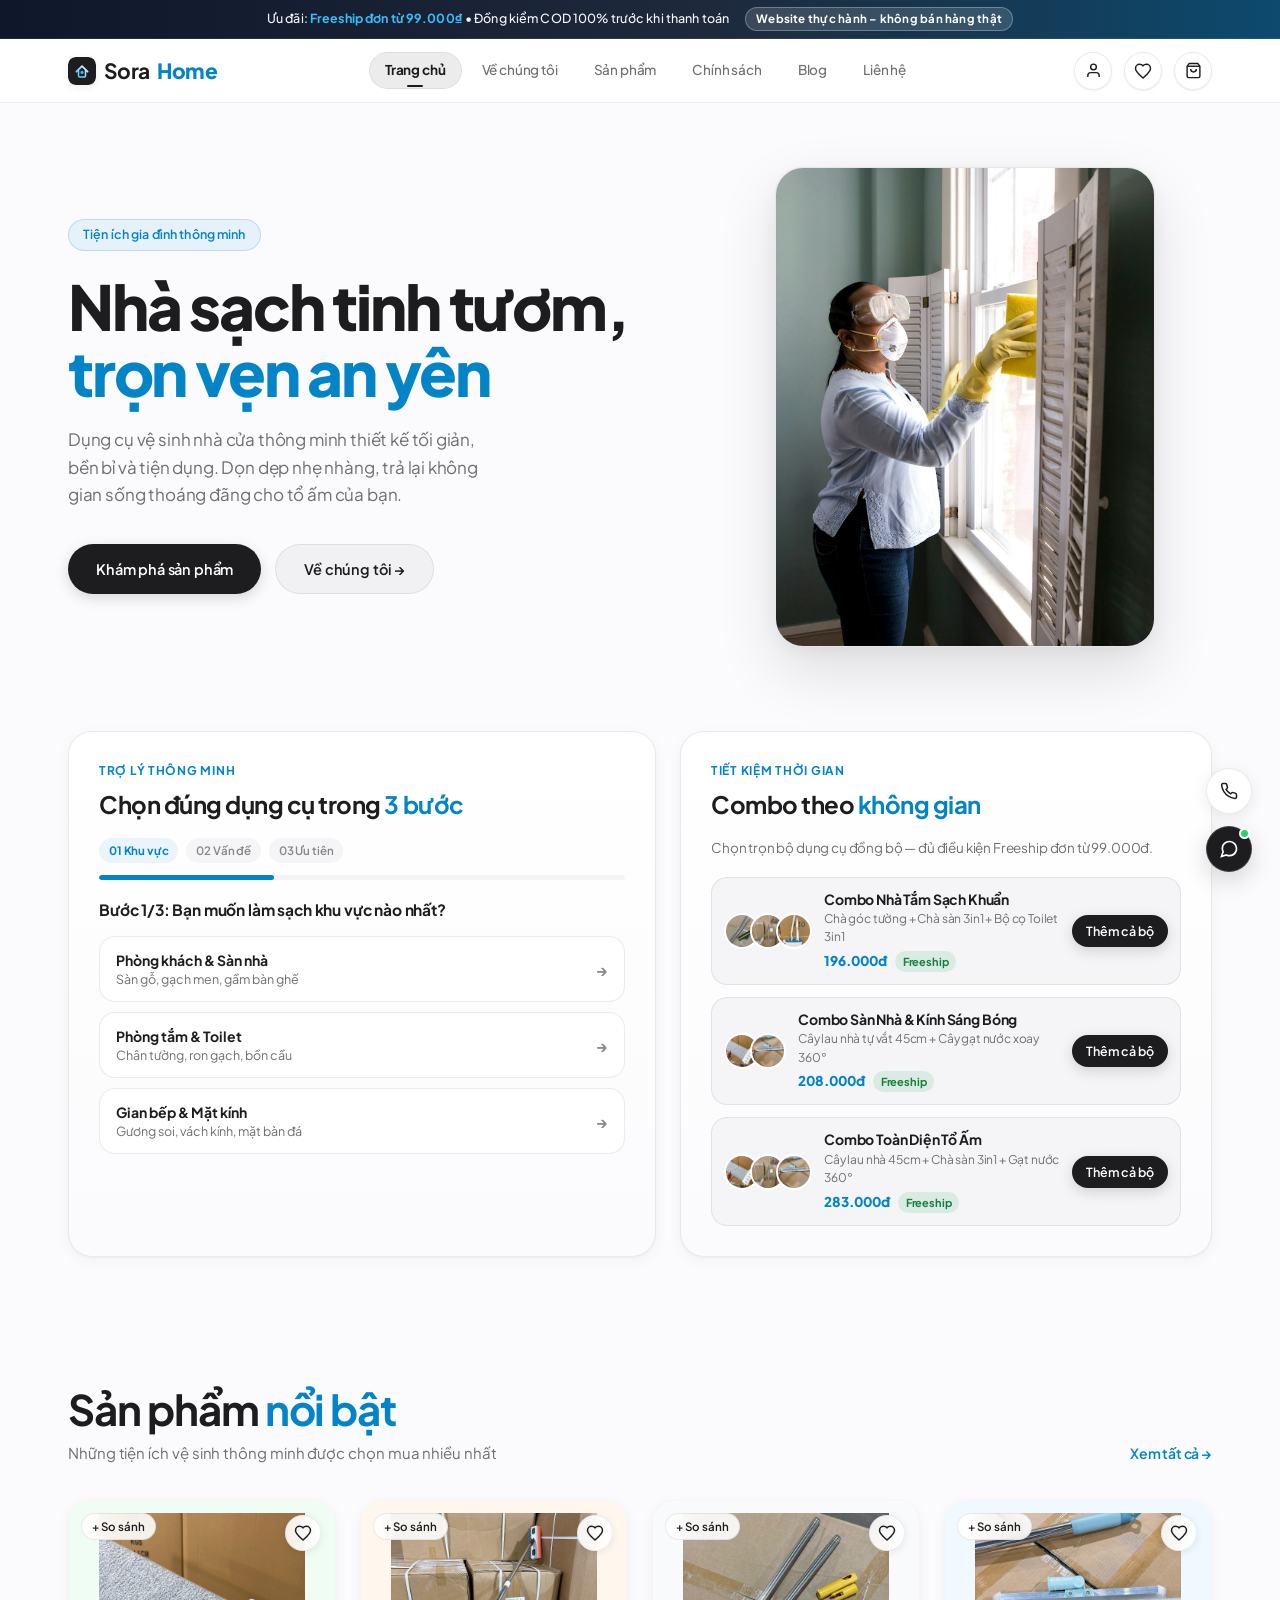
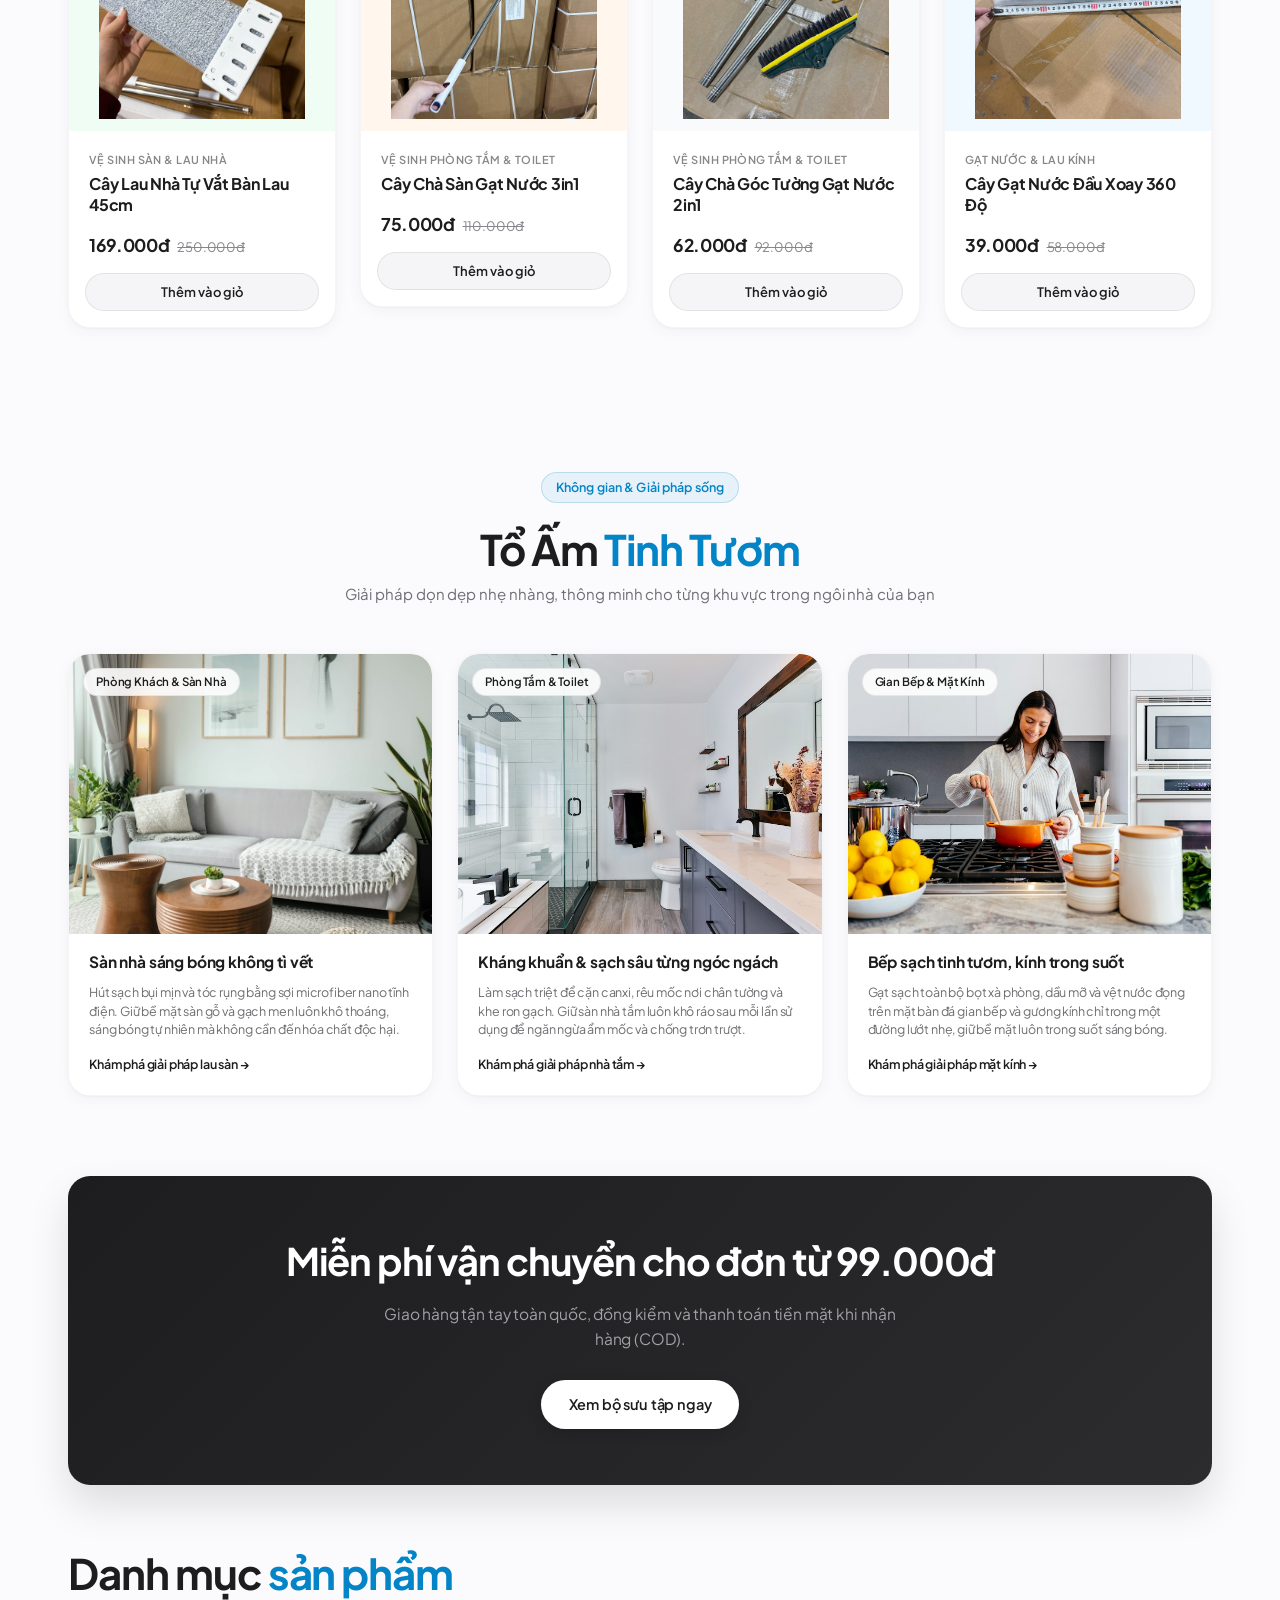
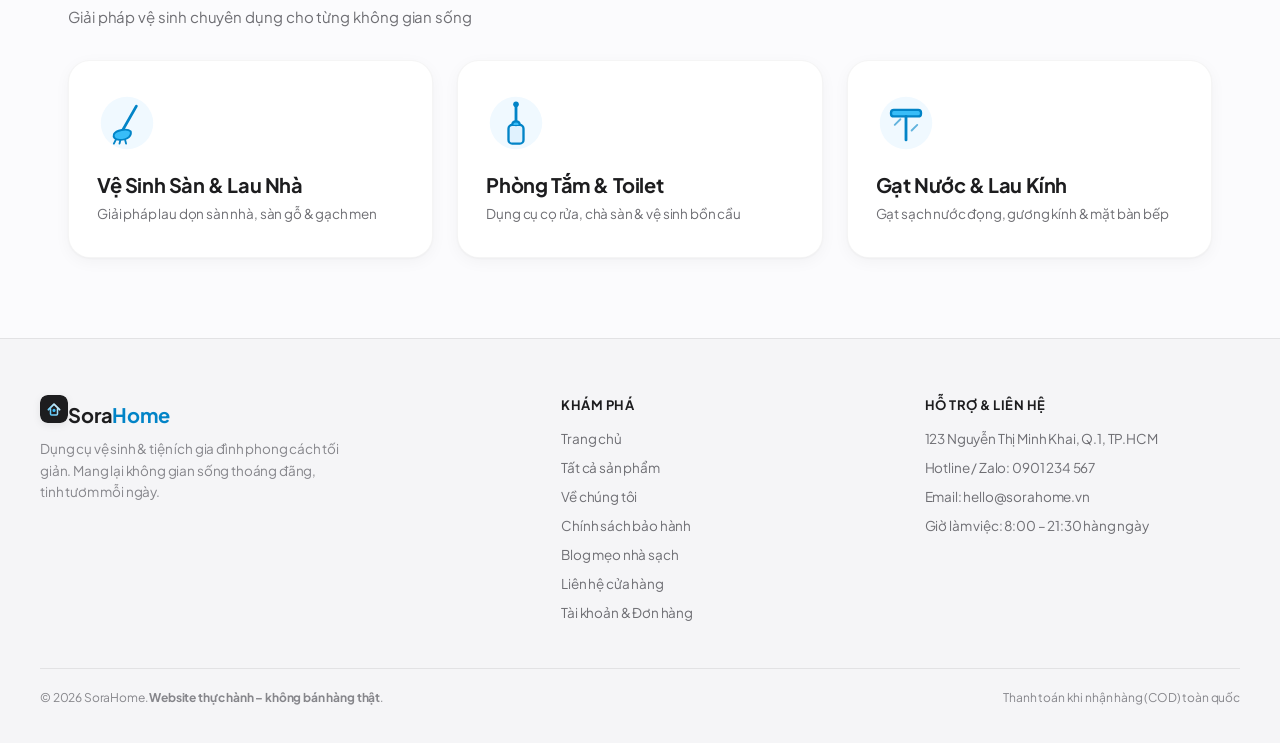
<file: index.html>
﻿<!DOCTYPE html>
<html lang="vi">
<head>
  <!-- Google tag (gtag.js) -->
  <script async src="https://www.googletagmanager.com/gtag/js?id=G-W4507BGZ5G"></script>
  <script>
    window.dataLayer = window.dataLayer || [];
    function gtag(){dataLayer.push(arguments);}
    gtag('js', new Date());

    gtag('config', 'G-W4507BGZ5G');
  </script>
  <meta charset="UTF-8"/>
  <meta name="viewport" content="width=device-width, initial-scale=1.0"/>
  <title>SoraHome — Dụng cụ vệ sinh & Giải pháp nhà sạch tối giản</title>
  <meta name="description" content="SoraHome — Dụng cụ vệ sinh nhà cửa, cây lau nhà thông minh, cọ toilet và tiện ích gia đình tối giản. Giao hàng toàn quốc."/>
  <link rel="icon" type="image/svg+xml" href="favicon.svg?v=26"/>
  <link rel="alternate icon" type="image/x-icon" href="favicon.ico?v=26"/>
  <link rel="apple-touch-icon" href="favicon.png?v=26"/>
  <meta name="theme-color" content="#38BDF8"/>
  <meta property="og:type" content="website"/>
  <meta property="og:title" content="SoraHome — Dụng cụ vệ sinh & Giải pháp nhà sạch tối giản"/>
  <meta property="og:description" content="Nhà sạch tinh tươm, sống trọn an yên. Dụng cụ vệ sinh nhà cửa thông minh thiết kế tối giản, vật liệu bền bỉ."/>
  <meta property="og:image" content="favicon.png?v=26"/>
  <link rel="stylesheet" href="style.css?v=30"/>
</head>
<body>

<div id="site-header"></div>

<!-- Hero Showcase -->
<section class="hero scroll-reveal">
  <div class="hero-text scroll-reveal-left">
    <div class="hero-eyebrow">Tiện ích gia đình thông minh</div>
    <h1 class="hero-title">Nhà sạch tinh tươm, <em>trọn vẹn an yên</em></h1>
    <p class="hero-desc">Dụng cụ vệ sinh nhà cửa thông minh thiết kế tối giản, bền bỉ và tiện dụng. Dọn dẹp nhẹ nhàng, trả lại không gian sống thoáng đãng cho tổ ấm của bạn.</p>
    <div class="hero-cta">
      <a href="products.html" class="btn-primary">Khám phá sản phẩm</a>
      <a href="about.html" class="btn-outline">Về chúng tôi →</a>
    </div>
  </div>
  <div class="hero-visual scroll-reveal-right">
    <div class="hero-campaign-card">
      <img src="images/lifestyle/hero-cleaning-action.jpg" alt="Dọn dẹp và làm sạch sàn nhà tinh tươm cùng SoraHome" class="hero-campaign-img" loading="eager"/>
    </div>
  </div>
</section>

<!-- Smart Assistant Quiz (3 Steps) & Space Combos -->
<section class="smart-section scroll-reveal" id="smart-tools">
  <div class="smart-grid">
    <!-- Left: 3-Step Tool Finder Quiz -->
    <div class="smart-card quiz-card">
      <div class="smart-eyebrow">Trợ lý thông minh</div>
      <h2 class="smart-title">Chọn đúng dụng cụ trong <em>3 bước</em></h2>
      <div class="quiz-steps-pills" id="quiz-steps-pills"></div>
      <div class="quiz-progress">
        <div class="quiz-progress-bar" id="quiz-progress-bar" style="width:33.33%"></div>
      </div>
      <div id="quiz-body"></div>
    </div>

    <!-- Right: Space Combos (1-Click Add) -->
    <div class="smart-card combo-card">
      <div class="smart-eyebrow">Tiết kiệm thời gian</div>
      <h2 class="smart-title">Combo theo <em>không gian</em></h2>
      <p style="font-size:13.5px; color:var(--apple-secondary); margin-bottom:18px;">Chọn trọn bộ dụng cụ đồng bộ — đủ điều kiện Freeship đơn từ 99.000đ.</p>
      <div id="combo-list" class="combo-list"></div>
    </div>
  </div>
</section>

<!-- Featured products -->
<section class="featured scroll-reveal">
  <div class="featured-header">
    <div>
      <h2 class="section-title">Sản phẩm <em>nổi bật</em></h2>
      <p class="section-sub">Những tiện ích vệ sinh thông minh được chọn mua nhiều nhất</p>
    </div>
    <a href="products.html" class="see-all-link">Xem tất cả →</a>
  </div>
  <div class="product-grid" id="featured-grid"></div>
</section>

<!-- Solutions: Giải pháp không gian sống (Editorial Living Spaces) -->
<section class="lookbook-section scroll-reveal" id="lookbook">
  <div class="lookbook-header">
    <div class="hero-eyebrow">Không gian & Giải pháp sống</div>
    <h2 class="section-title">Tổ Ấm <em>Tinh Tươm</em></h2>
    <p class="section-sub">Giải pháp dọn dẹp nhẹ nhàng, thông minh cho từng khu vực trong ngôi nhà của bạn</p>
  </div>

  <div class="lookbook-grid">
    <!-- Space 1: Living Room -->
    <a href="products.html?cat=floor" class="lookbook-card scroll-reveal delay-1" style="text-decoration:none; color:inherit; display:block;">
      <div class="lookbook-img-box">
        <span class="lookbook-overlay-tag">Phòng Khách & Sàn Nhà</span>
        <img src="images/lifestyle/living-space-livingroom.jpg" alt="Sàn nhà sáng bóng không tì vết" class="lookbook-real-img" loading="lazy"/>
      </div>
      <div class="lookbook-meta">
        <div class="lookbook-style-title">Sàn nhà sáng bóng không tì vết</div>
        <p class="lookbook-tip">Hút sạch bụi mịn và tóc rụng bằng sợi microfiber nano tĩnh điện. Giữ bề mặt sàn gỗ và gạch men luôn khô thoáng, sáng bóng tự nhiên mà không cần đến hóa chất độc hại.</p>
        <span class="btn-shop-look">Khám phá giải pháp lau sàn →</span>
      </div>
    </a>

    <!-- Space 2: Bathroom -->
    <a href="products.html?cat=bathroom" class="lookbook-card scroll-reveal delay-2" style="text-decoration:none; color:inherit; display:block;">
      <div class="lookbook-img-box">
        <span class="lookbook-overlay-tag">Phòng Tắm & Toilet</span>
        <img src="images/lifestyle/living-space-bathroom.jpg" alt="Kháng khuẩn & sạch sâu từng ngóc ngách" class="lookbook-real-img" loading="lazy"/>
      </div>
      <div class="lookbook-meta">
        <div class="lookbook-style-title">Kháng khuẩn & sạch sâu từng ngóc ngách</div>
        <p class="lookbook-tip">Làm sạch triệt để cặn canxi, rêu mốc nơi chân tường và khe ron gạch. Giữ sàn nhà tắm luôn khô ráo sau mỗi lần sử dụng để ngăn ngừa ẩm mốc và chống trơn trượt.</p>
        <span class="btn-shop-look">Khám phá giải pháp nhà tắm →</span>
      </div>
    </a>

    <!-- Space 3: Kitchen -->
    <a href="products.html?cat=glass" class="lookbook-card scroll-reveal delay-3" style="text-decoration:none; color:inherit; display:block;">
      <div class="lookbook-img-box">
        <span class="lookbook-overlay-tag">Gian Bếp & Mặt Kính</span>
        <img src="images/lifestyle/living-space-kitchen.jpg" alt="Bếp sạch tinh tươm, kính trong suốt" class="lookbook-real-img" loading="lazy"/>
      </div>
      <div class="lookbook-meta">
        <div class="lookbook-style-title">Bếp sạch tinh tươm, kính trong suốt</div>
        <p class="lookbook-tip">Gạt sạch toàn bộ bọt xà phòng, dầu mỡ và vệt nước đọng trên mặt bàn đá gian bếp và gương kính chỉ trong một đường lướt nhẹ, giữ bề mặt luôn trong suốt sáng bóng.</p>
        <span class="btn-shop-look">Khám phá giải pháp mặt kính →</span>
      </div>
    </a>
  </div>
</section>

<!-- Minimalist Banner CTA -->
<section class="scroll-reveal" style="max-width:1200px; margin:0 auto; padding:0 28px 64px;">
  <div style="background:linear-gradient(135deg, #1d1d1f 0%, #2c2c2e 100%); border-radius:var(--radius-lg); padding:56px 40px; text-align:center; color:#fff; box-shadow:0 20px 40px rgba(0,0,0,0.12);">
    <h2 style="font-size:clamp(26px,4vw,38px); font-weight:700; letter-spacing:-0.03em; margin-bottom:12px;">Miễn phí vận chuyển cho đơn từ 99.000đ</h2>
    <p style="color:#a1a1a6; font-size:15.5px; max-width:540px; margin:0 auto 28px; line-height:1.6;">Giao hàng tận tay toàn quốc, đồng kiểm và thanh toán tiền mặt khi nhận hàng (COD).</p>
    <a href="products.html" class="btn-primary" style="background:#ffffff; color:#1d1d1f;">Xem bộ sưu tập ngay</a>
  </div>
</section>

<!-- Categories (Apple Squircle Surface Cards) -->
<section class="scroll-reveal" style="max-width:1200px; margin:0 auto; padding:0 28px 80px;">
  <h2 class="section-title" style="margin-bottom:8px;">Danh mục <em>sản phẩm</em></h2>
  <p class="section-sub" style="margin-bottom:32px;">Giải pháp vệ sinh chuyên dụng cho từng không gian sống</p>
  <div style="display:grid; grid-template-columns:repeat(auto-fit, minmax(260px, 1fr)); gap:24px;">
    <a href="products.html?cat=floor" class="scroll-reveal-left delay-1" style="display:block; background:#ffffff; border:1px solid var(--apple-border-light); border-radius:var(--radius-lg); padding:32px 28px; box-shadow:var(--shadow-card); transition:transform 0.3s var(--spring-snappy), box-shadow 0.3s ease;" onmouseover="this.style.transform='translateY(-4px)';this.style.boxShadow='var(--shadow-hover)'" onmouseout="this.style.transform='';this.style.boxShadow='var(--shadow-card)'">
      <div style="margin-bottom:16px;">
        <svg width="60" height="60" viewBox="0 0 64 64" fill="none">
          <circle cx="32" cy="32" r="28" fill="#F0F9FF"/>
          <!-- Modern Mop Icon -->
          <line x1="42" y1="14" x2="26" y2="42" stroke="#0284C7" stroke-width="3" stroke-linecap="round"/>
          <path d="M18 44 C20 40, 32 37, 36 41 C37 45, 34 50, 24 50 C19 50, 17 47, 18 44 Z" fill="#38BDF8" stroke="#0284C7" stroke-width="2"/>
          <path d="M20 50 L18 54 M25 50 L24 54 M30 50 L31 54" stroke="#0284C7" stroke-width="2" stroke-linecap="round"/>
        </svg>
      </div>
      <div style="font-size:20px; font-weight:700; color:var(--apple-black); letter-spacing:-0.02em; margin-bottom:4px;">Vệ Sinh Sàn & Lau Nhà</div>
      <div style="font-size:13.5px; color:var(--apple-secondary);">Giải pháp lau dọn sàn nhà, sàn gỗ & gạch men</div>
    </a>

    <a href="products.html?cat=bathroom" class="scroll-reveal delay-2" style="display:block; background:#ffffff; border:1px solid var(--apple-border-light); border-radius:var(--radius-lg); padding:32px 28px; box-shadow:var(--shadow-card); transition:transform 0.3s var(--spring-snappy), box-shadow 0.3s ease;" onmouseover="this.style.transform='translateY(-4px)';this.style.boxShadow='var(--shadow-hover)'" onmouseout="this.style.transform='';this.style.boxShadow='var(--shadow-card)'">
      <div style="margin-bottom:16px;">
        <svg width="60" height="60" viewBox="0 0 64 64" fill="none">
          <circle cx="32" cy="32" r="28" fill="#F0F9FF"/>
          <!-- Modern Toilet Brush & Base Icon -->
          <rect x="24" y="34" width="16" height="20" rx="4" fill="#E0F2FE" stroke="#0284C7" stroke-width="2.5"/>
          <line x1="32" y1="12" x2="32" y2="34" stroke="#0284C7" stroke-width="3" stroke-linecap="round"/>
          <circle cx="32" cy="12" r="3" fill="#0284C7"/>
          <path d="M28 34 C28 29, 36 29, 36 34" stroke="#0284C7" stroke-width="2.5" fill="#38BDF8"/>
        </svg>
      </div>
      <div style="font-size:20px; font-weight:700; color:var(--apple-black); letter-spacing:-0.02em; margin-bottom:4px;">Phòng Tắm & Toilet</div>
      <div style="font-size:13.5px; color:var(--apple-secondary);">Dụng cụ cọ rửa, chà sàn & vệ sinh bồn cầu</div>
    </a>

    <a href="products.html?cat=glass" class="scroll-reveal-right delay-3" style="display:block; background:#ffffff; border:1px solid var(--apple-border-light); border-radius:var(--radius-lg); padding:32px 28px; box-shadow:var(--shadow-card); transition:transform 0.3s var(--spring-snappy), box-shadow 0.3s ease;" onmouseover="this.style.transform='translateY(-4px)';this.style.boxShadow='var(--shadow-hover)'" onmouseout="this.style.transform='';this.style.boxShadow='var(--shadow-card)'">
      <div style="margin-bottom:16px;">
        <svg width="60" height="60" viewBox="0 0 64 64" fill="none">
          <circle cx="32" cy="32" r="28" fill="#F0F9FF"/>
          <!-- Modern Squeegee / Glass Wiper Icon -->
          <rect x="16" y="18" width="32" height="7" rx="3" fill="#38BDF8" stroke="#0284C7" stroke-width="2.5"/>
          <line x1="32" y1="25" x2="32" y2="50" stroke="#0284C7" stroke-width="3" stroke-linecap="round"/>
          <path d="M20 34 L26 28 M38 40 L44 34" stroke="#0284C7" stroke-width="2" stroke-linecap="round" opacity="0.6"/>
        </svg>
      </div>
      <div style="font-size:20px; font-weight:700; color:var(--apple-black); letter-spacing:-0.02em; margin-bottom:4px;">Gạt Nước & Lau Kính</div>
      <div style="font-size:13.5px; color:var(--apple-secondary);">Gạt sạch nước đọng, gương kính & mặt bàn bếp</div>
    </a>
  </div>
</section>

<div id="site-footer"></div>
<div class="toast-container"></div>

<script src="products.js?v=30"></script>
<script src="cart.js?v=30"></script>
<script src="main.js?v=30"></script>
<script>
  renderHeader();
  renderFooter();

  // Hiển thị 4 sản phẩm bán chạy nhất kèm hiệu ứng cuộn mượt
  const featured = [...PRODUCTS].sort((a,b) => b.reviewsCount - a.reviewsCount).slice(0, 4);
  const featuredGrid = document.getElementById('featured-grid');
  featuredGrid.innerHTML = featured.map((p, idx) => {
    return `<div class="scroll-reveal delay-${idx + 1}">${productCardHTML(p)}</div>`;
  }).join('');
  setTimeout(initScrollReveal, 50);
</script>
</body>
</html>
</file>
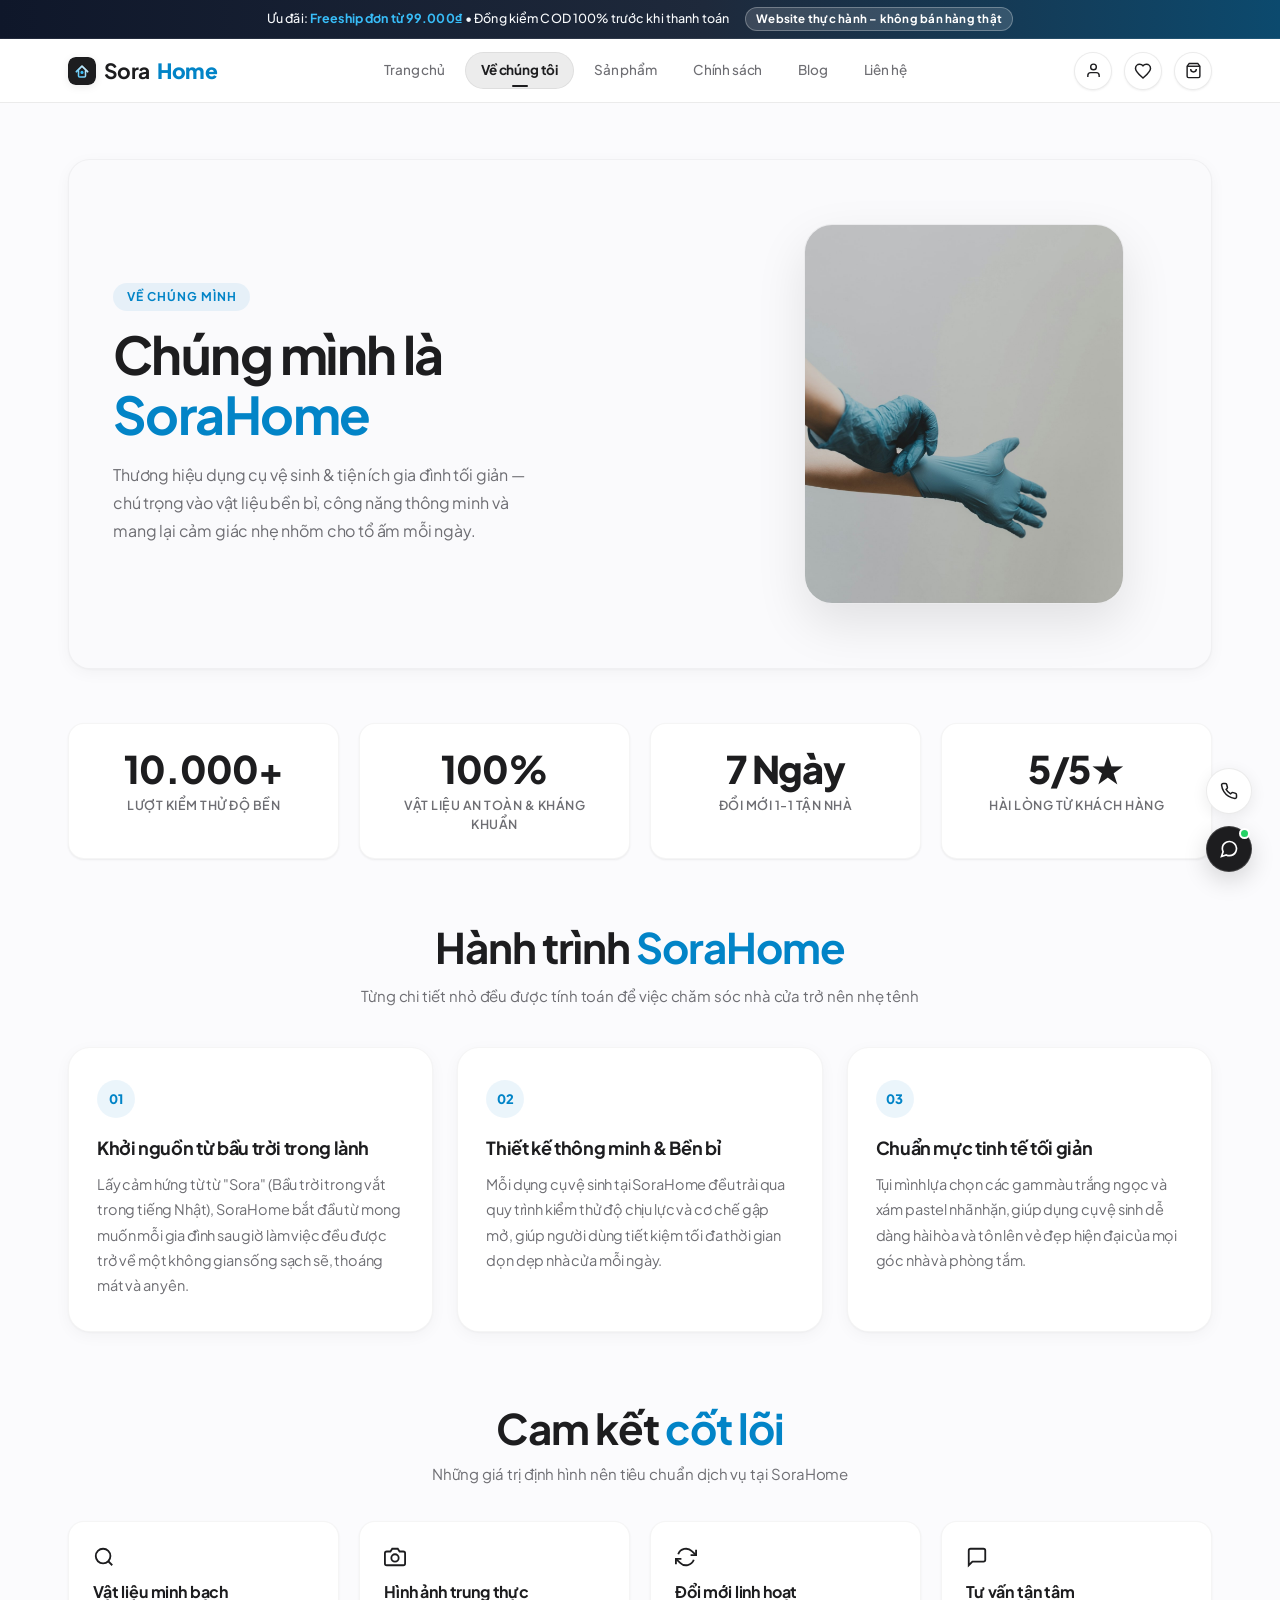
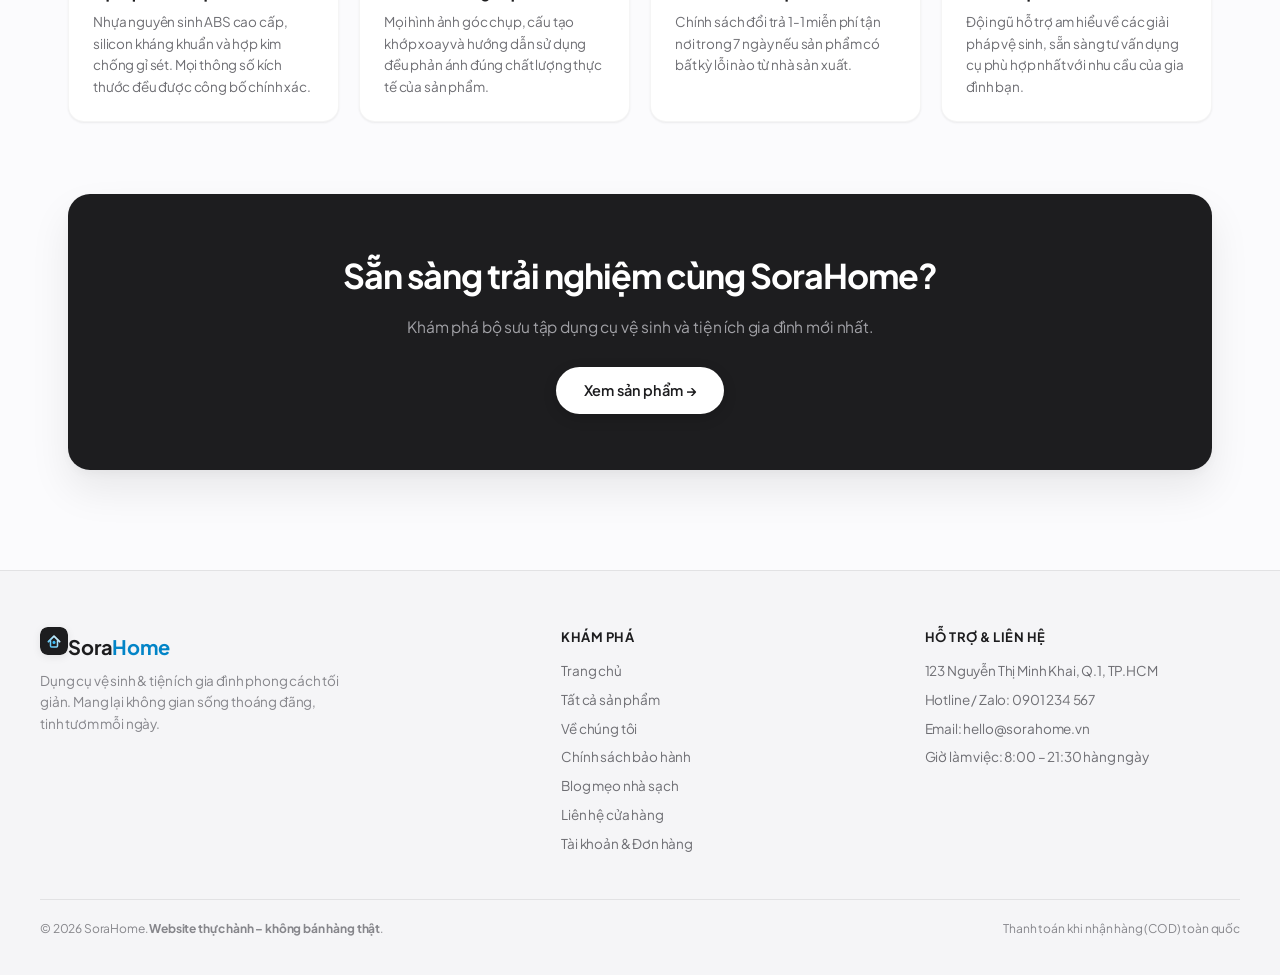
<file: about.html>
﻿<!DOCTYPE html>
<html lang="vi">
<head>
  <!-- Google tag (gtag.js) -->
  <script async src="https://www.googletagmanager.com/gtag/js?id=G-W4507BGZ5G"></script>
  <script>
    window.dataLayer = window.dataLayer || [];
    function gtag(){dataLayer.push(arguments);}
    gtag('js', new Date());

    gtag('config', 'G-W4507BGZ5G');
  </script>
  <meta charset="UTF-8"/>
  <meta name="viewport" content="width=device-width, initial-scale=1.0"/>
  <title>Về chúng tôi — SoraHome</title>
  <meta name="description" content="Câu chuyện và triết lý thiết kế của SoraHome — Dụng cụ vệ sinh & Tiện ích nhà cửa tối giản."/>
  <link rel="icon" type="image/svg+xml" href="favicon.svg?v=26"/>
  <link rel="alternate icon" type="image/x-icon" href="favicon.ico?v=26"/>
  <link rel="apple-touch-icon" href="favicon.png?v=26"/>
  <meta name="theme-color" content="#38BDF8"/>
  <meta property="og:title" content="Câu chuyện SoraHome — Không gian trong lành, tinh tươm từng góc nhỏ"/>
  <meta property="og:description" content="Khám phá triết lý thiết kế dụng cụ vệ sinh nhà cửa tối giản chuẩn phong cách Nhật Bản của SoraHome."/>
  <meta property="og:image" content="favicon.png?v=26"/>
  <link rel="stylesheet" href="style.css?v=30"/>
</head>
<body>

<div id="site-header"></div>

<div class="page">
  <!-- Hero about with Apple Reveal -->
  <div class="about-hero scroll-reveal">
    <div class="scroll-reveal-left delay-1">
      <div style="display:inline-block; font-size:12px; font-weight:700; text-transform:uppercase; letter-spacing:0.08em; color:var(--accent-rose); background:var(--accent-rose-soft); padding:5px 14px; border-radius:999px; margin-bottom:14px;">
        Về chúng mình
      </div>
      <div style="font-size:clamp(32px,5vw,52px); font-weight:700; line-height:1.15; letter-spacing:-0.03em; margin-bottom:16px; color:var(--apple-black);">
        Chúng mình là<br/><span style="color:var(--accent-rose);">SoraHome</span>
      </div>
      <p style="font-size:16px; line-height:1.75; color:var(--apple-secondary); max-width:440px;">
        Thương hiệu dụng cụ vệ sinh & tiện ích gia đình tối giản — chú trọng vào vật liệu bền bỉ, công năng thông minh và mang lại cảm giác nhẹ nhõm cho tổ ấm mỗi ngày.
      </p>
    </div>
    <div class="about-visual scroll-reveal-right delay-2" style="text-align:center;">
      <div style="width: 320px; max-width: 100%; height: 380px; margin: 0 auto; border-radius: 28px; overflow: hidden; box-shadow: 0 20px 50px rgba(0,0,0,0.1); border: 1px solid rgba(0,0,0,0.06);">
        <img src="images/lifestyle/about-cleaning-lifestyle.jpg" alt="Không gian dụng cụ vệ sinh gọn gàng, tinh tươm cùng SoraHome" style="width:100%; height:100%; object-fit:cover; display:block;"/>
      </div>
    </div>
  </div>

  <!-- Interactive Apple Stats Strip -->
  <div class="stats-strip">
    <div class="stat-item-box scroll-reveal delay-1">
      <div class="stat-item-number" data-counter="10000" data-suffix="+">0</div>
      <div class="stat-item-label">Lượt kiểm thử độ bền</div>
    </div>
    <div class="stat-item-box scroll-reveal delay-2">
      <div class="stat-item-number" data-counter="100" data-suffix="%">0</div>
      <div class="stat-item-label">Vật liệu an toàn & kháng khuẩn</div>
    </div>
    <div class="stat-item-box scroll-reveal delay-3">
      <div class="stat-item-number" data-counter="7" data-suffix=" Ngày">0</div>
      <div class="stat-item-label">Đổi mới 1-1 tận nhà</div>
    </div>
    <div class="stat-item-box scroll-reveal delay-4">
      <div class="stat-item-number" data-counter="5" data-suffix="/5★">0</div>
      <div class="stat-item-label">Hài lòng từ khách hàng</div>
    </div>
  </div>

  <!-- Story Chapters -->
  <div style="margin-bottom:72px;">
    <div class="scroll-reveal" style="text-align:center; max-width:600px; margin:0 auto 40px;">
      <h2 class="section-title" style="margin-bottom:12px;">Hành trình <em>SoraHome</em></h2>
      <p class="section-sub">Từng chi tiết nhỏ đều được tính toán để việc chăm sóc nhà cửa trở nên nhẹ tênh</p>
    </div>

    <div style="display:grid; grid-template-columns:repeat(auto-fit, minmax(290px, 1fr)); gap:24px;">
      <!-- Chapter 01 -->
      <div class="story-chapter-card scroll-reveal delay-1">
        <div class="story-chapter-num">01</div>
        <h3 style="font-size:18px; font-weight:700; color:var(--apple-black); margin-bottom:10px; letter-spacing:-0.02em;">Khởi nguồn từ bầu trời trong lành</h3>
        <p style="font-size:14.5px; line-height:1.75; color:var(--apple-secondary); margin:0;">
          Lấy cảm hứng từ từ "Sora" (Bầu trời trong vắt trong tiếng Nhật), SoraHome bắt đầu từ mong muốn mỗi gia đình sau giờ làm việc đều được trở về một không gian sống sạch sẽ, thoáng mát và an yên.
        </p>
      </div>

      <!-- Chapter 02 -->
      <div class="story-chapter-card scroll-reveal delay-2">
        <div class="story-chapter-num">02</div>
        <h3 style="font-size:18px; font-weight:700; color:var(--apple-black); margin-bottom:10px; letter-spacing:-0.02em;">Thiết kế thông minh & Bền bỉ</h3>
        <p style="font-size:14.5px; line-height:1.75; color:var(--apple-secondary); margin:0;">
          Mỗi dụng cụ vệ sinh tại SoraHome đều trải qua quy trình kiểm thử độ chịu lực và cơ chế gập mở, giúp người dùng tiết kiệm tối đa thời gian dọn dẹp nhà cửa mỗi ngày.
        </p>
      </div>

      <!-- Chapter 03 -->
      <div class="story-chapter-card scroll-reveal delay-3">
        <div class="story-chapter-num">03</div>
        <h3 style="font-size:18px; font-weight:700; color:var(--apple-black); margin-bottom:10px; letter-spacing:-0.02em;">Chuẩn mực tinh tế tối giản</h3>
        <p style="font-size:14.5px; line-height:1.75; color:var(--apple-secondary); margin:0;">
          Tụi mình lựa chọn các gam màu trắng ngọc và xám pastel nhã nhặn, giúp dụng cụ vệ sinh dễ dàng hài hòa và tôn lên vẻ đẹp hiện đại của mọi góc nhà và phòng tắm.
        </p>
      </div>
    </div>
  </div>

  <!-- Values (Clean Minimalist Icons with Apple Reveal) -->
  <div style="margin-bottom:72px;">
    <div class="scroll-reveal" style="text-align:center; max-width:600px; margin:0 auto 36px;">
      <h2 class="section-title" style="margin-bottom:10px;">Cam kết <em>cốt lõi</em></h2>
      <p class="section-sub">Những giá trị định hình nên tiêu chuẩn dịch vụ tại SoraHome</p>
    </div>

    <div class="value-cards">
      <div class="value-card scroll-reveal delay-1">
        <div class="value-icon">
          <svg viewBox="0 0 24 24" width="22" height="22" fill="none" stroke="currentColor" stroke-width="2"><circle cx="11" cy="11" r="8"/><line x1="21" y1="21" x2="16.65" y2="16.65"/></svg>
        </div>
        <div class="value-title">Vật liệu minh bạch</div>
        <div class="value-desc">Nhựa nguyên sinh ABS cao cấp, silicon kháng khuẩn và hợp kim chống gỉ sét. Mọi thông số kích thước đều được công bố chính xác.</div>
      </div>
      <div class="value-card scroll-reveal delay-2">
        <div class="value-icon">
          <svg viewBox="0 0 24 24" width="22" height="22" fill="none" stroke="currentColor" stroke-width="2"><path d="M23 19a2 2 0 0 1-2 2H3a2 2 0 0 1-2-2V8a2 2 0 0 1 2-2h4l2-3h6l2 3h4a2 2 0 0 1 2 2z"/><circle cx="12" cy="13" r="4"/></svg>
        </div>
        <div class="value-title">Hình ảnh trung thực</div>
        <div class="value-desc">Mọi hình ảnh góc chụp, cấu tạo khớp xoay và hướng dẫn sử dụng đều phản ánh đúng chất lượng thực tế của sản phẩm.</div>
      </div>
      <div class="value-card scroll-reveal delay-3">
        <div class="value-icon">
          <svg viewBox="0 0 24 24" width="22" height="22" fill="none" stroke="currentColor" stroke-width="2"><polyline points="23 4 23 10 17 10"/><polyline points="1 20 1 14 7 14"/><path d="M3.51 9a9 9 0 0 1 14.85-3.36L23 10M1 14l4.64 4.36A9 9 0 0 0 20.49 15"/></svg>
        </div>
        <div class="value-title">Đổi mới linh hoạt</div>
        <div class="value-desc">Chính sách đổi trả 1-1 miễn phí tận nơi trong 7 ngày nếu sản phẩm có bất kỳ lỗi nào từ nhà sản xuất.</div>
      </div>
      <div class="value-card scroll-reveal delay-4">
        <div class="value-icon">
          <svg viewBox="0 0 24 24" width="22" height="22" fill="none" stroke="currentColor" stroke-width="2"><path d="M21 15a2 2 0 0 1-2 2H7l-4 4V5a2 2 0 0 1 2-2h14a2 2 0 0 1 2 2z"/></svg>
        </div>
        <div class="value-title">Tư vấn tận tâm</div>
        <div class="value-desc">Đội ngũ hỗ trợ am hiểu về các giải pháp vệ sinh, sẵn sàng tư vấn dụng cụ phù hợp nhất với nhu cầu của gia đình bạn.</div>
      </div>
    </div>
  </div>

  <!-- CTA with Scroll Reveal -->
  <div class="scroll-reveal" style="background:var(--apple-black); border-radius:var(--radius-lg); padding:56px 40px; text-align:center; box-shadow:var(--shadow-hover);">
    <h2 style="font-size:clamp(22px,3.5vw,34px); font-weight:700; color:#fff; letter-spacing:-0.03em; margin-bottom:12px;">Sẵn sàng trải nghiệm cùng SoraHome?</h2>
    <p style="color:#a1a1a6; font-size:15.5px; margin-bottom:28px;">Khám phá bộ sưu tập dụng cụ vệ sinh và tiện ích gia đình mới nhất.</p>
    <a href="products.html" class="btn-primary" style="background:#ffffff; color:#1d1d1f; display:inline-block; font-weight:600; padding:12px 28px;">Xem sản phẩm →</a>
  </div>
</div>

<div id="site-footer"></div>
<div class="toast-container"></div>

<script src="products.js?v=30"></script>
<script src="cart.js?v=30"></script>
<script src="main.js?v=30"></script>
<script>
  renderHeader();
  renderFooter();
</script>
</body>
</html>
</file>
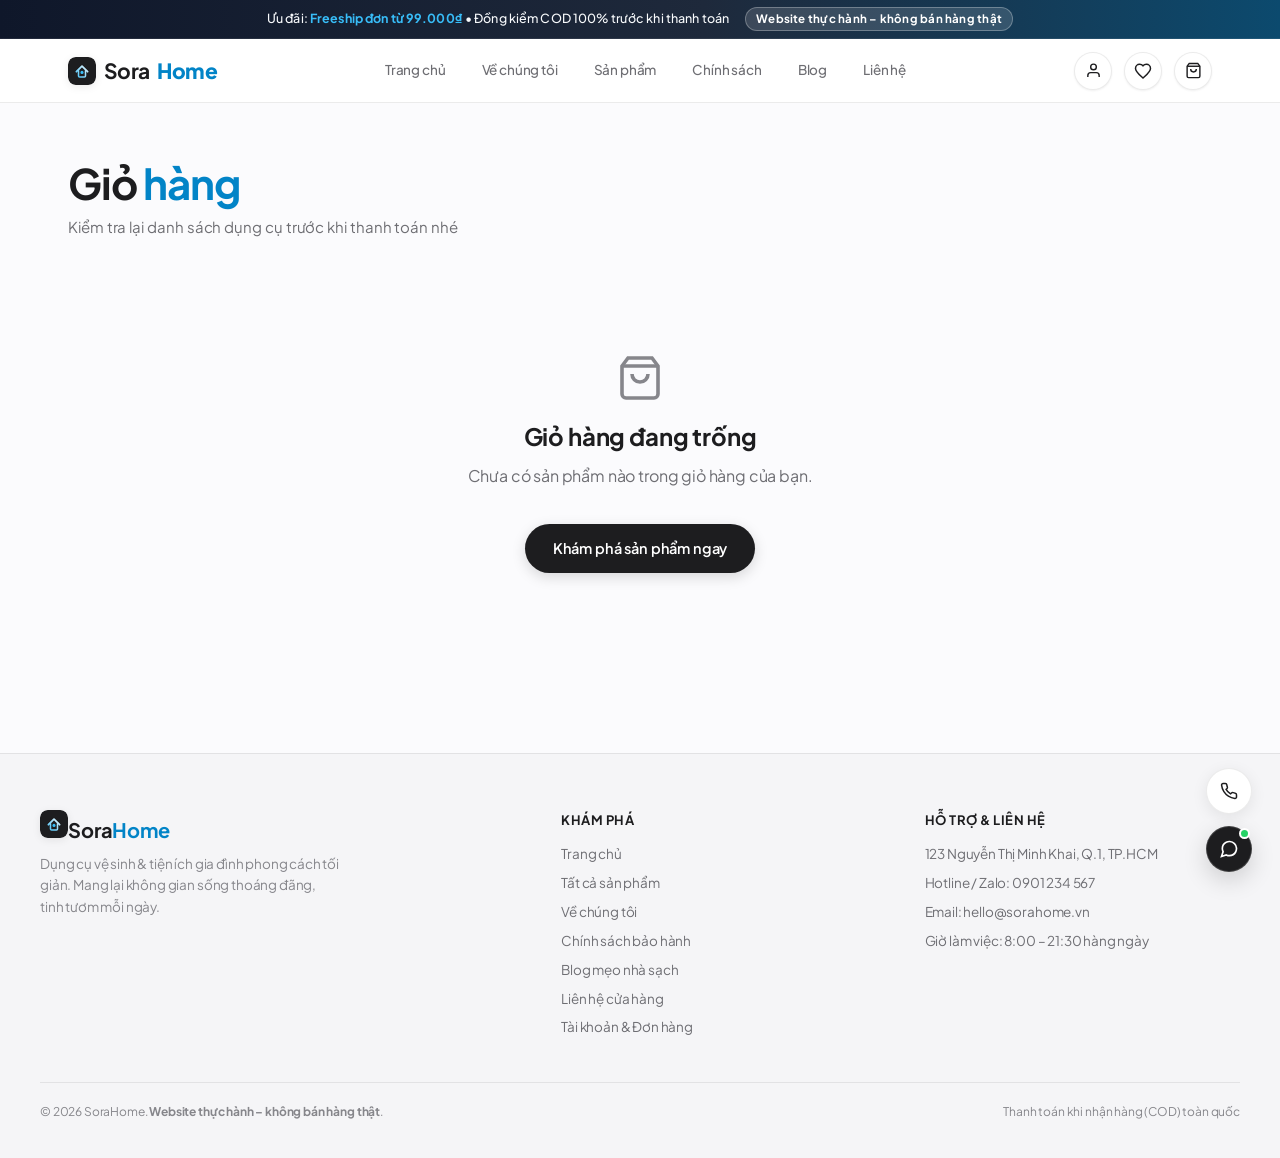
<file: cart.html>
﻿<!DOCTYPE html>
<html lang="vi">
<head>
  <!-- Google tag (gtag.js) -->
  <script async src="https://www.googletagmanager.com/gtag/js?id=G-W4507BGZ5G"></script>
  <script>
    window.dataLayer = window.dataLayer || [];
    function gtag(){dataLayer.push(arguments);}
    gtag('js', new Date());

    gtag('config', 'G-W4507BGZ5G');
  </script>
  <meta charset="UTF-8"/>
  <meta name="viewport" content="width=device-width, initial-scale=1.0"/>
  <title>Giỏ hàng — SoraHome</title>
  <link rel="icon" type="image/svg+xml" href="favicon.svg?v=26"/>
  <link rel="alternate icon" type="image/x-icon" href="favicon.ico?v=26"/>
  <link rel="apple-touch-icon" href="favicon.png?v=26"/>
  <meta name="theme-color" content="#38BDF8"/>
  <meta property="og:title" content="Giỏ hàng của bạn — SoraHome"/>
  <meta property="og:description" content="Kiểm tra lại danh sách dụng cụ vệ sinh nhà cửa và ưu đãi miễn phí giao hàng trước khi đặt hàng."/>
  <meta property="og:image" content="favicon.png?v=26"/>
  <link rel="stylesheet" href="style.css?v=30"/>
</head>
<body>

<div id="site-header"></div>

<div class="page">
  <h1 class="section-title" style="margin-bottom:8px;">Giỏ <em>hàng</em></h1>
  <p class="section-sub" style="margin-bottom:36px;">Kiểm tra lại danh sách dụng cụ trước khi thanh toán nhé</p>

  <!-- Empty state -->
  <div class="empty-cart" id="empty-cart" style="display:none;">
    <div class="big-icon">
      <svg viewBox="0 0 24 24" width="48" height="48" fill="none" stroke="currentColor" stroke-width="1.8" style="margin:0 auto 16px; color:var(--apple-tertiary);"><path d="M6 2L3 6v14a2 2 0 002 2h14a2 2 0 002-2V6l-3-4z"/><line x1="3" y1="6" x2="21" y2="6"/><path d="M16 10a4 4 0 01-8 0"/></svg>
    </div>
    <h2>Giỏ hàng đang trống</h2>
    <p>Chưa có sản phẩm nào trong giỏ hàng của bạn.</p>
    <a href="products.html" class="btn-primary" style="display:inline-block; margin-top:12px;">Khám phá sản phẩm ngay</a>
  </div>

  <div class="cart-layout" id="cart-layout">
    <!-- Items -->
    <div>
      <div id="cart-items-list"></div>

      <div style="margin-top:20px; display:flex; gap:12px; align-items:center; flex-wrap:wrap;">
        <a href="products.html" style="font-size:13.5px; font-weight:600; color:var(--accent-rose); text-decoration:none;">← Tiếp tục mua sắm</a>
        <button id="clear-cart-btn" style="font-size:13px; font-weight:500; color:var(--apple-tertiary); margin-left:auto; background:none; border:none; cursor:pointer;" onclick="confirmClear()">Xóa toàn bộ</button>
      </div>
    </div>

    <!-- Summary -->
    <div class="cart-summary-box">
      <div class="summary-title">Tóm tắt đơn hàng</div>
      <div class="summary-row"><span>Tạm tính</span><span id="sum-subtotal">—</span></div>
      <div class="summary-row" id="sum-ship-row"><span>Phí giao hàng</span><span id="sum-ship">—</span></div>
      <div id="free-ship-banner" class="free-ship-notice" style="display:none;">Bạn được miễn phí giao hàng</div>
      <div id="near-free-ship" class="free-ship-notice" style="display:none; background:#555;"></div>
      <div class="summary-total">
        <span class="summary-total-label">Tổng cộng</span>
        <span class="summary-total-price" id="sum-total">—</span>
      </div>
      <a href="checkout.html" class="btn-checkout" id="checkout-btn">Tiến hành đặt hàng COD →</a>
      <p style="font-size:12px; color:#aaa; text-align:center; margin-top:12px;">Thanh toán khi nhận hàng (COD) · Giao nhanh toàn quốc</p>
    </div>
  </div>
</div>

<div id="site-footer"></div>
<div class="toast-container"></div>

<script src="products.js?v=30"></script>
<script src="cart.js?v=30"></script>
<script src="main.js?v=30"></script>
<script>
  renderHeader();
  renderFooter();

  function getItemVisual(item) {
    const p = PRODUCTS.find(x => x.id === item.id);
    if (!p) return '';
    if (item.image || p.image) {
      return `<img src="${item.image || p.image}" alt="${p.name}" style="width:100%; height:100%; object-fit:cover; border-radius:inherit; display:block;" />`;
    }
    return `<svg width="36" height="36" viewBox="0 0 80 80" fill="none"><ellipse cx="40" cy="30" rx="30" ry="20" fill="${p.cardBg}" stroke="${p.cardAccent}" stroke-width="3"/><rect x="34" y="48" width="12" height="22" rx="6" fill="${p.cardAccent}"/></svg>`;
  }

  function renderCart() {
    const cart = getCart();
    const empty = cart.length === 0;

    document.getElementById('empty-cart').style.display = empty ? 'block' : 'none';
    document.getElementById('cart-layout').style.display = empty ? 'none' : 'grid';

    if (empty) return;

    // Items
    document.getElementById('cart-items-list').innerHTML = cart.map(item => {
      const p = PRODUCTS.find(x => x.id === item.id);
      return `
        <div class="cart-item">
          <div class="cart-item-thumb" style="background:${p && p.cardBg ? p.cardBg : '#f5f5f5'}">
            ${getItemVisual(item)}
          </div>
          <div>
            <div class="cart-item-name">${item.name}</div>
            ${item.swatch ? `<div class="cart-item-swatch">Màu: ${item.swatch}</div>` : ''}
            ${item.customEngraving && item.customEngraving.text ? `
              <div class="cart-item-engraving" style="margin-top:4px; font-size:12px; color:var(--apple-secondary); background:var(--apple-surface-secondary); border:1px solid var(--apple-border); padding:2px 8px; border-radius:6px; display:inline-block;">
                Khắc tên: <strong>${item.customEngraving.text}</strong> <span style="font-size:11px; color:var(--apple-tertiary);">(${item.customEngraving.finish || 'Tiêu chuẩn'})</span>
              </div>
            ` : ''}
            <div class="cart-item-price" style="margin-top:4px;">${fmt(item.price * item.qty)}</div>
          </div>
          <div class="cart-item-right">
            <button class="btn-remove" onclick="doRemove(${item.id},'${item.swatch || ''}','${(item.customEngraving && item.customEngraving.text) ? item.customEngraving.text.replace(/'/g, "\\'") : ''}')" aria-label="Xóa">×</button>
            <div class="cart-qty-ctrl">
              <button onclick="doQty(${item.id},'${item.swatch || ''}',${item.qty - 1},'${(item.customEngraving && item.customEngraving.text) ? item.customEngraving.text.replace(/'/g, "\\'") : ''}')">−</button>
              <span>${item.qty}</span>
              <button onclick="doQty(${item.id},'${item.swatch || ''}',${item.qty + 1},'${(item.customEngraving && item.customEngraving.text) ? item.customEngraving.text.replace(/'/g, "\\'") : ''}')">+</button>
            </div>
            <div style="font-size:12.5px; color:var(--apple-tertiary);">${fmt(item.price)} × ${item.qty}</div>
          </div>
        </div>
      `;
    }).join('');

    // Summary
    const sub = getSubtotal();
    const ship = getShipFee();
    const total = getTotal();

    document.getElementById('sum-subtotal').textContent = fmt(sub);
    document.getElementById('sum-ship').textContent = ship === 0 ? 'Miễn phí' : fmt(ship);
    document.getElementById('sum-total').textContent = fmt(total);

    if (ship === 0 && sub > 0) {
      document.getElementById('free-ship-banner').style.display = 'block';
      document.getElementById('near-free-ship').style.display = 'none';
    } else {
      document.getElementById('free-ship-banner').style.display = 'none';
      const remaining = FREE_SHIP_THRESHOLD - sub;
      if (remaining > 0 && remaining < FREE_SHIP_THRESHOLD) {
        document.getElementById('near-free-ship').style.display = 'block';
        document.getElementById('near-free-ship').textContent = `Mua thêm ${fmt(remaining)} để được miễn phí giao hàng!`;
      } else {
        document.getElementById('near-free-ship').style.display = 'none';
      }
    }
  }

  function doRemove(id, swatch, engText) {
    const cleanSwatch = (!swatch || swatch === 'null' || swatch === 'undefined') ? null : swatch;
    const cleanEng = (!engText || engText === 'null' || engText === 'undefined') ? null : engText;
    removeFromCart(id, cleanSwatch, cleanEng);
    showToast('Đã xóa khỏi giỏ hàng');
    renderCart();
  }

  function doQty(id, swatch, newQty, engText) {
    const cleanSwatch = (!swatch || swatch === 'null' || swatch === 'undefined') ? null : swatch;
    const cleanEng = (!engText || engText === 'null' || engText === 'undefined') ? null : engText;
    updateQty(id, cleanSwatch, newQty, cleanEng);
    renderCart();
  }

  function confirmClear() {
    if (confirm('Xóa toàn bộ giỏ hàng?')) {
      clearCart();
      renderCart();
      showToast('Đã xóa giỏ hàng');
    }
  }

  renderCart();
</script>
</body>
</html>
</file>
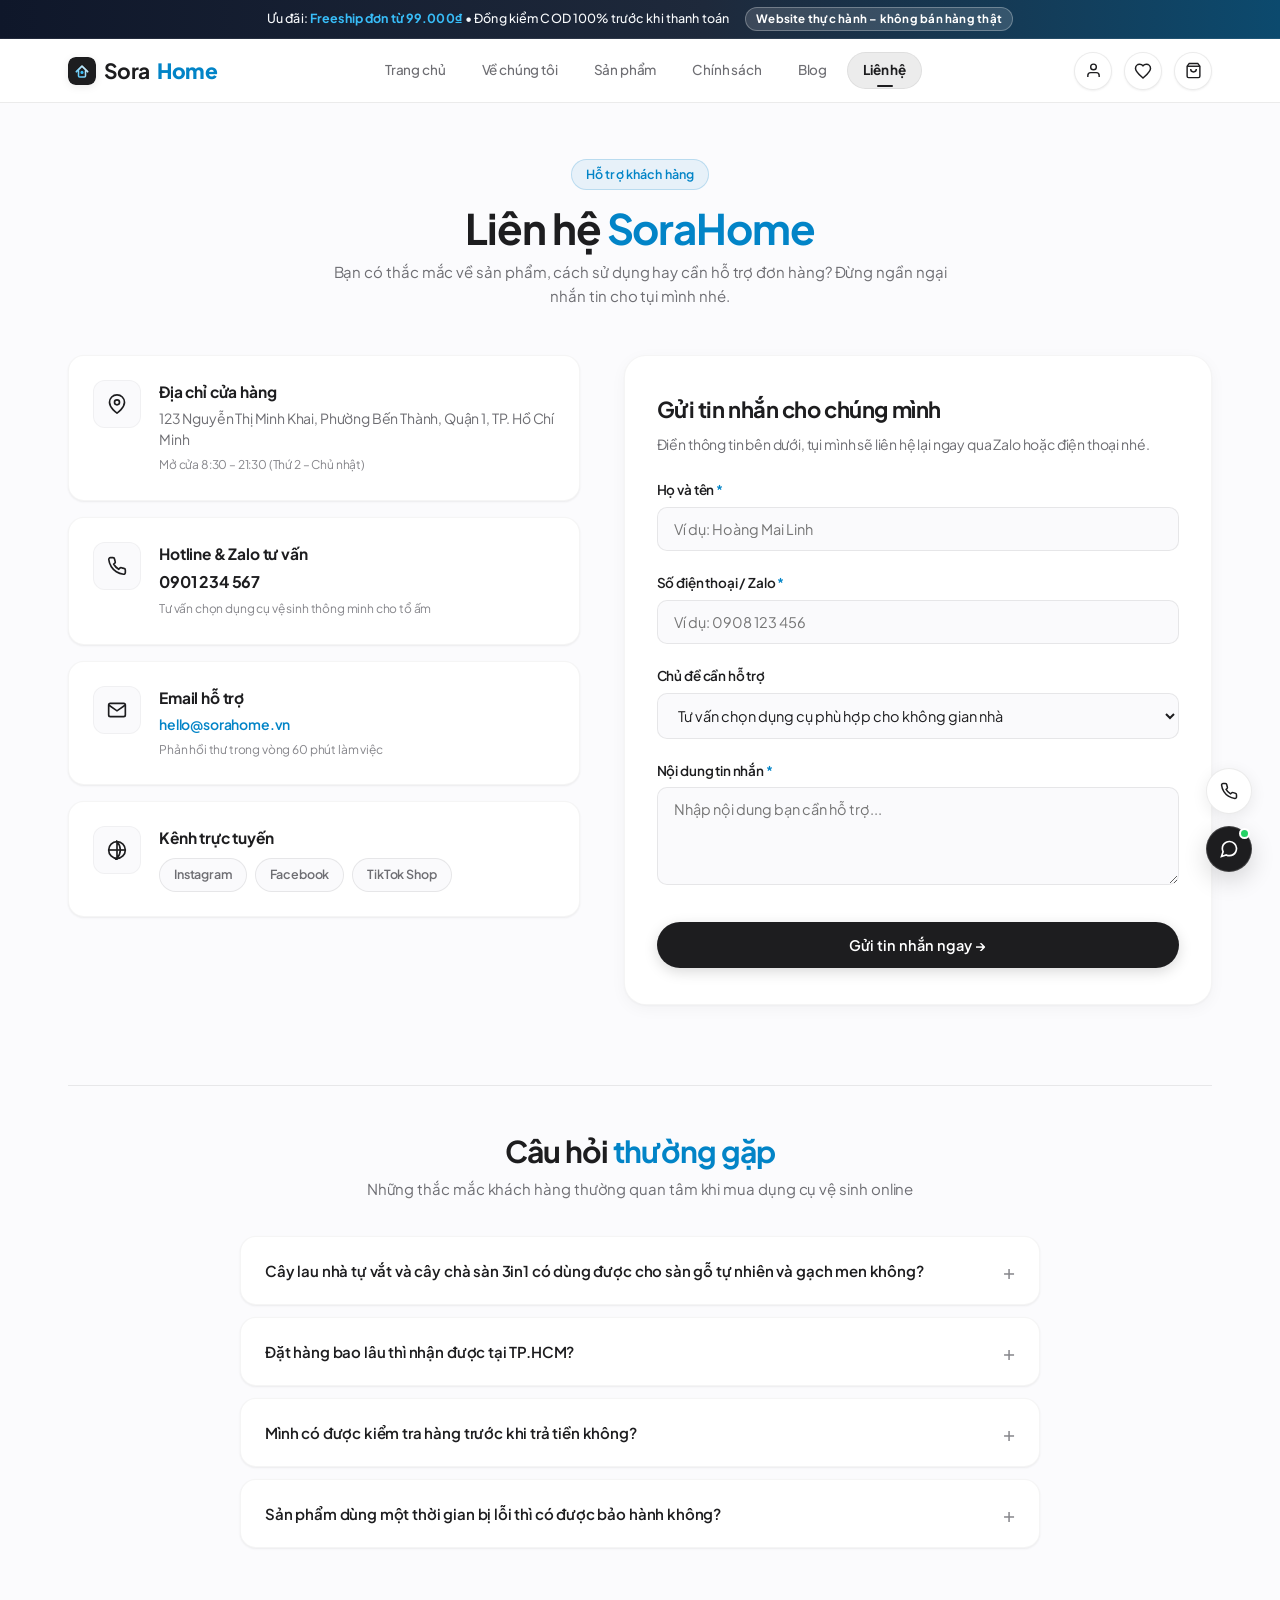
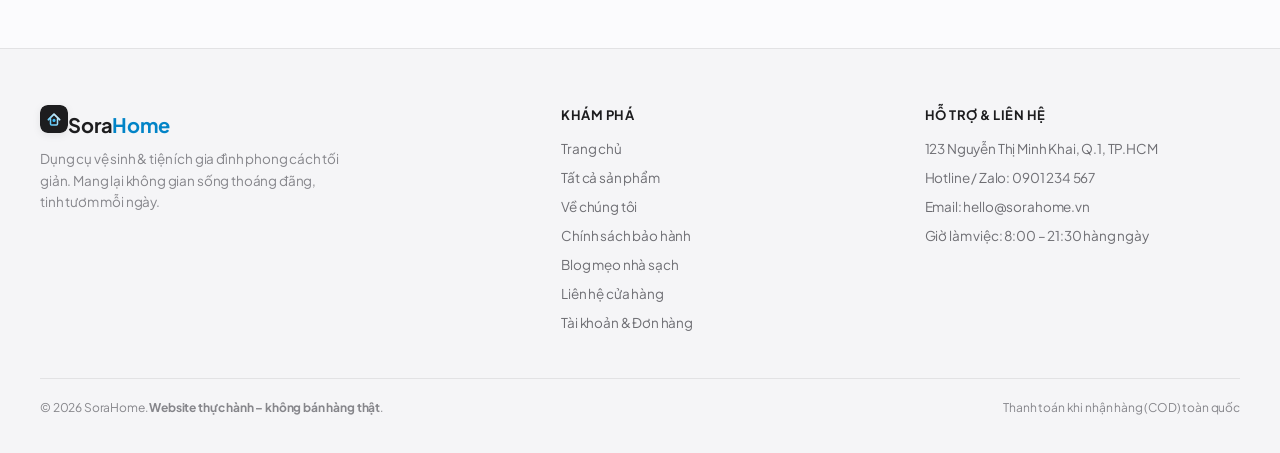
<file: contact.html>
﻿<!DOCTYPE html>
<html lang="vi">
<head>
  <!-- Google tag (gtag.js) -->
  <script async src="https://www.googletagmanager.com/gtag/js?id=G-W4507BGZ5G"></script>
  <script>
    window.dataLayer = window.dataLayer || [];
    function gtag(){dataLayer.push(arguments);}
    gtag('js', new Date());

    gtag('config', 'G-W4507BGZ5G');
  </script>
  <meta charset="UTF-8"/>
  <meta name="viewport" content="width=device-width, initial-scale=1.0"/>
  <title>Liên hệ — SoraHome</title>
  <meta name="description" content="Liên hệ SoraHome — Hỗ trợ đặt hàng, tư vấn chọn dụng cụ vệ sinh nhà cửa và chính sách bảo hành."/>
  <link rel="icon" type="image/svg+xml" href="favicon.svg?v=26"/>
  <link rel="alternate icon" type="image/x-icon" href="favicon.ico?v=26"/>
  <link rel="apple-touch-icon" href="favicon.png?v=26"/>
  <meta name="theme-color" content="#38BDF8"/>
  <meta property="og:title" content="Liên hệ & Hỗ trợ — SoraHome"/>
  <meta property="og:description" content="Hotline: 0901 234 567 • Tư vấn trực tiếp chọn dụng cụ vệ sinh nhà cửa thông minh."/>
  <meta property="og:image" content="favicon.png?v=26"/>
  <link rel="stylesheet" href="style.css?v=30"/>
</head>
<body>

<div id="site-header"></div>

<div class="page">
  <div class="scroll-reveal" style="text-align:center; max-width:640px; margin:0 auto 48px;">
    <div class="hero-eyebrow" style="margin-bottom:14px;">Hỗ trợ khách hàng</div>
    <h1 class="section-title">Liên hệ <em>SoraHome</em></h1>
    <p class="section-sub">Bạn có thắc mắc về sản phẩm, cách sử dụng hay cần hỗ trợ đơn hàng? Đừng ngần ngại nhắn tin cho tụi mình nhé.</p>
  </div>

  <div class="contact-grid">
    <!-- Contact Info Cards (Clean Minimalist Line Icons) -->
    <div class="contact-info-wrap scroll-reveal-left">
      <div class="contact-card scroll-reveal delay-1">
        <div class="contact-icon">
          <svg viewBox="0 0 24 24" width="20" height="20" fill="none" stroke="currentColor" stroke-width="2"><path d="M21 10c0 7-9 13-9 13s-9-6-9-13a9 9 0 0 1 18 0z"/><circle cx="12" cy="10" r="3"/></svg>
        </div>
        <div>
          <div class="contact-card-title">Địa chỉ cửa hàng</div>
          <p class="contact-card-desc">123 Nguyễn Thị Minh Khai, Phường Bến Thành, Quận 1, TP. Hồ Chí Minh</p>
          <span class="contact-card-note">Mở cửa 8:30 – 21:30 (Thứ 2 – Chủ nhật)</span>
        </div>
      </div>

      <div class="contact-card scroll-reveal delay-2">
        <div class="contact-icon">
          <svg viewBox="0 0 24 24" width="20" height="20" fill="none" stroke="currentColor" stroke-width="2"><path d="M22 16.92v3a2 2 0 0 1-2.18 2 19.79 19.79 0 0 1-8.63-3.07 19.5 19.5 0 0 1-6-6 19.79 19.79 0 0 1-3.07-8.67A2 2 0 0 1 4.11 2h3a2 2 0 0 1 2 1.72 12.84 12.84 0 0 0 .7 2.81 2 2 0 0 1-.45 2.11L8.09 9.91a16 16 0 0 0 6 6l1.27-1.27a2 2 0 0 1 2.11-.45 12.84 12.84 0 0 0 2.81.7A2 2 0 0 1 22 16.92z"/></svg>
        </div>
        <div>
          <div class="contact-card-title">Hotline & Zalo tư vấn</div>
          <p class="contact-card-desc">
            <a href="tel:0901234567" style="color:var(--apple-black); font-weight:700; font-size:16px;">0901 234 567</a>
          </p>
          <span class="contact-card-note">Tư vấn chọn dụng cụ vệ sinh thông minh cho tổ ấm</span>
        </div>
      </div>

      <div class="contact-card scroll-reveal delay-3">
        <div class="contact-icon">
          <svg viewBox="0 0 24 24" width="20" height="20" fill="none" stroke="currentColor" stroke-width="2"><path d="M4 4h16c1.1 0 2 .9 2 2v12c0 1.1-.9 2-2 2H4c-1.1 0-2-.9-2-2V6c0-1.1.9-2 2-2z"/><polyline points="22,6 12,13 2,6"/></svg>
        </div>
        <div>
          <div class="contact-card-title">Email hỗ trợ</div>
          <p class="contact-card-desc">
            <a href="mailto:hello@sorahome.vn" style="color:var(--accent-rose); font-weight:600;">hello@sorahome.vn</a>
          </p>
          <span class="contact-card-note">Phản hồi thư trong vòng 60 phút làm việc</span>
        </div>
      </div>

      <div class="contact-card scroll-reveal delay-4">
        <div class="contact-icon">
          <svg viewBox="0 0 24 24" width="20" height="20" fill="none" stroke="currentColor" stroke-width="2"><circle cx="12" cy="12" r="10"/><line x1="2" y1="12" x2="22" y2="12"/><path d="M12 2a15.3 15.3 0 0 1 4 10 15.3 15.3 0 0 1-4 10 15.3 15.3 0 0 1-4 10 15.3 15.3 0 0 1 4-10z"/></svg>
        </div>
        <div>
          <div class="contact-card-title">Kênh trực tuyến</div>
          <div class="social-links-row">
            <a href="https://instagram.com" target="_blank" class="social-pill">Instagram</a>
            <a href="https://facebook.com" target="_blank" class="social-pill">Facebook</a>
            <a href="https://tiktok.com" target="_blank" class="social-pill">TikTok Shop</a>
          </div>
        </div>
      </div>
    </div>

    <!-- Contact Form (Apple Glass Surface) -->
    <div class="contact-form-box scroll-reveal-right">
      <h2 style="font-size:22px; font-weight:700; letter-spacing:-0.02em; margin-bottom:8px;">Gửi tin nhắn cho chúng mình</h2>
      <p style="font-size:14px; color:var(--apple-secondary); margin-bottom:24px;">Điền thông tin bên dưới, tụi mình sẽ liên hệ lại ngay qua Zalo hoặc điện thoại nhé.</p>

      <form id="contact-form" novalidate>
        <div class="form-group">
          <label for="contact-name">Họ và tên <span>*</span></label>
          <input type="text" id="contact-name" class="form-control" placeholder="Ví dụ: Hoàng Mai Linh" required/>
          <div class="error-msg" id="err-cname">Vui lòng nhập họ và tên của bạn</div>
        </div>

        <div class="form-group">
          <label for="contact-phone">Số điện thoại / Zalo <span>*</span></label>
          <input type="tel" id="contact-phone" class="form-control" placeholder="Ví dụ: 0908 123 456" required/>
          <div class="error-msg" id="err-cphone">Vui lòng nhập số điện thoại hợp lệ</div>
        </div>

        <div class="form-group">
          <label for="contact-topic">Chủ đề cần hỗ trợ</label>
          <select id="contact-topic" class="form-control">
            <option value="tuvan">Tư vấn chọn dụng cụ phù hợp cho không gian nhà</option>
            <option value="donhang">Kiểm tra tình trạng đơn hàng</option>
            <option value="doitra">Yêu cầu đổi hàng / Bảo hành lỗi</option>
            <option value="khac">Ý kiến đóng góp khác</option>
          </select>
        </div>

        <div class="form-group">
          <label for="contact-message">Nội dung tin nhắn <span>*</span></label>
          <textarea id="contact-message" class="form-control" rows="4" placeholder="Nhập nội dung bạn cần hỗ trợ..." required></textarea>
          <div class="error-msg" id="err-cmessage">Vui lòng nhập nội dung tin nhắn</div>
        </div>

        <button type="submit" class="btn-primary" style="width:100%; padding:14px; margin-top:8px;">Gửi tin nhắn ngay →</button>
      </form>
    </div>
  </div>

  <!-- FAQ Section (Giải tỏa vướng bận trong lòng khách) -->
  <div style="margin-top:80px; padding-top:48px; border-top:0.5px solid var(--apple-border);">
    <div class="scroll-reveal" style="text-align:center; max-width:600px; margin:0 auto 36px;">
      <h2 class="section-title" style="font-size:30px;">Câu hỏi <em>thường gặp</em></h2>
      <p class="section-sub">Những thắc mắc khách hàng thường quan tâm khi mua dụng cụ vệ sinh online</p>
    </div>

    <div class="faq-list">
      <div class="faq-item scroll-reveal delay-1">
        <div class="faq-question">Cây lau nhà tự vắt và cây chà sàn 3in1 có dùng được cho sàn gỗ tự nhiên và gạch men không?</div>
        <div class="faq-answer">Hoàn toàn dùng rất tốt! Tấm lau sợi microfiber nano tĩnh điện của <strong>Cây lau nhà tự vắt 45cm</strong> hút sạch bụi mịn và kiệt nước đến 95%, không để lại vũng nước gây ẩm mốc hay phồng rộp sàn gỗ. Còn <strong>Cây chà sàn 3in1</strong> với hàng lông cọ PP đàn hồi và thanh gạt silicon dẻo giúp cọ sạch rêu mốc trên sàn gạch nhám mà không làm trầy men sứ.</div>
      </div>

      <div class="faq-item scroll-reveal delay-2">
        <div class="faq-question">Đặt hàng bao lâu thì nhận được tại TP.HCM?</div>
        <div class="faq-answer">Đơn nội thành TP.HCM thường được giao trong <strong>24 giờ</strong> (tối đa 48 giờ đối với khu vực ngoại thành). Shipper sẽ gọi điện trước khi giao để bạn chủ động nhận hàng.</div>
      </div>

      <div class="faq-item scroll-reveal delay-3">
        <div class="faq-question">Mình có được kiểm tra hàng trước khi trả tiền không?</div>
        <div class="faq-answer"><strong>Được 100%!</strong> Bạn được mở kiện hàng kiểm tra đúng mẫu mã, kiểm tra các khớp nối, lưỡi gạt silicon và lắp thử cán chổi ưng ý mới thanh toán tiền mặt cho shipper (COD).</div>
      </div>

      <div class="faq-item scroll-reveal delay-4">
        <div class="faq-question">Sản phẩm dùng một thời gian bị lỗi thì có được bảo hành không?</div>
        <div class="faq-answer">SoraHome cam kết chất lượng chuẩn: bảo hành phụ kiện & khớp nối <strong>30 ngày</strong>, nếu bị lỏng hoặc nứt gãy trong quá trình sử dụng thường ngày, tụi mình đổi mới 1-1 miễn phí tận nhà.</div>
      </div>
    </div>
  </div>
</div>

<div id="site-footer"></div>
<div class="toast-container"></div>

<script src="products.js?v=30"></script>
<script src="cart.js?v=30"></script>
<script src="main.js?v=30"></script>
<script>
  renderHeader();
  renderFooter();

  // Contact form submission
  document.getElementById('contact-form').addEventListener('submit', (e) => {
    e.preventDefault();
    const name = document.getElementById('contact-name').value.trim();
    const phone = document.getElementById('contact-phone').value.trim();
    const msg = document.getElementById('contact-message').value.trim();

    let valid = true;

    if (name.length < 2) {
      document.getElementById('err-cname').classList.add('show');
      valid = false;
    } else {
      document.getElementById('err-cname').classList.remove('show');
    }

    if (!/^0[35789]\d{8}$/.test(phone.replace(/\s/g,''))) {
      document.getElementById('err-cphone').classList.add('show');
      valid = false;
    } else {
      document.getElementById('err-cphone').classList.remove('show');
    }

    if (msg.length < 5) {
      document.getElementById('err-cmessage').classList.add('show');
      valid = false;
    } else {
      document.getElementById('err-cmessage').classList.remove('show');
    }

    if (valid) {
      showToast('Đã gửi tin nhắn! SoraHome sẽ liên hệ lại trong ít phút', 'success');
      document.getElementById('contact-form').reset();
    }
  });

  // Accordion FAQ interaction
  document.querySelectorAll('.faq-item').forEach(item => {
    item.querySelector('.faq-question').addEventListener('click', () => {
      const isOpen = item.classList.contains('active');
      document.querySelectorAll('.faq-item').forEach(i => i.classList.remove('active'));
      if (!isOpen) item.classList.add('active');
    });
  });
</script>
</body>
</html>
</file>
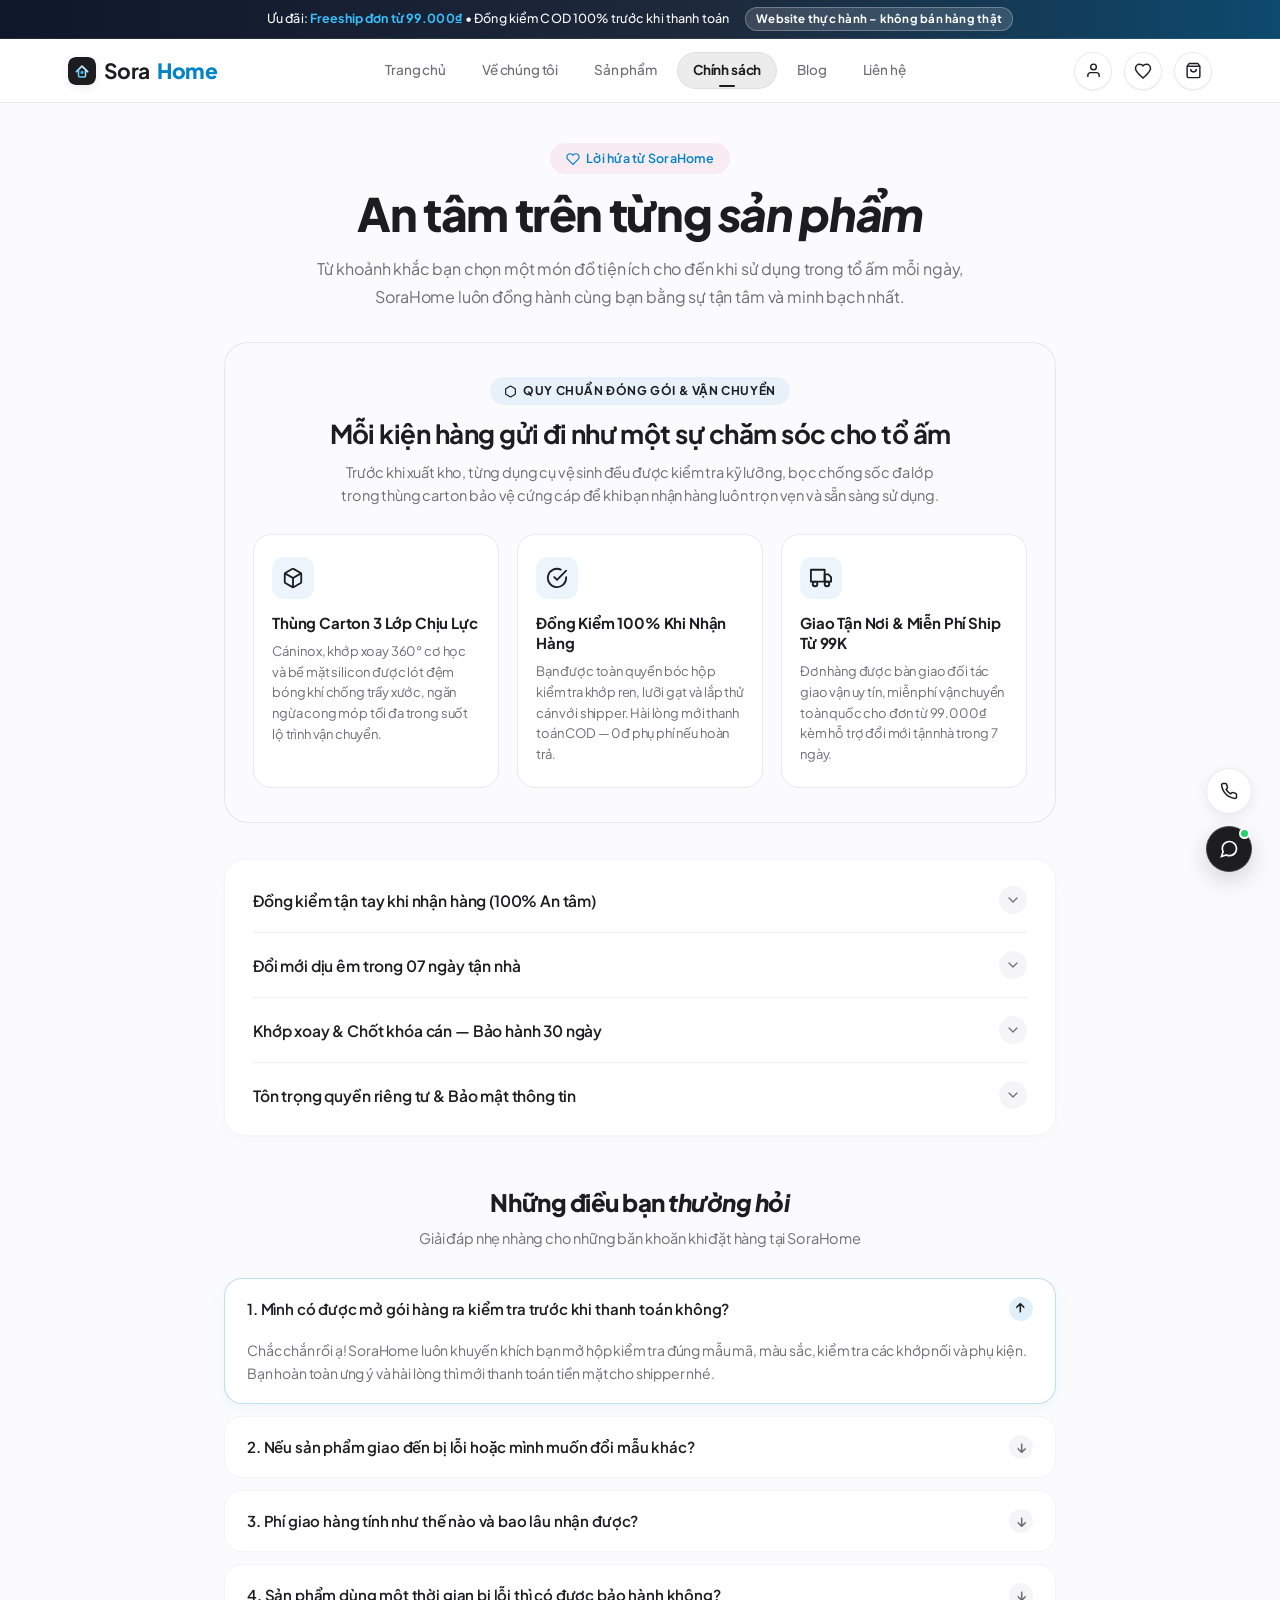
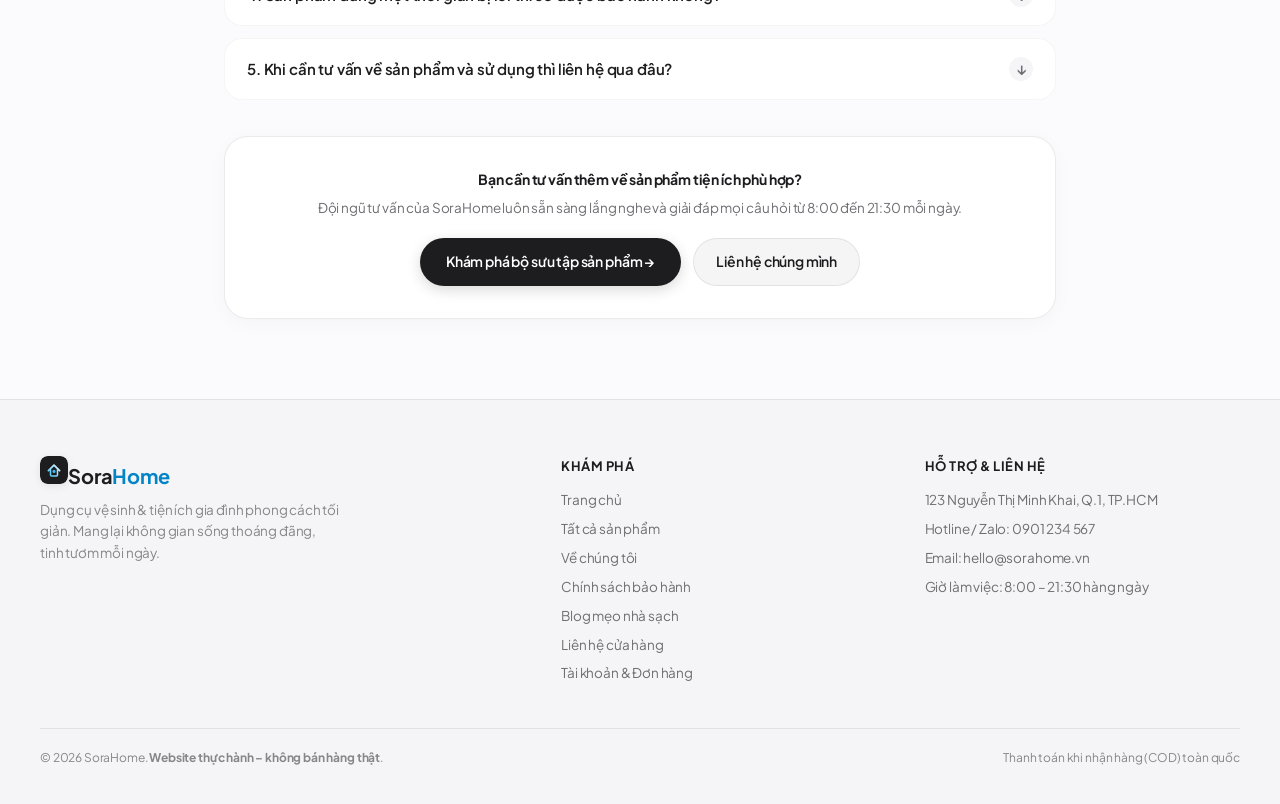
<file: policy.html>
﻿<!DOCTYPE html>
<html lang="vi">
<head>
  <!-- Google tag (gtag.js) -->
  <script async src="https://www.googletagmanager.com/gtag/js?id=G-W4507BGZ5G"></script>
  <script>
    window.dataLayer = window.dataLayer || [];
    function gtag(){dataLayer.push(arguments);}
    gtag('js', new Date());

    gtag('config', 'G-W4507BGZ5G');
  </script>
  <meta charset="UTF-8"/>
  <meta name="viewport" content="width=device-width, initial-scale=1.0"/>
  <title>Chính sách & Cam kết — SoraHome</title>
  <meta name="description" content="Trải nghiệm mua sắm an tâm tuyệt đối tại SoraHome: Đồng kiểm tận tay khi nhận, đổi mới dịu êm trong 7 ngày và bảo hành phụ kiện 30 ngày."/>
  <link rel="icon" type="image/svg+xml" href="favicon.svg?v=26"/>
  <link rel="alternate icon" type="image/x-icon" href="favicon.ico?v=26"/>
  <link rel="apple-touch-icon" href="favicon.png?v=26"/>
  <meta name="theme-color" content="#38BDF8"/>
  <meta property="og:title" content="Chính sách & Cam kết — SoraHome"/>
  <meta property="og:description" content="Mọi trải nghiệm tại SoraHome đều được xây dựng bằng sự chân thành, minh bạch và an tâm tuyệt đối."/>
  <meta property="og:image" content="favicon.png?v=26"/>
  <link rel="stylesheet" href="style.css?v=30"/>
</head>
<body>

<div id="site-header"></div>

<main class="soft-policy-wrap">
  <!-- Soft Hero Header -->
  <div class="scroll-reveal" style="text-align:center; max-width:680px; margin:0 auto 32px;">
    <div class="soft-policy-badge">
      <svg width="14" height="14" viewBox="0 0 24 24" fill="none" stroke="currentColor" stroke-width="2"><path d="M20.84 4.61a5.5 5.5 0 0 0-7.78 0L12 5.67l-1.06-1.06a5.5 5.5 0 0 0-7.78 7.78l1.06 1.06L12 21.23l7.78-7.78 1.06-1.06a5.5 5.5 0 0 0 0-7.78z"/></svg>
      Lời hứa từ SoraHome
    </div>
    <h1 style="font-size:clamp(30px, 4.5vw, 46px); font-weight:800; letter-spacing:-0.03em; color:var(--apple-black); line-height:1.2; margin-bottom:14px;">
      An tâm trên từng <em>sản phẩm</em>
    </h1>
    <p style="font-size:16px; color:var(--apple-secondary); line-height:1.7; margin:0;">
      Từ khoảnh khắc bạn chọn một món đồ tiện ích cho đến khi sử dụng trong tổ ấm mỗi ngày, SoraHome luôn đồng hành cùng bạn bằng sự tận tâm và minh bạch nhất.
    </p>
  </div>

  <!-- Packaging Assurance Showcase (Apple-style 3-Column Clean Assurance) -->
  <div class="packaging-assurance-box scroll-reveal">
    <div class="packaging-assurance-badge">
      <svg width="13" height="13" viewBox="0 0 24 24" fill="none" stroke="currentColor" stroke-width="2.2"><path d="M21 16V8a2 2 0 0 0-1-1.73l-7-4a2 2 0 0 0-2 0l-7 4A2 2 0 0 0 3 8v8a2 2 0 0 0 1 1.73l7 4a2 2 0 0 0 2 0l7-4A2 2 0 0 0 21 16z"/></svg>
      Quy chuẩn đóng gói & vận chuyển
    </div>
    <h2 class="packaging-assurance-heading">
      Mỗi kiện hàng gửi đi như một sự chăm sóc cho tổ ấm
    </h2>
    <p class="packaging-assurance-sub">
      Trước khi xuất kho, từng dụng cụ vệ sinh đều được kiểm tra kỹ lưỡng, bọc chống sốc đa lớp trong thùng carton bảo vệ cứng cáp để khi bạn nhận hàng luôn trọn vẹn và sẵn sàng sử dụng.
    </p>

    <div class="packaging-assurance-grid">
      <div class="packaging-assurance-item">
        <div class="packaging-assurance-icon">
          <svg width="22" height="22" viewBox="0 0 24 24" fill="none" stroke="currentColor" stroke-width="2" stroke-linecap="round" stroke-linejoin="round"><path d="M21 16V8a2 2 0 0 0-1-1.73l-7-4a2 2 0 0 0-2 0l-7 4A2 2 0 0 0 3 8v8a2 2 0 0 0 1 1.73l7 4a2 2 0 0 0 2 0l7-4A2 2 0 0 0 21 16z"/><polyline points="3.27 6.96 12 12.01 20.73 6.96"/><line x1="12" y1="22.08" x2="12" y2="12"/></svg>
        </div>
        <div class="packaging-assurance-title">Thùng Carton 3 Lớp Chịu Lực</div>
        <p class="packaging-assurance-desc">Cán inox, khớp xoay 360° cơ học và bề mặt silicon được lót đệm bóng khí chống trầy xước, ngăn ngừa cong móp tối đa trong suốt lộ trình vận chuyển.</p>
      </div>

      <div class="packaging-assurance-item">
        <div class="packaging-assurance-icon">
          <svg width="22" height="22" viewBox="0 0 24 24" fill="none" stroke="currentColor" stroke-width="2" stroke-linecap="round" stroke-linejoin="round"><path d="M22 11.08V12a10 10 0 1 1-5.93-9.14"/><polyline points="22 4 12 14.01 9 11.01"/></svg>
        </div>
        <div class="packaging-assurance-title">Đồng Kiểm 100% Khi Nhận Hàng</div>
        <p class="packaging-assurance-desc">Bạn được toàn quyền bóc hộp kiểm tra khớp ren, lưỡi gạt và lắp thử cán với shipper. Hài lòng mới thanh toán COD — 0đ phụ phí nếu hoàn trả.</p>
      </div>

      <div class="packaging-assurance-item">
        <div class="packaging-assurance-icon">
          <svg width="22" height="22" viewBox="0 0 24 24" fill="none" stroke="currentColor" stroke-width="2" stroke-linecap="round" stroke-linejoin="round"><rect x="1" y="3" width="15" height="13"/><polygon points="16 8 20 8 23 11 23 16 16 16 16 8"/><circle cx="5.5" cy="18.5" r="2.5"/><circle cx="18.5" cy="18.5" r="2.5"/></svg>
        </div>
        <div class="packaging-assurance-title">Giao Tận Nơi & Miễn Phí Ship Từ 99K</div>
        <p class="packaging-assurance-desc">Đơn hàng được bàn giao đối tác giao vận uy tín, miễn phí vận chuyển toàn quốc cho đơn từ 99.000₫ kèm hỗ trợ đổi mới tận nhà trong 7 ngày.</p>
      </div>
    </div>
  </div>

  <!-- 4 Minimalist Disclosure Rows (Apple-style Harmonized) -->
  <div class="policy-disclosures-box scroll-reveal">
    <div class="policy-disclosure-item">
      <button class="policy-disclosure-header" onclick="togglePolicyDisclosure(this)" aria-expanded="false">
        <span class="policy-disclosure-title">Đồng kiểm tận tay khi nhận hàng (100% An tâm)</span>
        <span class="policy-disclosure-chevron">
          <svg viewBox="0 0 24 24" width="16" height="16" fill="none" stroke="currentColor" stroke-width="1.8" stroke-linecap="round" stroke-linejoin="round"><polyline points="6 9 12 15 18 9"/></svg>
        </span>
      </button>
      <div class="policy-disclosure-body">
        <div class="policy-disclosure-inner">
          <div class="policy-disclosure-content">
            Khi shipper giao đến, bạn luôn được mở kiện hàng kiểm tra mẫu mã, độ hoàn thiện, kiểm tra các khớp nối, lưỡi gạt silicon và lắp thử cán ưng ý mới thanh toán tiền mặt (COD). Nếu sản phẩm chưa đúng như bạn kỳ vọng, bạn chỉ cần gửi lại shipper mà không mất bất kỳ khoản phí nào (0đ phụ phí).
          </div>
        </div>
      </div>
    </div>

    <div class="policy-disclosure-item">
      <button class="policy-disclosure-header" onclick="togglePolicyDisclosure(this)" aria-expanded="false">
        <span class="policy-disclosure-title">Đổi mới dịu êm trong 07 ngày tận nhà</span>
        <span class="policy-disclosure-chevron">
          <svg viewBox="0 0 24 24" width="16" height="16" fill="none" stroke="currentColor" stroke-width="1.8" stroke-linecap="round" stroke-linejoin="round"><polyline points="6 9 12 15 18 9"/></svg>
        </span>
      </button>
      <div class="policy-disclosure-body">
        <div class="policy-disclosure-inner">
          <div class="policy-disclosure-content">
            Nếu sản phẩm có lỗi cong vênh, rách lưỡi silicon hoặc bạn muốn đổi sang kích thước khác, SoraHome sẵn sàng đổi mới cho bạn trong 7 ngày. Shipper sẽ giao sản phẩm mới tận nhà và nhận lại sản phẩm cũ, bạn không cần phải ra bưu cục gửi hàng.
          </div>
        </div>
      </div>
    </div>

    <div class="policy-disclosure-item">
      <button class="policy-disclosure-header" onclick="togglePolicyDisclosure(this)" aria-expanded="false">
        <span class="policy-disclosure-title">Khớp xoay & Chốt khóa cán — Bảo hành 30 ngày</span>
        <span class="policy-disclosure-chevron">
          <svg viewBox="0 0 24 24" width="16" height="16" fill="none" stroke="currentColor" stroke-width="1.8" stroke-linecap="round" stroke-linejoin="round"><polyline points="6 9 12 15 18 9"/></svg>
        </span>
      </button>
      <div class="policy-disclosure-body">
        <div class="policy-disclosure-inner">
          <div class="policy-disclosure-content">
            Thân cán inox, khớp xoay 360° cơ học và các chốt khóa ren của SoraHome được kiểm thử độ bền uốn gập cao. Trong vòng 30 ngày sử dụng, nếu sản phẩm gặp bất kỳ lỗi kỹ thuật nào từ nhà sản xuất (như trờn ren khóa, kẹt khớp xoay hay nứt gãy), SoraHome đổi ngay sản phẩm mới 100% hoàn toàn miễn phí.
          </div>
        </div>
      </div>
    </div>

    <div class="policy-disclosure-item">
      <button class="policy-disclosure-header" onclick="togglePolicyDisclosure(this)" aria-expanded="false">
        <span class="policy-disclosure-title">Tôn trọng quyền riêng tư & Bảo mật thông tin</span>
        <span class="policy-disclosure-chevron">
          <svg viewBox="0 0 24 24" width="16" height="16" fill="none" stroke="currentColor" stroke-width="1.8" stroke-linecap="round" stroke-linejoin="round"><polyline points="6 9 12 15 18 9"/></svg>
        </span>
      </button>
      <div class="policy-disclosure-body">
        <div class="policy-disclosure-inner">
          <div class="policy-disclosure-content">
            Website sử dụng phương thức thanh toán tiền mặt khi nhận hàng (COD), tuyệt đối không lưu trữ hay yêu cầu thông tin thẻ ngân hàng. Số điện thoại và địa chỉ nhận hàng của bạn chỉ được dùng duy nhất để giao hàng. SoraHome cam kết không bao giờ làm phiền bạn bằng tin nhắn rác hay chia sẻ dữ liệu với bên thứ ba.
          </div>
        </div>
      </div>
    </div>
  </div>

  <!-- Soft Interactive Accordion FAQ -->
  <div class="scroll-reveal" style="margin:48px 0 20px;">
    <div style="text-align:center; margin-bottom:28px;">
      <h2 style="font-size:24px; font-weight:800; letter-spacing:-0.02em; color:var(--apple-black); margin-bottom:6px;">
        Những điều bạn <em>thường hỏi</em>
      </h2>
      <p style="font-size:14.5px; color:var(--apple-secondary); margin:0;">
        Giải đáp nhẹ nhàng cho những băn khoăn khi đặt hàng tại SoraHome
      </p>
    </div>

    <div class="soft-faq-wrap">
      <!-- FAQ 1 -->
      <div class="soft-faq-item open">
        <div class="soft-faq-question" onclick="toggleFaq(this)">
          <span>1. Mình có được mở gói hàng ra kiểm tra trước khi thanh toán không?</span>
          <div class="soft-faq-arrow">↓</div>
        </div>
        <div class="soft-faq-answer">
          Chắc chắn rồi ạ! SoraHome luôn khuyến khích bạn mở hộp kiểm tra đúng mẫu mã, màu sắc, kiểm tra các khớp nối và phụ kiện. Bạn hoàn toàn ưng ý và hài lòng thì mới thanh toán tiền mặt cho shipper nhé.
        </div>
      </div>

      <!-- FAQ 2 -->
      <div class="soft-faq-item">
        <div class="soft-faq-question" onclick="toggleFaq(this)">
          <span>2. Nếu sản phẩm giao đến bị lỗi hoặc mình muốn đổi mẫu khác?</span>
          <div class="soft-faq-arrow">↓</div>
        </div>
        <div class="soft-faq-answer">
          Bạn chỉ cần nhắn tin cho SoraHome qua Zalo hoặc Hotline 0901 234 567 trong vòng 7 ngày. Cửa hàng sẽ chuẩn bị sản phẩm mới giao đến tận nhà cho bạn và shipper sẽ thu lại sản phẩm cũ, bạn không cần phải tốn công ra bưu cục gửi lại hàng ạ.
        </div>
      </div>

      <!-- FAQ 3 -->
      <div class="soft-faq-item">
        <div class="soft-faq-question" onclick="toggleFaq(this)">
          <span>3. Phí giao hàng tính như thế nào và bao lâu nhận được?</span>
          <div class="soft-faq-arrow">↓</div>
        </div>
        <div class="soft-faq-answer">
          SoraHome áp dụng phí giao đồng giá chỉ 20.000₫ cho mọi quận huyện và miễn phí hoàn toàn cho đơn hàng từ 99.000₫ trở lên. Đơn đặt trước 16:00 sẽ được giao nhanh trong 24 giờ nội thành và tối đa 48 giờ đối với ngoại thành. Shipper luôn gọi điện hẹn trước khi đến giao hàng.
        </div>
      </div>

      <!-- FAQ 4 -->
      <div class="soft-faq-item">
        <div class="soft-faq-question" onclick="toggleFaq(this)">
          <span>4. Sản phẩm dùng một thời gian bị lỗi thì có được bảo hành không?</span>
          <div class="soft-faq-arrow">↓</div>
        </div>
        <div class="soft-faq-answer">
          Trong vòng 30 ngày sử dụng, nếu sản phẩm bị lỗi linh kiện, khớp nối yếu hoặc nứt gãy trong quá trình sử dụng thường ngày, SoraHome đổi mới 1-1 cho bạn hoàn toàn miễn phí. SoraHome chịu 100% phí giao nhận đổi mới tận nơi.
        </div>
      </div>

      <!-- FAQ 5 -->
      <div class="soft-faq-item">
        <div class="soft-faq-question" onclick="toggleFaq(this)">
          <span>5. Khi cần tư vấn về sản phẩm và sử dụng thì liên hệ qua đâu?</span>
          <div class="soft-faq-arrow">↓</div>
        </div>
        <div class="soft-faq-answer">
          Bạn có thể nhắn tin trực tiếp qua cửa sổ Trò chuyện ở góc dưới màn hình, hoặc gọi/nhắn tin Zalo số <strong>0901 234 567</strong>. Đội ngũ SoraHome luôn sẵn lòng hỗ trợ giải đáp mọi thắc mắc của bạn!
        </div>
      </div>
    </div>
  </div>

  <!-- Warm Caring Footer Callout -->
  <div class="scroll-reveal" style="background:#ffffff; border:1px solid var(--apple-border); border-radius:24px; padding:32px 28px; text-align:center; box-shadow:0 4px 20px rgba(0,0,0,0.03); margin-top:36px;">
    <div style="font-size:14px; font-weight:700; color:var(--apple-black); margin-bottom:6px;">
      Bạn cần tư vấn thêm về sản phẩm tiện ích phù hợp?
    </div>
    <p style="font-size:13.5px; color:var(--apple-secondary); margin-bottom:20px; line-height:1.6;">
      Đội ngũ tư vấn của SoraHome luôn sẵn sàng lắng nghe và giải đáp mọi câu hỏi từ 8:00 đến 21:30 mỗi ngày.
    </p>
    <div style="display:flex; justify-content:center; gap:12px; flex-wrap:wrap;">
      <a href="products.html" class="btn-primary" style="padding:12px 26px; font-size:14px;">Khám phá bộ sưu tập sản phẩm →</a>
      <a href="contact.html" class="btn-outline" style="padding:12px 22px; font-size:14px;">Liên hệ chúng mình</a>
    </div>
  </div>
</main>

<div id="site-footer"></div>
<div class="toast-container"></div>

<script src="products.js?v=30"></script>
<script src="cart.js?v=30"></script>
<script src="main.js?v=30"></script>
<script>
  renderHeader();
  renderFooter();

  // Policy Disclosure Toggle Function
  function togglePolicyDisclosure(btn) {
    const item = btn.closest('.policy-disclosure-item');
    if (!item) return;
    const wasOpen = item.classList.contains('open');
    
    // Close other policy disclosures for a clean accordion effect
    document.querySelectorAll('.policy-disclosure-item').forEach(el => {
      if (el !== item) {
        el.classList.remove('open');
        const b = el.querySelector('.policy-disclosure-header');
        if (b) b.setAttribute('aria-expanded', 'false');
      }
    });
    
    if (wasOpen) {
      item.classList.remove('open');
      btn.setAttribute('aria-expanded', 'false');
    } else {
      item.classList.add('open');
      btn.setAttribute('aria-expanded', 'true');
    }
  }

  // Accordion Toggle Function
  function toggleFaq(el) {
    const item = el.parentElement;
    const wasOpen = item.classList.contains('open');
    
    // Close all other items for a clean accordion effect
    document.querySelectorAll('.soft-faq-item').forEach(i => i.classList.remove('open'));
    
    if (!wasOpen) {
      item.classList.add('open');
    }
  }
</script>
</body>
</html>
</file>
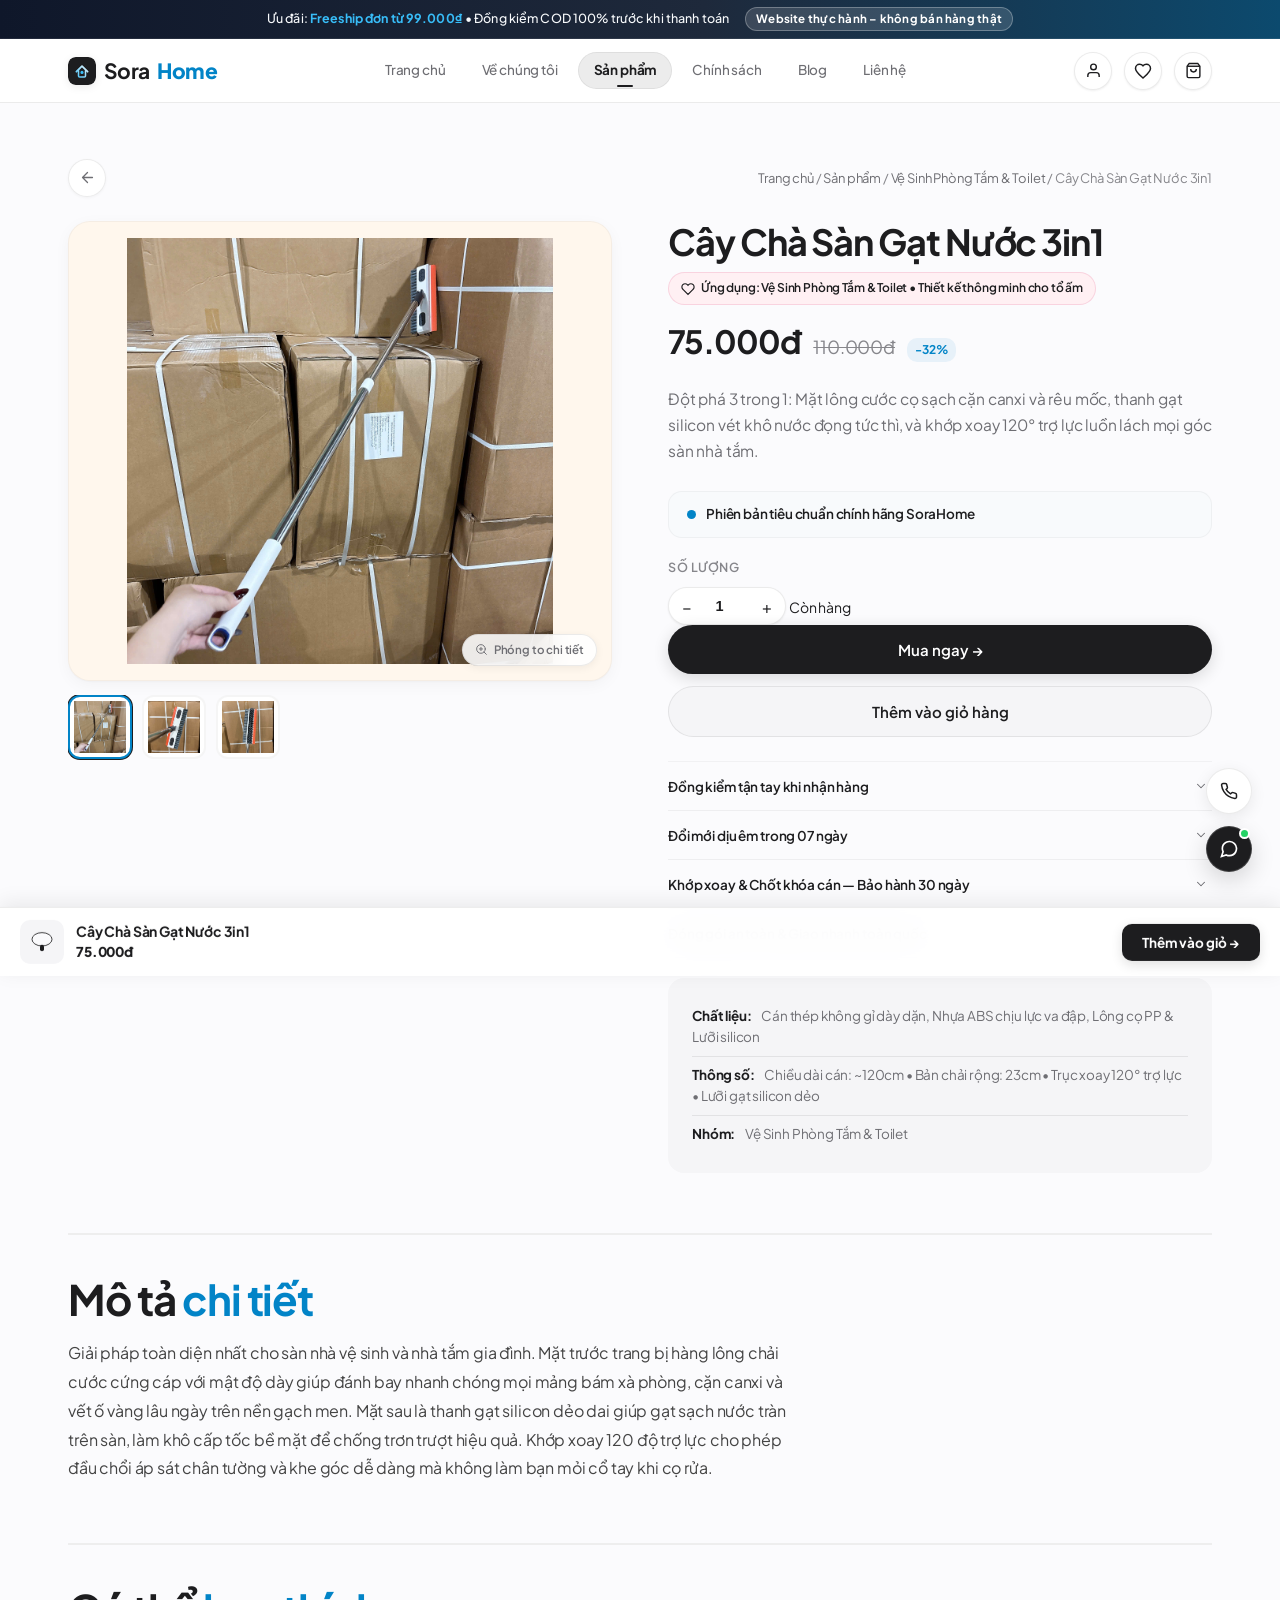
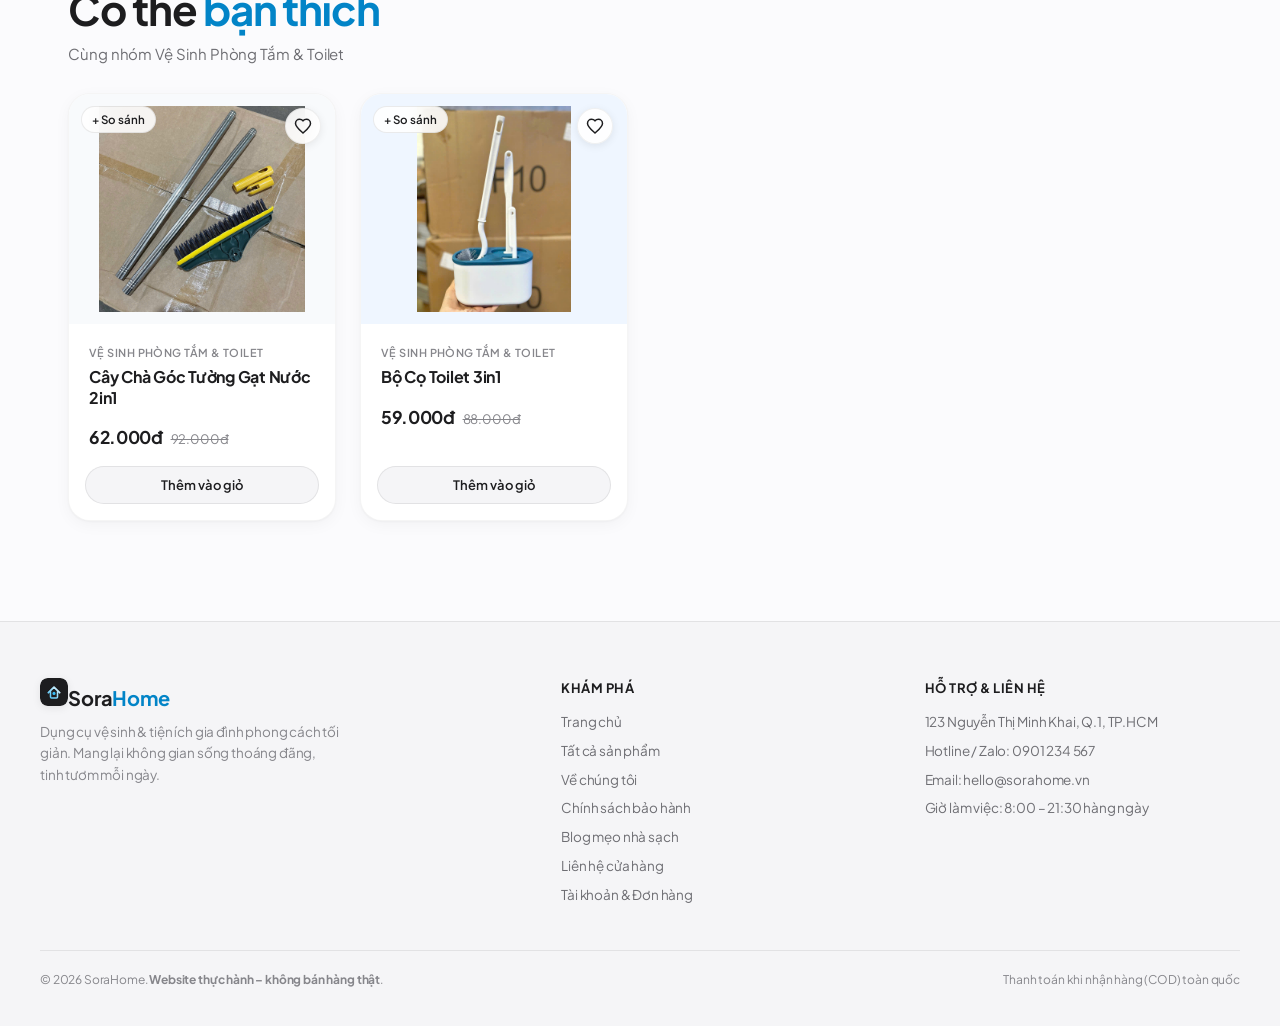
<file: product-detail.html>
﻿<!DOCTYPE html>
<html lang="vi">
<head>
  <!-- Google tag (gtag.js) -->
  <script async src="https://www.googletagmanager.com/gtag/js?id=G-W4507BGZ5G"></script>
  <script>
    window.dataLayer = window.dataLayer || [];
    function gtag(){dataLayer.push(arguments);}
    gtag('js', new Date());

    gtag('config', 'G-W4507BGZ5G');
  </script>
  <meta charset="UTF-8"/>
  <meta name="viewport" content="width=device-width, initial-scale=1.0"/>
  <title>Chi tiết sản phẩm — SoraHome</title>
  <link rel="icon" type="image/svg+xml" href="favicon.svg?v=26"/>
  <link rel="alternate icon" type="image/x-icon" href="favicon.ico?v=26"/>
  <link rel="apple-touch-icon" href="favicon.png?v=26"/>
  <meta name="theme-color" content="#38BDF8"/>
  <meta property="og:type" content="product"/>
  <meta property="og:title" content="Chi tiết sản phẩm — SoraHome"/>
  <meta property="og:description" content="SoraHome — Dụng cụ vệ sinh & Tiện ích gia đình thông minh phong cách tối giản."/>
  <meta property="og:image" content="favicon.png?v=26"/>
  <link rel="stylesheet" href="style.css?v=30"/>
</head>
<body>

<div id="site-header"></div>

<div class="page" id="detail-page">
  <div id="not-found" style="display:none; text-align:center; padding:80px 0;">
    <svg viewBox="0 0 24 24" width="48" height="48" fill="none" stroke="currentColor" stroke-width="1.8" style="margin: 0 auto 16px; color: var(--apple-tertiary);"><circle cx="12" cy="12" r="10"/><line x1="8" y1="15" x2="16" y2="15"/><line x1="9" y1="9" x2="9.01" y2="9"/><line x1="15" y1="9" x2="15.01" y2="9"/></svg>
    <h2 style="font-family:'Syne',sans-serif; font-size:24px; margin-bottom:8px;">Không tìm thấy sản phẩm</h2>
    <a href="products.html" class="btn-primary" style="display:inline-block; margin-top:16px;">Quay lại cửa hàng</a>
  </div>
  <div id="detail-content"></div>
</div>

<!-- Sticky Mobile Add to Cart Bar -->
<div class="sticky-atc-bar" id="sticky-atc-bar">
  <div class="sticky-atc-left">
    <div class="sticky-atc-thumb" id="sticky-atc-thumb">
      <svg width="28" height="28" viewBox="0 0 84 84" fill="none">
        <ellipse cx="42" cy="34" rx="30" ry="20" fill="#fafafc" stroke="#1d1d1f" stroke-width="2.5"/>
        <rect x="36" y="50" width="12" height="20" rx="6" fill="#1d1d1f"/>
      </svg>
    </div>
    <div class="sticky-atc-info">
      <div class="sticky-atc-title" id="sticky-atc-title"></div>
      <div class="sticky-atc-price" id="sticky-atc-price"></div>
    </div>
  </div>
  <button class="sticky-atc-btn" id="sticky-atc-btn">Thêm vào giỏ →</button>
</div>

<div id="site-footer"></div>
<div class="toast-container"></div>

<script src="products.js?v=30"></script>
<script src="cart.js?v=30"></script>
<script src="main.js?v=30"></script>
<script>
  // Safe helper fallbacks in case of script delay or partial load
  function safeFmt(n) {
    try {
      if (typeof fmt === 'function') return fmt(n);
    } catch (e) {}
    return (Number(n) || 0).toLocaleString('vi-VN') + 'đ';
  }

  function initDetailPage() {
    try {
      if (typeof renderHeader === 'function') renderHeader();
      if (typeof renderFooter === 'function') renderFooter();
    } catch (e) {
      console.warn('Header/Footer render error:', e);
    }

    const params = new URLSearchParams(location.search);
    let id = parseInt(params.get('id'), 10);
    const prodList = (typeof PRODUCTS !== 'undefined' && Array.isArray(PRODUCTS)) ? PRODUCTS : [];
    if (isNaN(id) && prodList.length > 0) {
      id = 3; // Default to product 3 if no id in query string
    }
    const p = prodList.find(function(x) { return Number(x.id) === Number(id); });

    if (!p) {
      const nf = document.getElementById('not-found');
      if (nf) nf.style.display = 'block';
      return;
    }

    try {
      document.title = p.name + ' — SoraHome';
    } catch (e) {}

    const discount = Math.round((1 - p.price / (p.originalPrice || p.price)) * 100);
    let selectedSwatch = (p.swatches && p.swatches[0]) ? p.swatches[0].name : 'Tiêu chuẩn';
    let qty = 1;

    function getVisualLarge() {
      try {
        if (p && p.image) {
          return '<img src="' + p.image + '" id="detail-main-img" alt="' + p.name + '" style="width:100%; height:100%; object-fit:contain; padding:16px; box-sizing:border-box; border-radius:inherit; display:block; transition:opacity 0.2s ease;" />';
        }
        if (typeof productVisualSVG === 'function') {
          return productVisualSVG(p, 200);
        }
      } catch (e) {
        console.error('getVisualLarge error:', e);
      }
      return '<svg width="200" height="200" viewBox="0 0 100 100" fill="none"><circle cx="50" cy="50" r="38" fill="' + (p.cardBg || '#f5f5f7') + '" stroke="' + (p.cardAccent || '#d6336c') + '" stroke-width="2.5"/><text x="50" y="54" font-size="9" text-anchor="middle" fill="' + (p.cardAccent || '#d6336c') + '" font-weight="700">' + (p.shortName || p.name) + '</text></svg>';
    }

    window.switchGalleryImg = function(imgSrc, el) {
      const mainImg = document.getElementById('detail-main-img');
      if (mainImg) {
        mainImg.style.opacity = '0.35';
        setTimeout(function() {
          mainImg.src = imgSrc;
          mainImg.style.opacity = '1';
        }, 120);
      }
      document.querySelectorAll('.gallery-thumb-item').forEach(function(i) {
        i.style.borderColor = 'var(--apple-border-light)';
      });
      if (el) el.style.borderColor = 'var(--accent-rose)';
    };

    function renderDetail() {
      const contentEl = document.getElementById('detail-content');
      if (!contentEl) return;

      // 1. Gallery Thumbnails Under Main Visual (Real Product Photo Angles)
      let galleryThumbHTML = '';
      const photoList = p.gallery || [p.image];
      if (photoList.length > 1) {
        galleryThumbHTML = `
          <div class="gallery-thumbnail-row" id="gallery-thumbs" style="display:flex; gap:10px; margin-top:14px; overflow-x:auto;">
            ${photoList.map(function(imgSrc, i) {
              return '<div class="gallery-thumb-item ' + (i === 0 ? 'active' : '') + '" onclick="switchGalleryImg(\'' + imgSrc + '\', this)" style="width:64px; height:64px; border-radius:12px; border:2px solid ' + (i === 0 ? 'var(--accent-rose)' : 'var(--apple-border-light)') + '; overflow:hidden; cursor:pointer; background:#fff; transition:all 0.2s;" title="Góc chụp ' + (i + 1) + '"><img src="' + imgSrc + '" alt="' + p.name + ' góc ' + (i + 1) + '" style="width:100%; height:100%; object-fit:contain; padding:4px;" loading="lazy" /></div>';
            }).join('')}
          </div>
        `;
      }

      // 2. Variant Selector (Single Authentic Standard Version)
      let variantSelectorHTML = `
        <div style="background:#F8FAFC; border:1px solid var(--apple-border-light); border-radius:14px; padding:12px 18px; margin:16px 0 20px; display:flex; align-items:center; gap:10px;">
          <div style="width:9px; height:9px; border-radius:50%; background:#0284C7;"></div>
          <div style="font-size:13.5px; color:var(--apple-black); font-weight:600;">Phiên bản tiêu chuẩn chính hãng SoraHome</div>
        </div>
      `;

      contentEl.innerHTML = `
        <div class="product-nav-bar">
          <button class="btn-back" onclick="goBack('products.html')" aria-label="Quay lại" title="Quay lại">
            <svg viewBox="0 0 24 24" width="17" height="17" fill="none" stroke="currentColor" stroke-width="1.8" stroke-linecap="round" stroke-linejoin="round">
              <path d="M19 12H5M12 19l-7-7 7-7"/>
            </svg>
          </button>
          <div class="breadcrumb">
            <a href="index.html">Trang chủ</a> / 
            <a href="products.html">Sản phẩm</a> / 
            <a href="products.html?cat=${p.category}">${p.categoryName}</a> / 
            <span>${p.name}</span>
          </div>
        </div>
        <div class="detail-layout">
          <div>
            <div class="detail-visual" id="detail-visual-box" style="background:${p.cardBg}" onclick="openImageLightbox()" title="Nhấn để phóng to chi tiết">
              ${getVisualLarge()}
              <div class="visual-zoom-badge">
                <svg viewBox="0 0 24 24" width="13" height="13" fill="none" stroke="currentColor" stroke-width="1.75" stroke-linecap="round"><circle cx="11" cy="11" r="8"/><line x1="21" y1="21" x2="16.65" y2="16.65"/><line x1="11" y1="8" x2="11" y2="14"/><line x1="8" y1="11" x2="14" y2="11"/></svg>
                <span>Phóng to chi tiết</span>
              </div>
            </div>
            ${galleryThumbHTML}
          </div>
          <div class="detail-info">
            <div class="detail-name">${p.name}</div>
            <div class="hair-fit-pill">
              <svg width="14" height="14" viewBox="0 0 24 24" fill="none" stroke="currentColor" stroke-width="2"><path d="M20.84 4.61a5.5 5.5 0 0 0-7.78 0L12 5.67l-1.06-1.06a5.5 5.5 0 0 0-7.78 7.78l1.06 1.06L12 21.23l7.78-7.78 1.06-1.06a5.5 5.5 0 0 0 0-7.78z"/></svg>
              Ứng dụng: ${p.categoryName} • Thiết kế thông minh cho tổ ấm
            </div>
            <div class="detail-price-row">
              <span class="detail-price">${safeFmt(p.price)}</span>
              <span class="detail-original">${safeFmt(p.originalPrice)}</span>
              <span class="detail-discount">-${discount}%</span>
            </div>
            <p class="detail-desc">${p.description}</p>

            ${variantSelectorHTML}

            <div class="detail-section-title">Số lượng</div>
            <div class="qty-row">
              <div class="qty-ctrl">
                <button id="qty-minus">−</button>
                <input type="number" id="qty-input" value="1" min="1" max="99"/>
                <button id="qty-plus">+</button>
              </div>
              <span style="font-size:14px; color:var(--text-muted);">Còn hàng</span>
            </div>

            <div class="detail-actions" id="main-actions-area">
              <button class="btn-buy-now" id="btn-buy-now">Mua ngay →</button>
              <button class="btn-add-detail" id="btn-add-detail">Thêm vào giỏ hàng</button>
            </div>

            <div class="product-disclosures">
              <div class="disclosure-item">
                <button class="disclosure-header" onclick="toggleDisclosure(this)" aria-expanded="false">
                  <span class="disclosure-title">Đồng kiểm tận tay khi nhận hàng</span>
                  <span class="disclosure-chevron">
                    <svg viewBox="0 0 24 24" width="14" height="14" fill="none" stroke="currentColor" stroke-width="1.8" stroke-linecap="round" stroke-linejoin="round"><polyline points="6 9 12 15 18 9"/></svg>
                  </span>
                </button>
                <div class="disclosure-body">
                  <div class="disclosure-inner">
                    <div class="disclosure-content">
                      Khi shipper giao đến, bạn luôn được mở kiện hàng kiểm tra mẫu mã, khớp nối, đầu gạt và lắp thử cán ưng ý mới thanh toán tiền mặt (COD). Nếu chưa vừa ý, bạn chỉ cần gửi lại shipper 0đ mà không mất bất kỳ khoản phí nào.
                    </div>
                  </div>
                </div>
              </div>

              <div class="disclosure-item">
                <button class="disclosure-header" onclick="toggleDisclosure(this)" aria-expanded="false">
                  <span class="disclosure-title">Đổi mới dịu êm trong 07 ngày</span>
                  <span class="disclosure-chevron">
                    <svg viewBox="0 0 24 24" width="14" height="14" fill="none" stroke="currentColor" stroke-width="1.8" stroke-linecap="round" stroke-linejoin="round"><polyline points="6 9 12 15 18 9"/></svg>
                  </span>
                </button>
                <div class="disclosure-body">
                  <div class="disclosure-inner">
                    <div class="disclosure-content">
                      Nếu sản phẩm có lỗi cong vênh, rách lưỡi silicon hoặc bạn muốn đổi sang mẫu dụng cụ khác, SoraHome sẵn sàng đổi mới tận nhà trong 7 ngày. Shipper giao mẫu mới tận nơi và nhận lại sản phẩm cũ, bạn không cần phải ra bưu cục.
                    </div>
                  </div>
                </div>
              </div>

              <div class="disclosure-item">
                <button class="disclosure-header" onclick="toggleDisclosure(this)" aria-expanded="false">
                  <span class="disclosure-title">Khớp xoay & Chốt khóa cán — Bảo hành 30 ngày</span>
                  <span class="disclosure-chevron">
                    <svg viewBox="0 0 24 24" width="14" height="14" fill="none" stroke="currentColor" stroke-width="1.8" stroke-linecap="round" stroke-linejoin="round"><polyline points="6 9 12 15 18 9"/></svg>
                  </span>
                </button>
                <div class="disclosure-body">
                  <div class="disclosure-inner">
                    <div class="disclosure-content">
                      Thân cán inox và khớp xoay cơ học được kiểm thử độ bền uốn gập cao. Trong 30 ngày sử dụng, nếu sản phẩm gặp lỗi khớp xoay, trờn ren khóa hay nứt gãy từ nhà sản xuất, SoraHome đổi ngay sản phẩm mới 100% hoàn toàn miễn phí.
                    </div>
                  </div>
                </div>
              </div>

              <div class="disclosure-item">
                <button class="disclosure-header" onclick="toggleDisclosure(this)" aria-expanded="false">
                  <span class="disclosure-title">Đóng gói an toàn & Giao nhanh toàn quốc</span>
                  <span class="disclosure-chevron">
                    <svg viewBox="0 0 24 24" width="14" height="14" fill="none" stroke="currentColor" stroke-width="1.8" stroke-linecap="round" stroke-linejoin="round"><polyline points="6 9 12 15 18 9"/></svg>
                  </span>
                </button>
                <div class="disclosure-body">
                  <div class="disclosure-inner">
                    <div class="disclosure-content">
                      Mỗi dụng cụ đều được bọc xốp chống sốc và đặt trong thùng carton cứng cáp bảo vệ an toàn khi vận chuyển. Giao nhanh 1–2 ngày tại TP.HCM và miễn phí toàn bộ phí vận chuyển cho đơn hàng từ 99.000₫.
                    </div>
                  </div>
                </div>
              </div>
            </div>

            <div class="detail-specs" style="margin-top:20px;">
              <p><strong>Chất liệu:</strong> ${p.material}</p>
              <p><strong>Thông số:</strong> ${p.spec}</p>
              <p><strong>Nhóm:</strong> ${p.categoryName}</p>
            </div>
          </div>
        </div>

        <!-- Mô tả chi tiết -->
        <div style="margin-top:60px; padding-top:40px; border-top:2px solid #eee;">
          <h2 class="section-title" style="margin-bottom:16px;">Mô tả <em>chi tiết</em></h2>
          <p style="font-size:16px; line-height:1.8; color:#444; max-width:720px;">${p.longDesc}</p>
        </div>

        <!-- Sản phẩm liên quan -->
        <div style="margin-top:60px; padding-top:40px; border-top:2px solid #eee;">
          <h2 class="section-title" style="margin-bottom:8px;">Có thể <em>bạn thích</em></h2>
          <p class="section-sub" style="margin-bottom:28px;">Cùng nhóm ${p.categoryName}</p>
          <div class="product-grid" id="related-grid"></div>
        </div>
      `;

      // Helper function to activate variant
      function selectVariant(idx) {
        if (!p.swatches || !p.swatches[idx]) return;
        selectedSwatch = p.swatches[idx].name;
        const lbl = document.getElementById('swatch-label');
        if (lbl) lbl.textContent = selectedSwatch;

        // Sync variant selector options (cards / pills / dots)
        const allOpts = document.querySelectorAll('.combo-opt-card, .shape-opt-pill, .swatch-opt');
        allOpts.forEach(function(o) { o.classList.remove('selected'); });
        const targetOpt = document.querySelector('[data-idx="' + idx + '"].combo-opt-card, [data-idx="' + idx + '"].shape-opt-pill, [data-idx="' + idx + '"].swatch-opt');
        if (targetOpt) targetOpt.classList.add('selected');

        // Sync gallery thumbnails
        document.querySelectorAll('.gallery-thumb-item').forEach(function(t, i) {
          t.classList.toggle('active', i === idx);
        });

        // Sync traditional swatch-preview dots
        document.querySelectorAll('.swatch-preview').forEach(function(d, i) {
          d.style.borderColor = (i === idx) ? 'var(--black)' : '#ddd';
        });

        // Update photo smoothly if variant has an image
        if (p.swatches[idx].image) {
          const mainImg = document.getElementById('detail-main-img');
          if (mainImg) {
            mainImg.style.opacity = '0.35';
            setTimeout(function() {
              mainImg.src = p.swatches[idx].image;
              mainImg.style.opacity = '1';
            }, 120);
          }
        }
      }

      // Click on variant selector items (cards / pills / dots)
      document.querySelectorAll('.combo-opt-card, .shape-opt-pill, .swatch-opt').forEach(function(opt) {
        opt.addEventListener('click', function() {
          const idx = parseInt(opt.getAttribute('data-idx'), 10);
          selectVariant(idx);
        });
      });

      // Click on gallery thumbnails
      document.querySelectorAll('.gallery-thumb-item, .swatch-preview').forEach(function(thumb) {
        thumb.addEventListener('click', function() {
          const idx = parseInt(thumb.getAttribute('data-idx'), 10);
          selectVariant(idx);
        });
      });

      // Qty controls
      const qtyInput = document.getElementById('qty-input');
      const minusBtn = document.getElementById('qty-minus');
      const plusBtn = document.getElementById('qty-plus');
      if (minusBtn && qtyInput) {
        minusBtn.addEventListener('click', function() {
          qty = Math.max(1, qty - 1);
          qtyInput.value = qty;
        });
      }
      if (plusBtn && qtyInput) {
        plusBtn.addEventListener('click', function() {
          qty = Math.min(99, qty + 1);
          qtyInput.value = qty;
        });
      }
      if (qtyInput) {
        qtyInput.addEventListener('change', function() {
          qty = Math.min(99, Math.max(1, parseInt(qtyInput.value, 10) || 1));
          qtyInput.value = qty;
        });
      }

      // Add to cart
      const addBtn = document.getElementById('btn-add-detail');
      if (addBtn) {
        addBtn.addEventListener('click', function() {
          if (typeof addToCart === 'function') {
            addToCart(p.id, qty, selectedSwatch);
          }
          if (typeof showToast === 'function') {
            showToast('Đã thêm vào giỏ hàng');
          }
        });
      }

      // Buy now
      const buyBtn = document.getElementById('btn-buy-now');
      if (buyBtn) {
        buyBtn.addEventListener('click', function() {
          if (typeof addToCart === 'function') {
            addToCart(p.id, qty, selectedSwatch);
          }
          location.href = 'checkout.html';
        });
      }

      // Related products
      try {
        let related = prodList.filter(function(x) { return x.category === p.category && Number(x.id) !== Number(p.id); });
        if (!related || related.length === 0) {
          related = prodList.filter(function(x) { return Number(x.id) !== Number(p.id); });
        }
        related = related.slice(0, 3);
        const relGrid = document.getElementById('related-grid');
        if (relGrid) {
          if (typeof productCardHTML === 'function') {
            relGrid.innerHTML = related.map(productCardHTML).join('');
          } else {
            relGrid.innerHTML = related.map(function(r) {
              return '<a href="product-detail.html?id=' + r.id + '" class="product-card"><div class="product-info"><div class="product-name">' + r.name + '</div><div class="product-price">' + safeFmt(r.price) + '</div></div></a>';
            }).join('');
          }
        }
      } catch (relErr) {
        console.warn('Related products error:', relErr);
      }

      // Setup Sticky Mobile Add-to-Cart Bar
      try {
        const stickyBar = document.getElementById('sticky-atc-bar');
        const stickyTitle = document.getElementById('sticky-atc-title');
        const stickyPrice = document.getElementById('sticky-atc-price');
        const stickyBtn = document.getElementById('sticky-atc-btn');

        if (stickyBar && stickyTitle && stickyPrice && stickyBtn) {
          stickyTitle.textContent = p.name;
          stickyPrice.textContent = safeFmt(p.price);

          stickyBtn.addEventListener('click', function() {
            if (typeof addToCart === 'function') {
              addToCart(p.id, qty, selectedSwatch);
            }
            if (typeof showToast === 'function') {
              showToast('Đã thêm vào giỏ: ' + p.name);
            }
            if (typeof openCartDrawer === 'function') {
              openCartDrawer();
            }
          });

          const targetArea = document.getElementById('main-actions-area');
          if (targetArea && 'IntersectionObserver' in window) {
            const observer = new IntersectionObserver(function(entries) {
              entries.forEach(function(entry) {
                if (!entry.isIntersecting && entry.boundingClientRect.top < 0) {
                  stickyBar.classList.add('visible');
                  document.body.classList.add('has-sticky-atc');
                } else {
                  stickyBar.classList.remove('visible');
                  document.body.classList.remove('has-sticky-atc');
                }
              });
            }, { threshold: 0 });
            observer.observe(targetArea);
          }
        }
      } catch (stickyErr) {
        console.warn('Sticky bar error:', stickyErr);
      }
    }

    try {
      renderDetail();
    } catch (renderError) {
      console.error('Critical render error in product-detail:', renderError);
      const container = document.getElementById('detail-content');
      if (container) {
        container.innerHTML = `
          <div class="product-nav-bar">
            <button class="btn-back" onclick="goBack('products.html')" aria-label="Quay lại">
              <svg viewBox="0 0 24 24" width="17" height="17" fill="none" stroke="currentColor" stroke-width="1.8" stroke-linecap="round" stroke-linejoin="round">
                <path d="M19 12H5M12 19l-7-7 7-7"/>
              </svg>
            </button>
            <div class="breadcrumb">
              <a href="index.html">Trang chủ</a> / <a href="products.html">Sản phẩm</a> / <span>${p.name}</span>
            </div>
          </div>
          <div style="padding: 24px; background:#fff; border-radius:18px; border:1px solid #eee; margin-top:16px;">
            <h1 style="font-size:24px; font-weight:700; margin-bottom:12px;">${p.name}</h1>
            <div style="font-size:26px; font-weight:700; color:var(--apple-accent,#d6336c); margin-bottom:16px;">${safeFmt(p.price)}</div>
            <p style="font-size:15px; color:#555; line-height:1.6; margin-bottom:24px;">${p.description}</p>
            <button class="btn-primary" style="width:100%; padding:14px; font-size:16px;" onclick="if(typeof addToCart==='function') addToCart(${p.id}, 1, '${(p.swatches && p.swatches[0]) ? p.swatches[0].name : ''}'); if(typeof showToast==='function') showToast('Đã thêm vào giỏ hàng'); if(typeof openCartDrawer==='function') openCartDrawer();">Thêm vào giỏ hàng (${safeFmt(p.price)})</button>
          </div>
        `;
      }
    }
  }

  // Execute reliably when DOM is ready
  if (document.readyState === 'loading') {
    document.addEventListener('DOMContentLoaded', initDetailPage);
  } else {
    initDetailPage();
  }

  window.toggleDisclosure = function(btn) {
    const item = btn.closest('.disclosure-item');
    if (!item) return;
    const wasOpen = item.classList.contains('open');
    document.querySelectorAll('.disclosure-item').forEach(function(el) {
      if (el !== item) {
        el.classList.remove('open');
        const b = el.querySelector('.disclosure-header');
        if (b) b.setAttribute('aria-expanded', 'false');
      }
    });
    if (wasOpen) {
      item.classList.remove('open');
      btn.setAttribute('aria-expanded', 'false');
    } else {
      item.classList.add('open');
      btn.setAttribute('aria-expanded', 'true');
    }
  };

  function openImageLightbox() {
    const lb = document.getElementById('image-lightbox');
    const lbVisual = document.getElementById('lightbox-visual');
    const lbTitle = document.getElementById('lightbox-title');
    const params = new URLSearchParams(location.search);
    const id = parseInt(params.get('id'), 10);
    const prodList = (typeof PRODUCTS !== 'undefined' && Array.isArray(PRODUCTS)) ? PRODUCTS : [];
    const prod = prodList.find(function(x) { return Number(x.id) === Number(id); });
    if (lb && lbVisual && prod) {
      if (lbTitle) lbTitle.textContent = prod.name;
      if (prod.image) {
        const curImg = document.getElementById('detail-main-img');
        const curSrc = (curImg && curImg.src) ? curImg.src : prod.image;
        lbVisual.innerHTML = '<img src="' + curSrc + '" alt="' + prod.name + '" style="max-width:92vw; max-height:72vh; object-fit:contain; border-radius:12px; display:block; margin:0 auto; box-shadow:0 10px 30px rgba(0,0,0,0.15);" />';
      } else if (typeof productVisualSVG === 'function') {
        lbVisual.innerHTML = productVisualSVG(prod, 260);
      }
      lb.classList.add('active');
    }
  }

  function closeImageLightbox() {
    const lb = document.getElementById('image-lightbox');
    if (lb) lb.classList.remove('active');
  }

  document.addEventListener('keydown', function(e) {
    if (e.key === 'Escape') closeImageLightbox();
  });
</script>

<!-- Floating Back Button on Scroll -->
<button class="floating-back-btn" id="floating-back-btn" onclick="goBack('products.html')" aria-label="Quay lại" title="Quay lại">
  <svg viewBox="0 0 24 24" width="18" height="18" fill="none" stroke="currentColor" stroke-width="1.8" stroke-linecap="round" stroke-linejoin="round">
    <path d="M19 12H5M12 19l-7-7 7-7"/>
  </svg>
</button>

<!-- Fullscreen Image Inspection Lightbox -->
<div class="image-lightbox" id="image-lightbox" onclick="if(event.target===this) closeImageLightbox()">
  <div class="lightbox-content">
    <div class="lightbox-header">
      <button class="btn-back" onclick="closeImageLightbox()" aria-label="Quay lại" title="Đóng xem chi tiết">
        <svg viewBox="0 0 24 24" width="17" height="17" fill="none" stroke="currentColor" stroke-width="1.8" stroke-linecap="round" stroke-linejoin="round">
          <path d="M19 12H5M12 19l-7-7 7-7"/>
        </svg>
      </button>
      <div class="lightbox-title" id="lightbox-title">Chi tiết sản phẩm</div>
    </div>
    <div id="lightbox-visual" style="padding:20px 0;"></div>
    <p style="font-size:12.5px; color:var(--apple-tertiary); margin:0;">Cán Inox chống gỉ • Khớp xoay cơ học & Lưỡi silicon kháng khuẩn</p>
  </div>
</div>
</body>
</html>
</file>
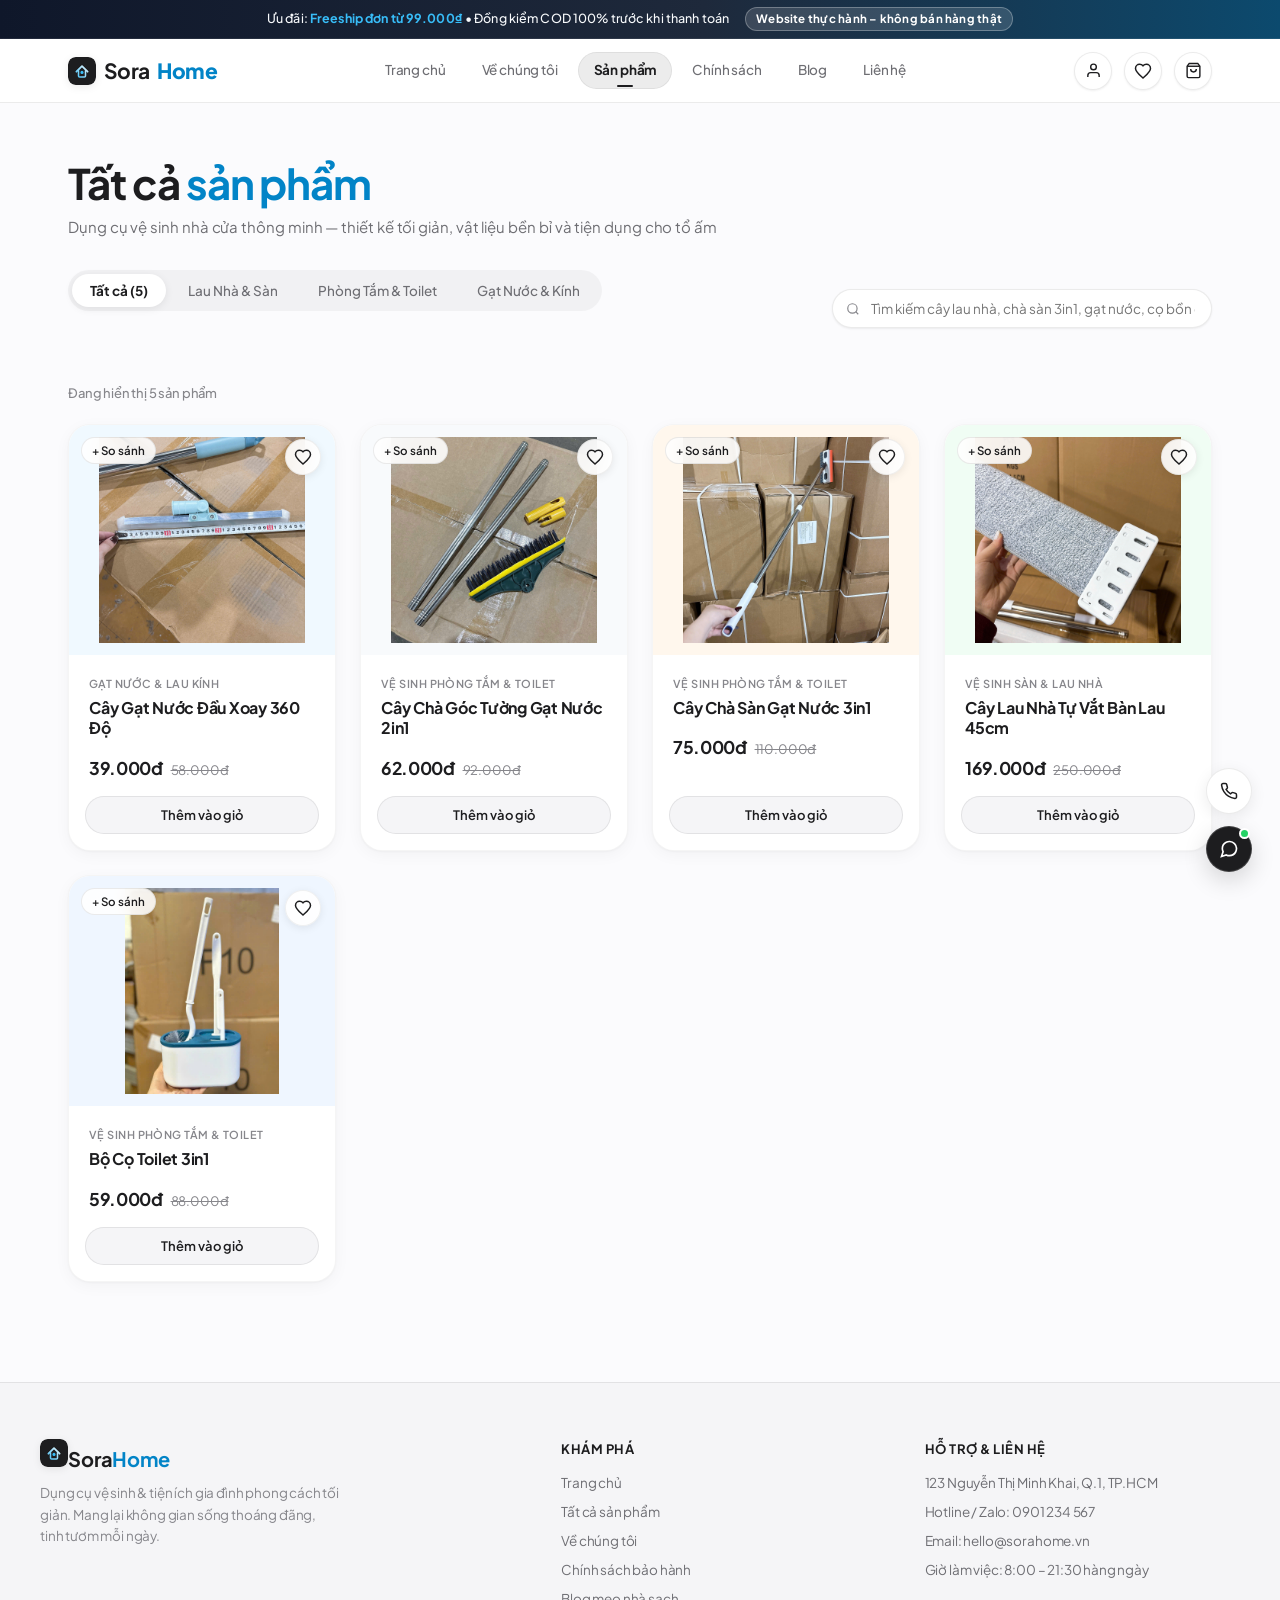
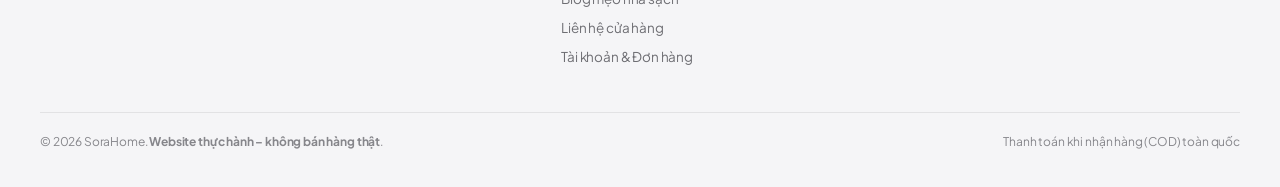
<file: products.html>
﻿<!DOCTYPE html>
<html lang="vi">
<head>
  <!-- Google tag (gtag.js) -->
  <script async src="https://www.googletagmanager.com/gtag/js?id=G-W4507BGZ5G"></script>
  <script>
    window.dataLayer = window.dataLayer || [];
    function gtag(){dataLayer.push(arguments);}
    gtag('js', new Date());

    gtag('config', 'G-W4507BGZ5G');
  </script>
  <meta charset="UTF-8"/>
  <meta name="viewport" content="width=device-width, initial-scale=1.0"/>
  <title>Sản phẩm — SoraHome</title>
  <meta name="description" content="Danh mục dụng cụ vệ sinh nhà cửa và tiện ích gia đình thông minh SoraHome. Bảo hành 30 ngày, đổi mới 7 ngày."/>
  <link rel="icon" type="image/svg+xml" href="favicon.svg?v=26"/>
  <link rel="alternate icon" type="image/x-icon" href="favicon.ico?v=26"/>
  <link rel="apple-touch-icon" href="favicon.png?v=26"/>
  <meta name="theme-color" content="#38BDF8"/>
  <meta property="og:type" content="website"/>
  <meta property="og:title" content="Bộ sưu tập sản phẩm — SoraHome"/>
  <meta property="og:description" content="Danh mục dụng cụ vệ sinh nhà cửa và tiện ích gia đình thông minh SoraHome. Bảo hành 30 ngày, đổi mới 7 ngày."/>
  <meta property="og:image" content="favicon.png?v=26"/>
  <link rel="stylesheet" href="style.css?v=30"/>
</head>
<body>

<div id="site-header"></div>

<div class="page">
  <div style="margin-bottom:32px;">
    <h1 class="section-title">Tất cả <em>sản phẩm</em></h1>
    <p class="section-sub">Dụng cụ vệ sinh nhà cửa thông minh — thiết kế tối giản, vật liệu bền bỉ và tiện dụng cho tổ ấm</p>
  </div>

  <!-- Search & Filter Toolbar -->
  <div class="products-toolbar">
    <div class="filter-bar" id="filter-bar">
      <button class="filter-btn active" data-cat="all" id="btn-all">Tất cả</button>
      <button class="filter-btn" data-cat="floor">Lau Nhà & Sàn</button>
      <button class="filter-btn" data-cat="bathroom">Phòng Tắm & Toilet</button>
      <button class="filter-btn" data-cat="glass">Gạt Nước & Kính</button>
    </div>

    <!-- Instant Search Bar -->
    <div class="search-box">
      <span class="search-icon">
        <svg viewBox="0 0 24 24" width="14" height="14" fill="none" stroke="currentColor" stroke-width="2"><circle cx="11" cy="11" r="8"/><line x1="21" y1="21" x2="16.65" y2="16.65"/></svg>
      </span>
      <input type="text" id="search-input" class="search-input" placeholder="Tìm kiếm cây lau nhà, chà sàn 3in1, gạt nước, cọ bồn cầu..."/>
    </div>
  </div>

  <!-- Products Count & Status -->
  <div id="filter-status" style="font-size:13px; color:var(--apple-tertiary); margin-bottom:20px; font-weight:500;"></div>

  <!-- Grid -->
  <div class="product-grid" id="product-grid"></div>

  <!-- Empty Search Result -->
  <div id="empty-search" style="display:none; text-align:center; padding:64px 20px;">
    <h3 style="font-size:20px; font-weight:700; color:var(--apple-black); margin-bottom:6px;">Không tìm thấy dụng cụ phù hợp</h3>
    <p style="color:var(--apple-secondary); font-size:14px; margin-bottom:20px;">Thử tìm với từ khóa khác như "cây lau nhà", "gạt nước", "chà sàn", "cọ toilet" hoặc xem tất cả dụng cụ.</p>
    <button class="btn-primary" onclick="resetFilter()">Xem tất cả sản phẩm</button>
  </div>
</div>

<div id="site-footer"></div>
<div class="toast-container"></div>

<script src="products.js?v=30"></script>
<script src="cart.js?v=30"></script>
<script src="main.js?v=30"></script>
<script>
  renderHeader();
  renderFooter();

  const allBtn = document.getElementById('btn-all');
  if (allBtn && typeof PRODUCTS !== 'undefined') {
    allBtn.textContent = `Tất cả (${PRODUCTS.length})`;
  }

  let currentCat = 'all';
  let searchTerm = '';

  const urlParams = new URLSearchParams(location.search);
  const catParam = urlParams.get('cat');
  if (catParam) currentCat = catParam;

  const searchInput = document.getElementById('search-input');
  const gridEl = document.getElementById('product-grid');
  const emptyEl = document.getElementById('empty-search');
  const statusEl = document.getElementById('filter-status');

  function renderGrid() {
    let filtered = PRODUCTS;

    // Filter by Category
    if (currentCat !== 'all') {
      filtered = filtered.filter(p => p.category === currentCat);
    }

    // Filter by Search Keyword
    if (searchTerm.trim() !== '') {
      const term = searchTerm.toLowerCase();
      filtered = filtered.filter(p => 
        p.name.toLowerCase().includes(term) ||
        p.description.toLowerCase().includes(term) ||
        p.categoryName.toLowerCase().includes(term) ||
        (p.material && p.material.toLowerCase().includes(term))
      );
    }

    // Update Status
    if (searchTerm.trim() !== '') {
      statusEl.textContent = `Tìm thấy ${filtered.length} kết quả cho "${searchTerm}"`;
    } else {
      statusEl.textContent = `Đang hiển thị ${filtered.length} sản phẩm`;
    }

    // Handle Empty
    if (filtered.length === 0) {
      gridEl.style.display = 'none';
      emptyEl.style.display = 'block';
    } else {
      gridEl.style.display = 'grid';
      emptyEl.style.display = 'none';
      gridEl.innerHTML = filtered.map(productCardHTML).join('');
    }

    // Update active filter pill
    document.querySelectorAll('.filter-btn').forEach(btn => {
      btn.classList.toggle('active', btn.dataset.cat === currentCat);
    });
  }

  // Instant Search with direct response
  searchInput.addEventListener('input', (e) => {
    searchTerm = e.target.value;
    renderGrid();
  });

  // Category filter
  document.getElementById('filter-bar').addEventListener('click', e => {
    const btn = e.target.closest('.filter-btn');
    if (!btn) return;
    currentCat = btn.dataset.cat;
    renderGrid();
  });

  function resetFilter() {
    currentCat = 'all';
    searchTerm = '';
    searchInput.value = '';
    renderGrid();
  }

  renderGrid();
</script>
</body>
</html>
</file>
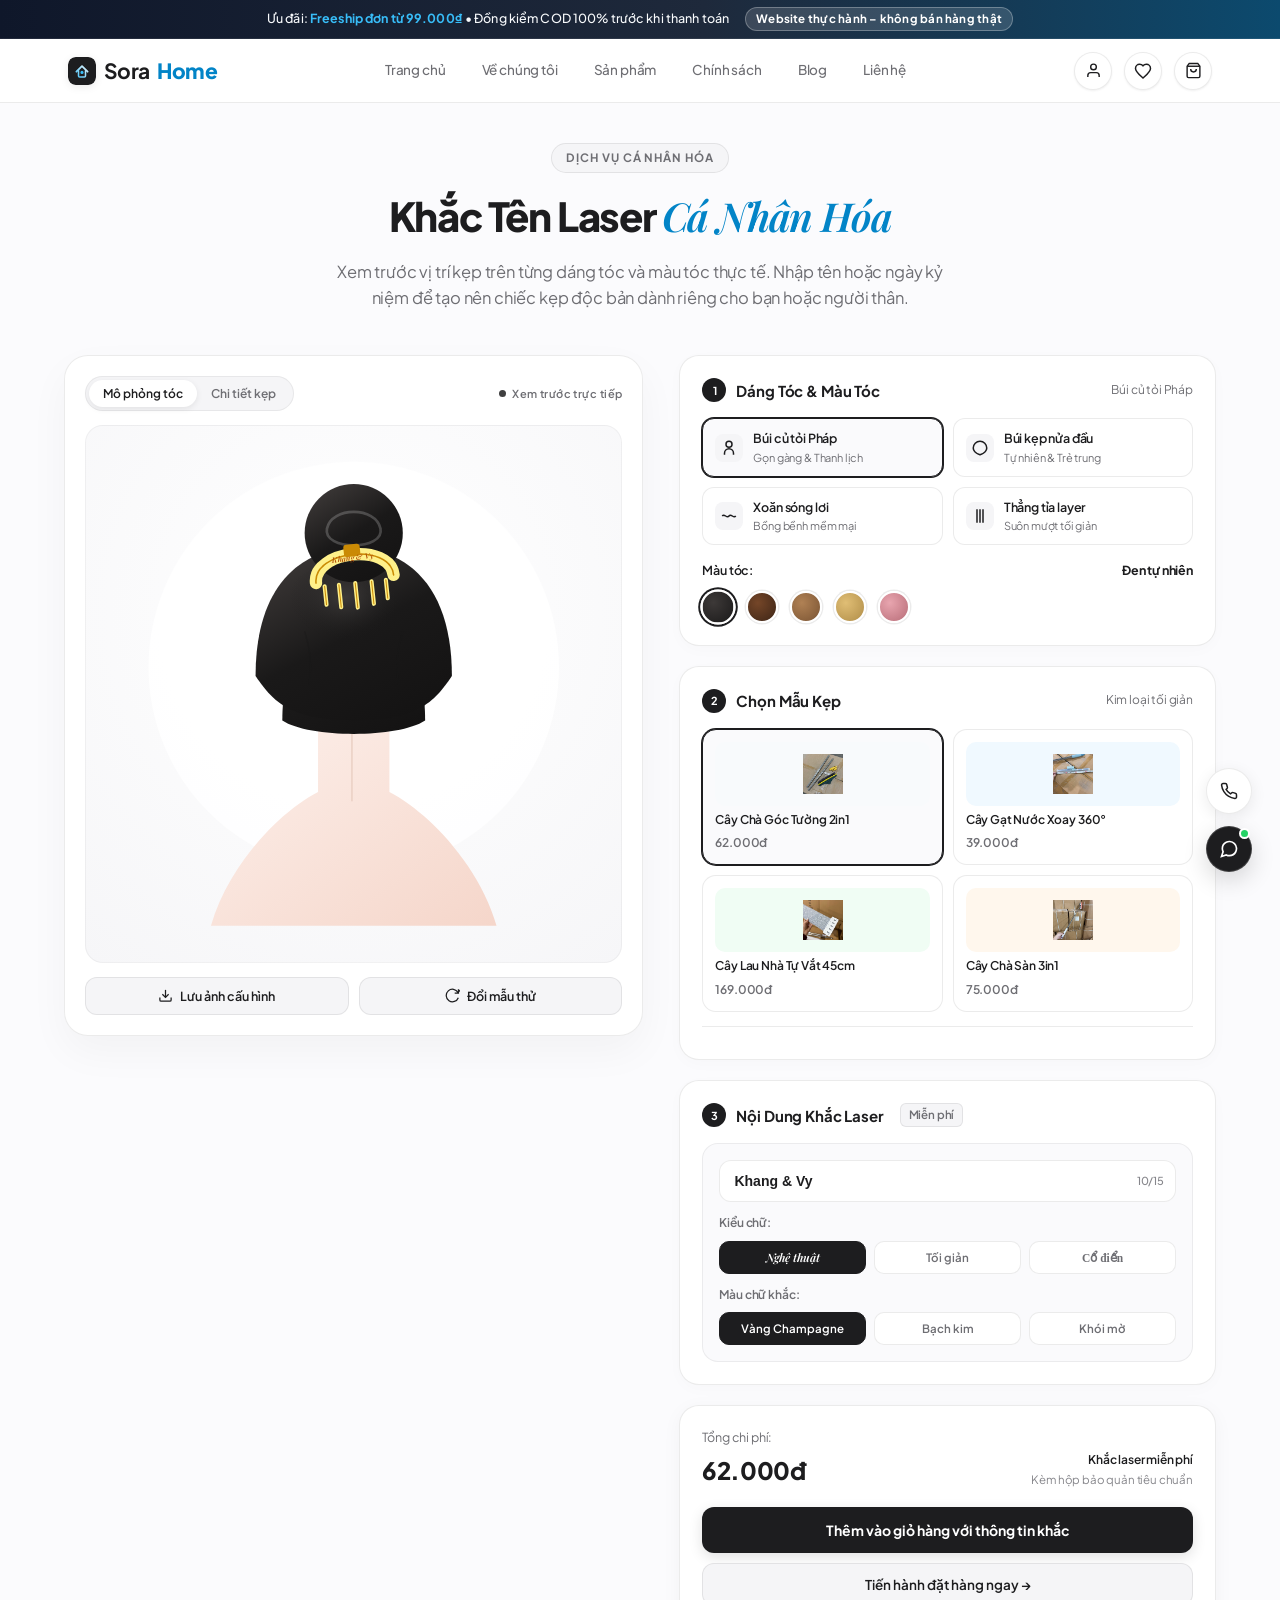
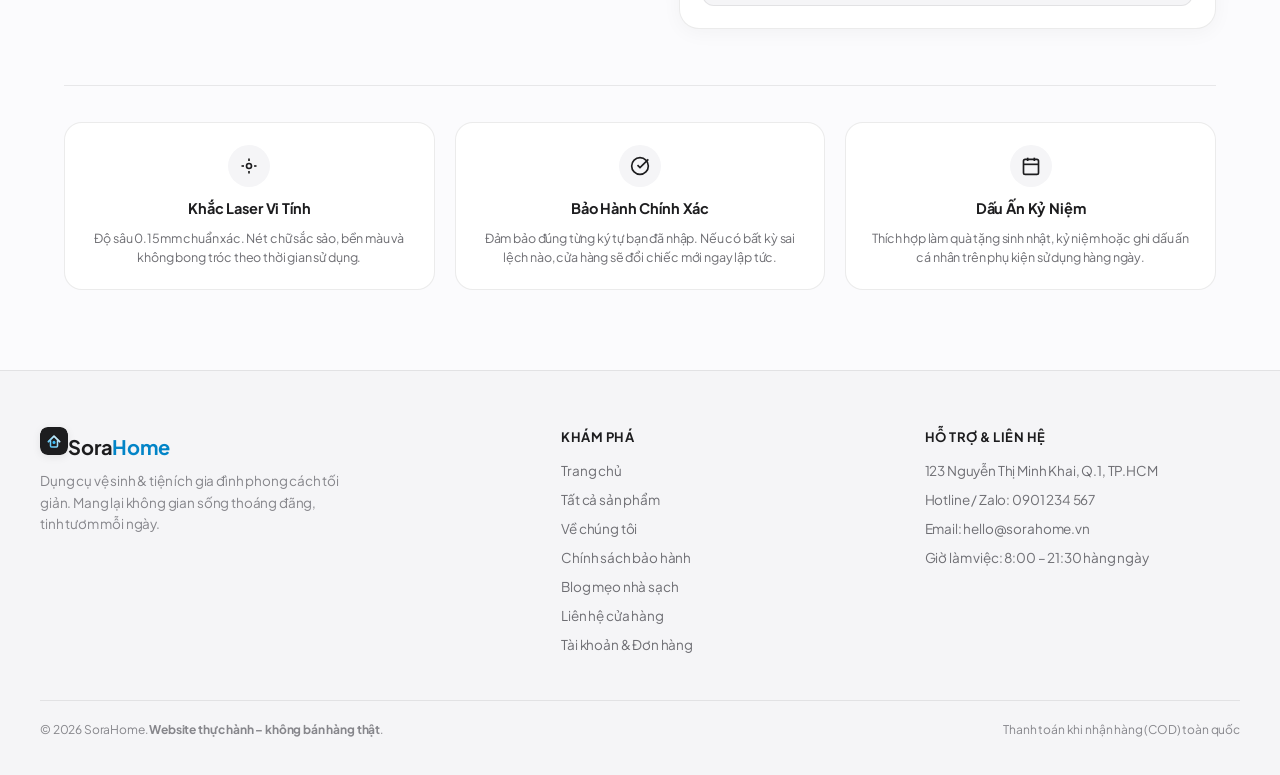
<file: studio.html>
﻿<!DOCTYPE html>
<html lang="vi">
<head>
  <!-- Google tag (gtag.js) -->
  <script async src="https://www.googletagmanager.com/gtag/js?id=G-W4507BGZ5G"></script>
  <script>
    window.dataLayer = window.dataLayer || [];
    function gtag(){dataLayer.push(arguments);}
    gtag('js', new Date());

    gtag('config', 'G-W4507BGZ5G');
  </script>
  <meta charset="UTF-8"/>
  <meta name="viewport" content="width=device-width, initial-scale=1.0"/>
  <title>Khắc tên laser theo yêu cầu — SoraHome</title>
  <link rel="icon" type="image/svg+xml" href="favicon.svg?v=26"/>
  <link rel="alternate icon" type="image/x-icon" href="favicon.ico?v=26"/>
  <link rel="apple-touch-icon" href="favicon.png?v=26"/>
  <meta name="theme-color" content="#38BDF8"/>
  <meta name="description" content="Trải nghiệm mô phỏng và khắc laser cá nhân hóa trên từng sản phẩm của SoraHome."/>
  <meta property="og:title" content="Khắc tên laser theo yêu cầu — SoraHome"/>
  <meta property="og:description" content="Dịch vụ khắc laser cá nhân hóa miễn phí trên từng sản phẩm cao cấp của SoraHome."/>
  <meta property="og:image" content="favicon.png?v=26"/>
  
  <!-- Typography -->
  <link rel="preconnect" href="https://fonts.googleapis.com">
  <link rel="preconnect" href="https://fonts.gstatic.com" crossorigin>
  <link href="https://fonts.googleapis.com/css2?family=Playfair+Display:ital,wght@0,600;1,600&family=Plus+Jakarta+Sans:wght@400;500;600;700;800&display=swap" rel="stylesheet">
  
  <link rel="stylesheet" href="style.css?v=30"/>
</head>
<body>

<div id="site-header"></div>

<main class="studio-page">
  <!-- Studio Hero Section -->
  <div class="studio-hero">
    <div class="studio-badge">Dịch vụ cá nhân hóa</div>
    <h1 class="studio-title">Khắc Tên Laser <em>Cá Nhân Hóa</em></h1>
    <p class="studio-subtitle">
      Xem trước vị trí kẹp trên từng dáng tóc và màu tóc thực tế. Nhập tên hoặc ngày kỷ niệm để tạo nên chiếc kẹp độc bản dành riêng cho bạn hoặc người thân.
    </p>
  </div>

  <!-- Studio Interactive Layout -->
  <div class="studio-layout">
    <!-- LEFT: Interactive Stage / Simulator -->
    <div class="studio-stage-card">
      <div class="studio-stage-topbar">
        <div class="mode-pills">
          <button class="mode-btn active" id="btn-mode-hair" onclick="setStudioMode('hair')">Mô phỏng tóc</button>
          <button class="mode-btn" id="btn-mode-macro" onclick="setStudioMode('macro')">Chi tiết kẹp</button>
        </div>
        <div class="live-indicator">
          <span class="live-dot"></span>
          <span>Xem trước trực tiếp</span>
        </div>
      </div>

      <!-- SVG Stage -->
      <div class="studio-canvas-box" id="studio-stage-box">
        <svg id="studio-svg" class="studio-svg-viewport" viewBox="0 0 600 600" fill="none" xmlns="http://www.w3.org/2000/svg">
          <!-- Dynamically injected by renderStage() -->
        </svg>
      </div>

      <!-- Stage Bottom Actions -->
      <div class="studio-stage-actions">
        <button class="stage-btn-secondary" onclick="exportStudioImage()" title="Tải ảnh PNG">
          <svg viewBox="0 0 24 24" width="15" height="15" fill="none" stroke="currentColor" stroke-width="2"><path d="M21 15v4a2 2 0 0 1-2 2H5a2 2 0 0 1-2-2v-4"/><polyline points="7 10 12 15 17 10"/><line x1="12" y1="15" x2="12" y2="3"/></svg>
          Lưu ảnh cấu hình
        </button>
        <button class="stage-btn-secondary" onclick="randomizeStyle()" title="Phối thử kiểu khác">
          <svg viewBox="0 0 24 24" width="15" height="15" fill="none" stroke="currentColor" stroke-width="2"><path d="M21.5 2v6h-6M21.34 15.57a10 10 0 1 1-.57-8.38l5.67-5.67"/></svg>
          Đổi mẫu thử
        </button>
      </div>
    </div>

    <!-- RIGHT: Customizer Options Panel -->
    <div class="studio-panel">
      <!-- Step 1: Chọn Kiểu Tóc & Màu Tóc -->
      <div class="studio-step-card">
        <div class="step-header">
          <span class="step-num">1</span>
          <span class="step-title">Dáng Tóc & Màu Tóc</span>
          <span class="step-desc" id="step1-desc">Búi củ tỏi Pháp</span>
        </div>

        <div class="hairstyles-grid" id="hairstyles-container">
          <!-- Injected via JS -->
        </div>

        <div class="color-picker-title">
          <span>Màu tóc:</span>
          <strong id="hair-color-label" style="color:var(--apple-black);">Đen tự nhiên</strong>
        </div>
        <div class="hair-colors-row" id="hair-colors-container">
          <!-- Injected via JS -->
        </div>
      </div>

      <!-- Step 2: Chọn Chiếc Kẹp -->
      <div class="studio-step-card">
        <div class="step-header">
          <span class="step-num">2</span>
          <span class="step-title">Chọn Mẫu Kẹp</span>
          <span class="step-desc" id="step2-desc">Kim loại tối giản</span>
        </div>

        <div class="clips-grid" id="clips-container">
          <!-- Injected via JS -->
        </div>

        <div class="clip-swatches-box" id="clip-swatches-container">
          <!-- Swatches injected via JS -->
        </div>
      </div>

      <!-- Step 3: Khắc Tên Laser -->
      <div class="studio-step-card">
        <div class="step-header">
          <span class="step-num">3</span>
          <span class="step-title">Nội Dung Khắc Laser</span>
          <span class="engraving-free-badge">Miễn phí</span>
        </div>

        <div class="engraving-box">
          <div class="engraving-input-wrap">
            <input type="text" id="engraving-input" class="engraving-input" maxlength="15" placeholder="Nhập tên hoặc ngày kỷ niệm..." value="Khang & Vy" oninput="handleEngravingInput(this.value)">
            <span class="char-counter" id="char-counter">10/15</span>
          </div>

          <div>
            <div style="font-size:12px; font-weight:600; color:var(--apple-secondary); margin-bottom:8px;">Kiểu chữ:</div>
            <div class="engraving-row">
              <button class="font-btn active" id="font-playfair" onclick="setEngravingFont('playfair')">
                <span style="font-family:'Playfair Display',serif; font-style:italic;">Nghệ thuật</span>
              </button>
              <button class="font-btn" id="font-sans" onclick="setEngravingFont('sans')">
                <span style="font-family:'Plus Jakarta Sans',sans-serif;">Tối giản</span>
              </button>
              <button class="font-btn" id="font-cinzel" onclick="setEngravingFont('cinzel')">
                <span style="font-family:Georgia, serif;">Cổ điển</span>
              </button>
            </div>
          </div>

          <div>
            <div style="font-size:12px; font-weight:600; color:var(--apple-secondary); margin-bottom:8px;">Màu chữ khắc:</div>
            <div class="engraving-row">
              <button class="finish-btn active" id="finish-gold" onclick="setEngravingFinish('gold')">
                Vàng Champagne
              </button>
              <button class="finish-btn" id="finish-silver" onclick="setEngravingFinish('silver')">
                Bạch kim
              </button>
              <button class="finish-btn" id="finish-dark" onclick="setEngravingFinish('dark')">
                Khói mờ
              </button>
            </div>
          </div>
        </div>
      </div>

      <!-- Step 4: Giá Tiền & Đặt Hàng -->
      <div class="studio-checkout-card">
        <div class="summary-flex">
          <div>
            <div style="font-size:12.5px; color:var(--apple-secondary); margin-bottom:4px;">Tổng chi phí:</div>
            <div class="price-main" id="studio-total-price">49.000đ</div>
          </div>
          <div style="text-align:right;">
            <div style="font-size:12px; color:var(--apple-black); font-weight:600;">Khắc laser miễn phí</div>
            <div style="font-size:11.5px; color:var(--apple-tertiary); margin-top:2px;">Kèm hộp bảo quản tiêu chuẩn</div>
          </div>
        </div>

        <button class="studio-atc-btn" onclick="addBespokeToCart()">
          Thêm vào giỏ hàng với thông tin khắc
        </button>

        <button class="studio-buy-btn" onclick="buyNowBespoke()">
          Tiến hành đặt hàng ngay →
        </button>
      </div>
    </div>
  </div>

  <!-- Studio Craft Highlights Section -->
  <section class="studio-perks-section">
    <div class="studio-perks-grid">
      <div class="studio-perk-item">
        <div class="perk-icon-circle">
          <svg viewBox="0 0 24 24" width="20" height="20" fill="none" stroke="currentColor" stroke-width="2"><circle cx="12" cy="12" r="3"/><line x1="3" y1="12" x2="6" y2="12"/><line x1="18" y1="12" x2="21" y2="12"/><line x1="12" y1="3" x2="12" y2="6"/><line x1="12" y1="18" x2="12" y2="21"/></svg>
        </div>
        <div class="perk-item-title">Khắc Laser Vi Tính</div>
        <div class="perk-item-desc">Độ sâu 0.15mm chuẩn xác. Nét chữ sắc sảo, bền màu và không bong tróc theo thời gian sử dụng.</div>
      </div>
      <div class="studio-perk-item">
        <div class="perk-icon-circle">
          <svg viewBox="0 0 24 24" width="20" height="20" fill="none" stroke="currentColor" stroke-width="2"><circle cx="12" cy="12" r="10"/><polyline points="9 11 12 14 22 4"/></svg>
        </div>
        <div class="perk-item-title">Bảo Hành Chính Xác</div>
        <div class="perk-item-desc">Đảm bảo đúng từng ký tự bạn đã nhập. Nếu có bất kỳ sai lệch nào, cửa hàng sẽ đổi chiếc mới ngay lập tức.</div>
      </div>
      <div class="studio-perk-item">
        <div class="perk-icon-circle">
          <svg viewBox="0 0 24 24" width="20" height="20" fill="none" stroke="currentColor" stroke-width="2"><rect x="3" y="4" width="18" height="18" rx="2"/><line x1="16" y1="2" x2="16" y2="6"/><line x1="8" y1="2" x2="8" y2="6"/><line x1="3" y1="10" x2="21" y2="10"/></svg>
        </div>
        <div class="perk-item-title">Dấu Ấn Kỷ Niệm</div>
        <div class="perk-item-desc">Thích hợp làm quà tặng sinh nhật, kỷ niệm hoặc ghi dấu ấn cá nhân trên phụ kiện sử dụng hàng ngày.</div>
      </div>
    </div>
  </section>
</main>

<div id="site-footer"></div>
<div class="toast-container"></div>

<!-- Offscreen Canvas for Snapshot Export -->
<canvas id="export-canvas" width="1000" height="1000" style="display:none;"></canvas>

<!-- Dependencies -->
<script src="products.js?v=30"></script>
<script src="cart.js?v=30"></script>
<script src="main.js?v=30"></script>

<script>
  // ── 1. STUDIO STATE ──
  const studioState = {
    mode: 'hair',
    hairStyle: 'french-bun',
    hairColor: 'dark',
    clipId: 2,
    clipSwatch: 'Vàng Champagne',
    engravingText: 'Khang & Vy',
    font: 'playfair',
    finish: 'gold'
  };

  // ── 2. DATA CONFIGS ──
  const HAIRSTYLES = [
    {
      id: 'french-bun',
      name: 'Búi củ tỏi Pháp',
      tag: 'Gọn gàng & Thanh lịch',
      icon: `<svg width="18" height="18" viewBox="0 0 24 24" fill="none" stroke="currentColor" stroke-width="2"><circle cx="12" cy="7" r="4"/><path d="M6 21v-2a6 6 0 0 1 12 0v2"/></svg>`
    },
    {
      id: 'half-up',
      name: 'Búi kẹp nửa đầu',
      tag: 'Tự nhiên & Trẻ trung',
      icon: `<svg width="18" height="18" viewBox="0 0 24 24" fill="none" stroke="currentColor" stroke-width="2"><path d="M12 3a9 9 0 0 0-9 9c0 6 9 9 9 9s9-3 9-9a9 9 0 0 0-9-9z"/></svg>`
    },
    {
      id: 'beach-waves',
      name: 'Xoăn sóng lơi',
      tag: 'Bồng bềnh mềm mại',
      icon: `<svg width="18" height="18" viewBox="0 0 24 24" fill="none" stroke="currentColor" stroke-width="2"><path d="M3 12c3-4 6 4 9 0s6 4 9 0"/></svg>`
    },
    {
      id: 'sleek-layer',
      name: 'Thẳng tỉa layer',
      tag: 'Suôn mượt tối giản',
      icon: `<svg width="18" height="18" viewBox="0 0 24 24" fill="none" stroke="currentColor" stroke-width="2"><line x1="8" y1="3" x2="8" y2="21"/><line x1="12" y1="3" x2="12" y2="21"/><line x1="16" y1="3" x2="16" y2="21"/></svg>`
    }
  ];

  const HAIR_COLORS = [
    {
      id: 'dark',
      name: 'Đen tự nhiên',
      color: '#1a1919',
      gradStops: ['#141313', '#252323', '#3d3938'],
      highlight: '#524f4e'
    },
    {
      id: 'chestnut',
      name: 'Nâu hạt dẻ',
      color: '#3d2516',
      gradStops: ['#2e190d', '#52311c', '#754628'],
      highlight: '#99633e'
    },
    {
      id: 'milktea',
      name: 'Nâu trà sữa',
      color: '#7a5433',
      gradStops: ['#614124', '#8a5f3a', '#b08154'],
      highlight: '#d4a679'
    },
    {
      id: 'blonde',
      name: 'Vàng cát',
      color: '#b08d48',
      gradStops: ['#8f6f32', '#c29d53', '#e0be75'],
      highlight: '#f5dda1'
    },
    {
      id: 'rose',
      name: 'Hồng khói',
      color: '#b86d78',
      gradStops: ['#9c5560', '#cc7e8a', '#e8a5af'],
      highlight: '#ffd1d8'
    }
  ];

  const FEATURED_CLIPS = [2, 1, 4, 3];

  // ── 3. INITIALIZATION ──
  document.addEventListener('DOMContentLoaded', () => {
    renderHeader();
    renderFooter();
    initCustomizerUI();
    renderStage();
  });

  function initCustomizerUI() {
    const hairContainer = document.getElementById('hairstyles-container');
    hairContainer.innerHTML = HAIRSTYLES.map(h => `
      <div class="hair-option ${h.id === studioState.hairStyle ? 'active' : ''}" onclick="setHairstyle('${h.id}')">
        <div class="hair-icon">${h.icon}</div>
        <div class="hair-info">
          <div class="hair-name">${h.name}</div>
          <div class="hair-tag">${h.tag}</div>
        </div>
      </div>
    `).join('');

    const colorContainer = document.getElementById('hair-colors-container');
    colorContainer.innerHTML = HAIR_COLORS.map(c => `
      <div class="hair-color-pill ${c.id === studioState.hairColor ? 'active' : ''}" 
           style="background: radial-gradient(circle at 35% 35%, ${c.gradStops[2]} 0%, ${c.color} 100%);"
           title="${c.name}"
           onclick="setHairColor('${c.id}')"></div>
    `).join('');

    renderClipsGrid();
    renderClipSwatches();
    updatePriceDisplay();
  }

  function renderClipsGrid() {
    const clipsContainer = document.getElementById('clips-container');
    const clips = FEATURED_CLIPS.map(id => PRODUCTS.find(p => p.id === id)).filter(Boolean);

    clipsContainer.innerHTML = clips.map(clip => `
      <div class="clip-card-option ${clip.id === studioState.clipId ? 'active' : ''}" onclick="setClip(${clip.id})">
        <div class="clip-thumb-box" style="background:${clip.cardBg}">
          ${productVisualSVG(clip, 46)}
        </div>
        <div class="clip-opt-name">${clip.shortName || clip.name}</div>
        <div class="clip-opt-price">${fmt(clip.price)}</div>
      </div>
    `).join('');
  }

  function renderClipSwatches() {
    const swatchesContainer = document.getElementById('clip-swatches-container');
    const clip = PRODUCTS.find(p => p.id === studioState.clipId);
    if (!clip || !clip.swatches) {
      swatchesContainer.innerHTML = '';
      return;
    }

    swatchesContainer.innerHTML = `
      <div style="font-size:12px; font-weight:600; color:var(--apple-secondary); margin-bottom:8px;">
        Màu sắc: <strong style="color:var(--apple-black);">${studioState.clipSwatch}</strong>
      </div>
      <div style="display:flex; gap:8px;">
        ${clip.swatches.map(s => `
          <button style="display:flex; align-items:center; gap:6px; padding:4px 10px; border-radius:8px; border:1px solid ${s.name === studioState.clipSwatch ? 'var(--apple-black)' : 'var(--apple-border)'}; background:#ffffff; font-size:12px; font-weight:600;"
                  onclick="setClipSwatch('${s.name}')">
            <span style="width:10px; height:10px; border-radius:50%; background:${s.color}; border:1px solid rgba(0,0,0,0.1);"></span>
            <span>${s.name}</span>
          </button>
        `).join('')}
      </div>
    `;
  }

  // ── 4. STATE MUTATIONS ──
  function setStudioMode(mode) {
    studioState.mode = mode;
    document.getElementById('btn-mode-hair').classList.toggle('active', mode === 'hair');
    document.getElementById('btn-mode-macro').classList.toggle('active', mode === 'macro');
    renderStage();
  }

  function setHairstyle(id) {
    studioState.hairStyle = id;
    document.querySelectorAll('.hair-option').forEach((el, idx) => {
      el.classList.toggle('active', HAIRSTYLES[idx].id === id);
    });
    const found = HAIRSTYLES.find(h => h.id === id);
    if (found) document.getElementById('step1-desc').textContent = found.name;
    renderStage();
  }

  function setHairColor(id) {
    studioState.hairColor = id;
    document.querySelectorAll('.hair-color-pill').forEach((el, idx) => {
      el.classList.toggle('active', HAIR_COLORS[idx].id === id);
    });
    const found = HAIR_COLORS.find(c => c.id === id);
    if (found) document.getElementById('hair-color-label').textContent = found.name;
    renderStage();
  }

  function setClip(id) {
    studioState.clipId = id;
    const clip = PRODUCTS.find(p => p.id === id);
    if (clip) {
      studioState.clipSwatch = (clip.swatches && clip.swatches[0]) ? clip.swatches[0].name : 'Tiêu chuẩn';
      document.getElementById('step2-desc').textContent = clip.shortName || clip.name;
    }
    renderClipsGrid();
    renderClipSwatches();
    updatePriceDisplay();
    renderStage();
  }

  function setClipSwatch(name) {
    studioState.clipSwatch = name;
    renderClipSwatches();
    renderStage();
  }

  function handleEngravingInput(val) {
    studioState.engravingText = val.slice(0, 15);
    document.getElementById('char-counter').textContent = `${studioState.engravingText.length}/15`;
    renderStage();
  }

  function setEngravingFont(font) {
    studioState.font = font;
    document.getElementById('font-playfair').classList.toggle('active', font === 'playfair');
    document.getElementById('font-cinzel').classList.toggle('active', font === 'cinzel');
    document.getElementById('font-sans').classList.toggle('active', font === 'sans');
    renderStage();
  }

  function setEngravingFinish(finish) {
    studioState.finish = finish;
    document.getElementById('finish-gold').classList.toggle('active', finish === 'gold');
    document.getElementById('finish-silver').classList.toggle('active', finish === 'silver');
    document.getElementById('finish-dark').classList.toggle('active', finish === 'dark');
    renderStage();
  }

  function updatePriceDisplay() {
    const clip = PRODUCTS.find(p => p.id === studioState.clipId);
    if (clip) {
      document.getElementById('studio-total-price').textContent = fmt(clip.price);
    }
  }

  function randomizeStyle() {
    const randomHair = HAIRSTYLES[Math.floor(Math.random() * HAIRSTYLES.length)].id;
    const randomColor = HAIR_COLORS[Math.floor(Math.random() * HAIR_COLORS.length)].id;
    const randomClip = FEATURED_CLIPS[Math.floor(Math.random() * FEATURED_CLIPS.length)];
    const sampleWords = ['Khang & Vy', 'Trâm Anh', 'Thùy Linh', 'Be Kind', 'Minimal'];
    const randomWord = sampleWords[Math.floor(Math.random() * sampleWords.length)];

    setHairstyle(randomHair);
    setHairColor(randomColor);
    setClip(randomClip);
    document.getElementById('engraving-input').value = randomWord;
    handleEngravingInput(randomWord);
  }

  // ── 5. VECTOR RENDER ENGINE (SVG STAGE) ──
  function renderStage() {
    const svg = document.getElementById('studio-svg');
    if (!svg) return;

    const curColor = HAIR_COLORS.find(c => c.id === studioState.hairColor) || HAIR_COLORS[0];
    const engText = studioState.engravingText || 'Nếp Tóc';

    let finishFill = '#b45309';
    let finishStroke = 'none';
    if (studioState.finish === 'silver') {
      finishFill = '#475569';
    } else if (studioState.finish === 'dark') {
      finishFill = '#1c1917';
    }

    let fontFamily = "'Playfair Display', Georgia, serif";
    let fontStyle = 'italic';
    let fontWeight = '600';
    if (studioState.font === 'cinzel') {
      fontFamily = "Georgia, serif";
      fontStyle = 'normal';
      fontWeight = '600';
    } else if (studioState.font === 'sans') {
      fontFamily = "'Plus Jakarta Sans', sans-serif";
      fontStyle = 'normal';
      fontWeight = '700';
    }

    if (studioState.mode === 'hair') {
      // MODE 1: HAIR & SILHOUETTE VIEW
      svg.innerHTML = `
        <defs>
          <linearGradient id="hairGrad" x1="20%" y1="0%" x2="80%" y2="100%">
            <stop offset="0%" stop-color="${curColor.gradStops[2]}"/>
            <stop offset="50%" stop-color="${curColor.color}"/>
            <stop offset="100%" stop-color="${curColor.gradStops[0]}"/>
          </linearGradient>
          <radialGradient id="hairHighlight" cx="45%" cy="30%" r="50%">
            <stop offset="0%" stop-color="${curColor.highlight}" stop-opacity="0.5"/>
            <stop offset="70%" stop-color="${curColor.color}" stop-opacity="0"/>
          </radialGradient>
          <linearGradient id="skinGrad" x1="0%" y1="0%" x2="100%" y2="100%">
            <stop offset="0%" stop-color="#fdf0eb"/>
            <stop offset="100%" stop-color="#f5d6ca"/>
          </linearGradient>
        </defs>

        <circle cx="300" cy="270" r="230" fill="#ffffff" opacity="0.9"/>
        
        <!-- Silhouette: Neck and Shoulders -->
        <g id="body-silhouette">
          <path d="M140 560 C160 490, 220 430, 260 410 L260 330 C275 332, 325 332, 340 330 L340 410 C380 430, 440 490, 460 560 Z" fill="url(#skinGrad)"/>
          <path d="M298 340 L298 420" stroke="#ebd1c5" stroke-width="1.8" stroke-linecap="round"/>
        </g>

        <!-- Dynamic Hairstyle Geometry -->
        <g id="hairstyle-layer">
          ${getHairstyleSVG(studioState.hairStyle)}
        </g>

        <!-- Clip Positioned on Hairstyle -->
        <g id="clip-on-hair" transform="${getClipTransform(studioState.hairStyle)}">
          ${getClipRender(studioState.clipId, studioState.clipSwatch, engText, fontFamily, fontStyle, fontWeight, finishFill, finishStroke)}
        </g>

        <!-- Subtle Hair Strands -->
        <path d="M245 230 Q255 260 250 290" stroke="${curColor.color}" stroke-width="1.5" opacity="0.4" fill="none"/>
        <path d="M355 230 Q345 260 350 290" stroke="${curColor.color}" stroke-width="1.5" opacity="0.4" fill="none"/>
      `;
    } else {
      // MODE 2: CLOSE-UP CLIP VIEW
      svg.innerHTML = `
        <defs>
          <radialGradient id="pedestalGrad" cx="50%" cy="50%" r="50%">
            <stop offset="0%" stop-color="#ffffff"/>
            <stop offset="85%" stop-color="#f0f0f4"/>
            <stop offset="100%" stop-color="#e5e5ea"/>
          </radialGradient>
        </defs>

        <ellipse cx="300" cy="460" rx="200" ry="50" fill="url(#pedestalGrad)"/>

        <!-- Zoomed-in Hair Clip -->
        <g id="macro-clip" transform="translate(300, 270) scale(1.75)">
          ${getMacroClipRender(studioState.clipId, studioState.clipSwatch, engText, fontFamily, fontStyle, fontWeight, finishFill)}
        </g>

        <text x="300" y="550" text-anchor="middle" font-family="'Plus Jakarta Sans', sans-serif" font-size="11.5" font-weight="600" fill="#86868b" letter-spacing="1">
          KHẮC LASER VI TÍNH • ĐỘ SÂU 0.15MM
        </text>
      `;
    }
  }

  // ── 6. HAIRSTYLE VECTORS ──
  function getHairstyleSVG(styleId) {
    switch (styleId) {
      case 'french-bun':
        return `
          <path d="M220 330 C220 270, 240 220, 300 215 C360 220, 380 270, 380 330 C350 350, 250 350, 220 330 Z" fill="url(#hairGrad)"/>
          <path d="M190 280 C190 190, 230 140, 300 135 C370 140, 410 190, 410 280 C390 310, 370 330, 300 330 C230 330, 210 310, 190 280 Z" fill="url(#hairGrad)"/>
          <ellipse cx="300" cy="220" rx="90" ry="70" fill="url(#hairHighlight)"/>
          <circle cx="300" cy="120" r="55" fill="url(#hairGrad)"/>
          <path d="M270 115 C275 90, 325 90, 330 115 C335 140, 265 140, 270 115" stroke="rgba(255,255,255,0.2)" stroke-width="3" fill="none"/>
        `;
      case 'half-up':
        return `
          <path d="M170 300 C150 380, 140 470, 160 550 C210 565, 390 565, 440 550 C460 470, 450 380, 430 300 Z" fill="url(#hairGrad)"/>
          <path d="M180 260 C180 160, 220 120, 300 115 C380 120, 420 160, 420 260 C400 300, 370 320, 300 320 C230 320, 200 300, 180 260 Z" fill="url(#hairGrad)"/>
          <ellipse cx="300" cy="200" rx="100" ry="70" fill="url(#hairHighlight)"/>
          <ellipse cx="300" cy="245" rx="42" ry="26" fill="url(#hairGrad)"/>
        `;
      case 'beach-waves':
        return `
          <path d="M160 280 C130 360, 140 440, 130 520 C160 555, 440 555, 470 520 C460 440, 470 360, 440 280 C410 160, 370 120, 300 115 C230 120, 190 160, 160 280 Z" fill="url(#hairGrad)"/>
          <ellipse cx="300" cy="210" rx="110" ry="80" fill="url(#hairHighlight)"/>
          <path d="M180 300 Q150 360 170 420 Q150 480 180 530" stroke="rgba(255,255,255,0.2)" stroke-width="2.5" fill="none"/>
          <path d="M420 300 Q450 360 430 420 Q450 480 420 530" stroke="rgba(255,255,255,0.2)" stroke-width="2.5" fill="none"/>
        `;
      case 'sleek-layer':
        return `
          <path d="M185 260 C185 150, 225 120, 300 115 C375 120, 415 150, 415 260 L425 430 L395 520 L300 480 L205 520 L175 430 Z" fill="url(#hairGrad)"/>
          <ellipse cx="300" cy="210" rx="95" ry="70" fill="url(#hairHighlight)"/>
          <path d="M230 250 L230 460" stroke="rgba(255,255,255,0.18)" stroke-width="2" fill="none"/>
          <path d="M370 250 L370 460" stroke="rgba(255,255,255,0.18)" stroke-width="2" fill="none"/>
        `;
    }
  }

  function getClipTransform(styleId) {
    switch (styleId) {
      case 'french-bun':
        return 'translate(300, 160) scale(1.15) rotate(-6)';
      case 'half-up':
        return 'translate(300, 255) scale(1.2) rotate(2)';
      case 'beach-waves':
        return 'translate(305, 275) scale(1.2) rotate(-4)';
      case 'sleek-layer':
        return 'translate(300, 280) scale(1.18) rotate(0)';
      default:
        return 'translate(300, 250) scale(1.2)';
    }
  }

  // ── 7. CLIP RENDERING (IN HAIR MODE) ──
  function getClipRender(clipId, swatchName, text, fontFam, fontSty, fontWt, fillGrad, strokeColor) {
    let accent = '#1d1d1f';
    let baseBg = '#ffe066';

    if (clipId === 2) {
      if (swatchName.includes('Bạc')) {
        baseBg = '#e2e8f0';
        accent = '#475569';
      } else if (swatchName.includes('Hồng')) {
        baseBg = '#fbcfe8';
        accent = '#be185d';
      } else {
        baseBg = '#fef08a';
        accent = '#ca8a04';
      }

      return `
        <g id="metal-clip-geom" transform="translate(-50, -40)">
          <path d="M12 50 C12 18, 88 18, 88 50" stroke="${baseBg}" stroke-width="12" stroke-linecap="round" fill="none"/>
          <path d="M12 50 C12 18, 88 18, 88 50" stroke="${accent}" stroke-width="1.5" stroke-linecap="round" fill="none"/>
          <rect x="42" y="16" width="16" height="12" rx="3" fill="${accent}"/>
          <path d="M20 54 L20 72 M34 54 L34 76 M50 54 L50 78 M66 54 L66 76 M80 54 L80 72" stroke="${baseBg}" stroke-width="4" stroke-linecap="round"/>
          <path d="M20 54 L20 72 M34 54 L34 76 M50 54 L50 78 M66 54 L66 76 M80 54 L80 72" stroke="${accent}" stroke-width="1" stroke-linecap="round"/>
          <text x="50" y="32" text-anchor="middle" font-family="${fontFam}" font-style="${fontSty}" font-weight="${fontWt}" font-size="7.5" fill="${fillGrad}">
            ${text}
          </text>
        </g>
      `;
    } else if (clipId === 1) {
      return `
        <g id="flower-clip-geom" transform="translate(-50, -40)">
          <circle cx="50" cy="40" r="30" fill="#ffffff" stroke="#f472b6" stroke-width="2"/>
          <circle cx="50" cy="40" r="12" fill="#fef08a"/>
          <path d="M30 65 L30 78 M42 65 L42 82 M58 65 L58 82 M70 65 L70 78" stroke="#f472b6" stroke-width="3.5" stroke-linecap="round"/>
          <rect x="24" y="33" width="52" height="14" rx="7" fill="rgba(255,255,255,0.9)" stroke="#f472b6" stroke-width="0.8"/>
          <text x="50" y="42.5" text-anchor="middle" font-family="${fontFam}" font-style="${fontSty}" font-weight="${fontWt}" font-size="7" fill="${fillGrad}">
            ${text}
          </text>
        </g>
      `;
    } else if (clipId === 4) {
      return `
        <g id="marble-clip-geom" transform="translate(-50, -40)">
          <rect x="15" y="24" width="70" height="28" rx="14" fill="#84a98c" stroke="#52796f" stroke-width="2"/>
          <path d="M22 30 Q35 45 48 32 Q62 25 78 38" stroke="rgba(255,255,255,0.4)" stroke-width="2" fill="none"/>
          <rect x="44" y="16" width="12" height="10" rx="3" fill="#52796f"/>
          <path d="M25 52 L25 72 M40 52 L40 76 M60 52 L60 76 M75 52 L75 72" stroke="#52796f" stroke-width="3.5" stroke-linecap="round"/>
          <text x="50" y="41" text-anchor="middle" font-family="${fontFam}" font-style="${fontSty}" font-weight="${fontWt}" font-size="7.5" fill="${fillGrad}">
            ${text}
          </text>
        </g>
      `;
    } else {
      return `
        <g id="velvet-clip-geom" transform="translate(-50, -40)">
          <rect x="14" y="22" width="72" height="30" rx="15" fill="#d4a373" stroke="#bc6c25" stroke-width="2.5"/>
          <rect x="18" y="26" width="64" height="22" rx="11" fill="#ddb892"/>
          <path d="M24 52 L24 70 M40 52 L40 74 M60 52 L60 74 M76 52 L76 70" stroke="#bc6c25" stroke-width="3.5" stroke-linecap="round"/>
          <rect x="25" y="31" width="50" height="13" rx="4" fill="#fefae0" stroke="#bc6c25" stroke-width="0.8"/>
          <text x="50" y="40" text-anchor="middle" font-family="${fontFam}" font-style="${fontSty}" font-weight="${fontWt}" font-size="6.8" fill="${fillGrad}">
            ${text}
          </text>
        </g>
      `;
    }
  }

  // ── 8. MACRO CLOSE-UP RENDERING ──
  function getMacroClipRender(clipId, swatchName, text, fontFam, fontSty, fontWt, fillGrad) {
    let baseBg = '#fef08a';
    let accent = '#ca8a04';
    let shine = '#ffffff';

    if (swatchName.includes('Bạc')) {
      baseBg = '#e2e8f0';
      accent = '#64748b';
    } else if (swatchName.includes('Hồng')) {
      baseBg = '#fbcfe8';
      accent = '#db2777';
    }

    return `
      <g id="macro-clip-body" transform="translate(-80, -60)">
        <path d="M20 70 C20 20, 140 20, 140 70" stroke="${baseBg}" stroke-width="18" stroke-linecap="round" fill="none"/>
        <path d="M22 66 C22 24, 138 24, 138 66" stroke="${shine}" stroke-width="2.5" stroke-linecap="round" fill="none" opacity="0.5"/>
        <path d="M20 70 C20 20, 140 20, 140 70" stroke="${accent}" stroke-width="1.5" stroke-linecap="round" fill="none"/>

        <g id="macro-hinge" transform="translate(68, 12)">
          <rect x="0" y="0" width="24" height="18" rx="4" fill="${accent}"/>
          <line x1="6" y1="3" x2="6" y2="15" stroke="#ffffff" stroke-width="1.8"/>
          <line x1="12" y1="3" x2="12" y2="15" stroke="#ffffff" stroke-width="1.8"/>
          <line x1="18" y1="3" x2="18" y2="15" stroke="#ffffff" stroke-width="1.8"/>
        </g>

        <g id="macro-teeth">
          <path d="M30 76 L30 110 M50 76 L50 115 M70 76 L70 118 M90 76 L90 118 M110 76 L110 115 M130 76 L130 110" stroke="${baseBg}" stroke-width="6.5" stroke-linecap="round"/>
          <path d="M30 76 L30 110 M50 76 L50 115 M70 76 L70 118 M90 76 L90 118 M110 76 L110 115 M130 76 L130 110" stroke="${accent}" stroke-width="1.2" stroke-linecap="round"/>
        </g>

        <text x="80" y="43" text-anchor="middle" font-family="${fontFam}" font-style="${fontSty}" font-weight="${fontWt}" font-size="11" fill="${fillGrad}" letter-spacing="0.5">
          ${text}
        </text>
      </g>
    `;
  }

  // ── 9. CHECKOUT & CART INTEGRATION ──
  function addBespokeToCart() {
    const clip = PRODUCTS.find(p => p.id === studioState.clipId);
    if (!clip) return;

    const bespokeOption = {
      text: studioState.engravingText,
      font: studioState.font,
      finish: studioState.finish === 'gold' ? 'Vàng Champagne' : (studioState.finish === 'silver' ? 'Bạch kim' : 'Khói mờ'),
      hairStyle: studioState.hairStyle,
      hairColor: studioState.hairColor
    };

    addToCart(clip.id, 1, studioState.clipSwatch, bespokeOption);
    showToast(`Đã thêm kẹp khắc tên "${studioState.engravingText}" vào giỏ hàng`);
    openCartDrawer();
  }

  function buyNowBespoke() {
    const clip = PRODUCTS.find(p => p.id === studioState.clipId);
    if (!clip) return;

    const bespokeOption = {
      text: studioState.engravingText,
      font: studioState.font,
      finish: studioState.finish === 'gold' ? 'Vàng Champagne' : (studioState.finish === 'silver' ? 'Bạch kim' : 'Khói mờ'),
      hairStyle: studioState.hairStyle,
      hairColor: studioState.hairColor
    };

    addToCart(clip.id, 1, studioState.clipSwatch, bespokeOption);
    window.location.href = 'checkout.html';
  }

  // ── 10. SNAPSHOT EXPORT ENGINE ──
  function exportStudioImage() {
    const canvas = document.getElementById('export-canvas');
    const ctx = canvas.getContext('2d');
    const svgEl = document.getElementById('studio-svg');

    ctx.fillStyle = '#f5f5f7';
    ctx.fillRect(0, 0, 1000, 1000);

    ctx.strokeStyle = 'rgba(0,0,0,0.08)';
    ctx.lineWidth = 1;
    ctx.strokeRect(30, 30, 940, 940);

    ctx.textAlign = 'center';
    ctx.fillStyle = '#1d1d1f';
    ctx.font = '700 22px -apple-system, BlinkMacSystemFont, "Plus Jakarta Sans", sans-serif';
    ctx.fillText('Nếp Tóc — Dịch vụ khắc laser', 500, 80);

    const xml = new XMLSerializer().serializeToString(svgEl);
    const svgBlob = new Blob([xml], { type: 'image/svg+xml;charset=utf-8' });
    const URL = window.URL || window.webkitURL || window;
    const blobURL = URL.createObjectURL(svgBlob);
    const img = new Image();

    img.onload = function() {
      ctx.drawImage(img, 100, 120, 800, 800);
      URL.revokeObjectURL(blobURL);

      const clip = PRODUCTS.find(p => p.id === studioState.clipId);
      ctx.fillStyle = '#1d1d1f';
      ctx.font = '600 18px -apple-system, BlinkMacSystemFont, "Plus Jakarta Sans", sans-serif';
      const clipName = clip ? (clip.shortName || clip.name) : '';
      ctx.fillText(`Khắc tên: "${studioState.engravingText}" • ${clipName}`, 500, 930);

      const link = document.createElement('a');
      link.download = `NepToc-KhacTen-${studioState.engravingText.replace(/[^a-zA-Z0-9]/g, '_') || 'Custom'}.png`;
      link.href = canvas.toDataURL('image/png');
      link.click();

      showToast('Đã lưu ảnh cấu hình');
    };
    img.src = blobURL;
  }
</script>
</body>
</html>
</file>
<file: style.css>
/* style.css — SoraHome | Nâng cấp theo chuẩn Apple Design (WWDC Fluid Interfaces) */

/* ── Typography & System Fonts ── */
@import url('https://fonts.googleapis.com/css2?family=Plus+Jakarta+Sans:wght@400;500;600;700;800&display=swap');

/* ── Reset & Apple Base ── */
*, *::before, *::after {
  box-sizing: border-box;
  margin: 0;
  padding: 0;
  -webkit-font-smoothing: antialiased;
  -moz-osx-font-smoothing: grayscale;
}

html {
  scroll-behavior: smooth;
  font-size: 16px;
}

body {
  font-family: -apple-system, BlinkMacSystemFont, "SF Pro Text", "SF Pro Display", "Plus Jakarta Sans", "Helvetica Neue", sans-serif;
  background-color: #fbfbfd;
  color: #1d1d1f;
  min-height: 100vh;
  line-height: 1.55;
  letter-spacing: -0.01em;
  overflow-x: clip;
}

img, svg {
  display: block;
  max-width: 100%;
}

a {
  text-decoration: none;
  color: inherit;
  transition: opacity 0.2s cubic-bezier(0.2, 0.8, 0.2, 1);
}

ul { list-style: none; }

button {
  cursor: pointer;
  border: none;
  background: none;
  font-family: inherit;
  outline: none;
}

/* ── Apple Design Variables ── */
:root {
  --apple-black: #1d1d1f;
  --apple-secondary: #6e6e73;
  --apple-tertiary: #86868b;
  --apple-bg: #fbfbfd;
  --apple-surface: #ffffff;
  --apple-surface-secondary: #f5f5f7;
  --apple-border: rgba(0, 0, 0, 0.08);
  --apple-border-light: rgba(0, 0, 0, 0.04);
  
  /* Brand Accent: SoraHome Sky Blue & Fresh Living */
  --accent-rose: #0284c7;
  --accent-rose-hover: #0369a1;
  --accent-rose-soft: rgba(2, 132, 199, 0.08);
  --accent-rose-border: rgba(2, 132, 199, 0.2);
  --accent-amber: #e67700;
  --accent-blue: #0071e3;

  /* Apple Squircle Radii */
  --radius-sm: 10px;
  --radius-md: 16px;
  --radius-lg: 22px;
  --radius-pill: 9999px;

  /* Layered Shadows (Diffuse + Contact) */
  --shadow-subtle: 0 1px 3px rgba(0,0,0,0.03), 0 1px 2px rgba(0,0,0,0.04);
  --shadow-card: 0 4px 16px rgba(0,0,0,0.04), 0 1px 2px rgba(0,0,0,0.03);
  --shadow-hover: 0 20px 40px rgba(0,0,0,0.08), 0 4px 8px rgba(0,0,0,0.03);
  --shadow-modal: 0 30px 60px rgba(0,0,0,0.18), 0 10px 20px rgba(0,0,0,0.08);

  /* Apple Fluid Motion Springs */
  --spring-snappy: cubic-bezier(0.2, 0.8, 0.2, 1);
  --spring-bounce: cubic-bezier(0.16, 1, 0.3, 1);
  --spring-quick: 180ms cubic-bezier(0.2, 0.8, 0.2, 1);
}

/* ── Principle 1: Zero-Latency Physical Feedback ── */
button:active,
.btn-primary:active,
.btn-add:active,
.btn-outline:active,
.cart-btn:active,
.product-card:active {
  transform: scale(0.975) !important;
  transition: transform 90ms ease-out !important;
}

/* ── Principle 12: Translucent Materials (Frosted Glass) ── */
.topbar {
  background: var(--apple-black);
  color: #f5f5f7;
  text-align: center;
  padding: 9px 16px;
  font-size: 12.5px;
  font-weight: 500;
  letter-spacing: 0.01em;
  display: flex;
  align-items: center;
  justify-content: center;
  gap: 8px;
}

#site-header {
  position: sticky;
  top: 0;
  left: 0;
  right: 0;
  width: 100%;
  z-index: 9999;
}

.promo-topbar {
  background: linear-gradient(90deg, #0f172a 0%, #1e293b 55%, #0c4a6e 100%);
  color: #f8fafc;
  padding: 7px 20px;
  font-size: 12.5px;
  font-weight: 500;
  letter-spacing: 0.01em;
  display: flex;
  align-items: center;
  justify-content: center;
  flex-wrap: wrap;
  gap: 8px 16px;
  text-align: center;
  border-bottom: 1px solid rgba(255, 255, 255, 0.08);
}

.promo-topbar-text {
  display: inline-flex;
  align-items: center;
  gap: 6px;
}

.promo-topbar-text strong {
  color: #38bdf8;
  font-weight: 700;
}

.practice-badge {
  display: inline-flex;
  align-items: center;
  gap: 5px;
  background: rgba(255, 255, 255, 0.14);
  border: 1px solid rgba(255, 255, 255, 0.28);
  color: #ffffff;
  font-size: 11.5px;
  font-weight: 700;
  padding: 2px 10px;
  border-radius: 999px;
  letter-spacing: 0.02em;
  white-space: nowrap;
}

#app-header,
header {
  position: relative;
  width: 100%;
  height: 64px;
  background: rgba(255, 255, 255, 0.88);
  backdrop-filter: blur(20px) saturate(180%);
  -webkit-backdrop-filter: blur(20px) saturate(180%);
  border-bottom: 0.5px solid var(--apple-border);
  transition: background 0.3s ease, box-shadow 0.3s ease;
}

.nav-inner {
  max-width: 1200px;
  margin: 0 auto;
  padding: 0 28px;
  height: 64px;
  display: flex;
  align-items: center;
  justify-content: space-between;
  gap: 24px;
}

.logo {
  font-size: 21px;
  font-weight: 700;
  color: var(--apple-black);
  letter-spacing: -0.03em;
  display: flex;
  align-items: center;
  gap: 8px;
  text-decoration: none;
}

.brand-logo-img {
  width: 28px;
  height: 28px;
  border-radius: 8px;
  display: inline-block;
  flex-shrink: 0;
  box-shadow: 0 2px 8px rgba(0, 0, 0, 0.08);
  transition: transform 0.3s cubic-bezier(0.16, 1, 0.3, 1);
}

.logo:hover .brand-logo-img {
  transform: scale(1.06);
}

.logo span {
  color: var(--accent-rose);
  font-weight: 800;
}

nav {
  display: flex;
  align-items: center;
  gap: 4px;
}

nav a {
  position: relative;
  font-size: 13.5px;
  font-weight: 500;
  padding: 8px 16px;
  border-radius: var(--radius-pill);
  color: var(--apple-secondary);
  text-decoration: none;
  transition: all 0.2s var(--spring-snappy);
}

nav a:hover {
  color: var(--apple-black);
  background: rgba(0, 0, 0, 0.04);
}

nav a.active {
  color: var(--apple-black);
  font-weight: 700;
  background: rgba(0, 0, 0, 0.075);
  box-shadow: inset 0 0 0 1px rgba(0, 0, 0, 0.06);
}

nav a.active::after {
  content: '';
  position: absolute;
  bottom: 2px;
  left: 50%;
  transform: translateX(-50%);
  width: 16px;
  height: 2.5px;
  background: var(--apple-black);
  border-radius: 999px;
}

.nav-actions {
  display: flex;
  align-items: center;
  gap: 12px;
}

.cart-btn {
  position: relative;
  display: inline-flex;
  align-items: center;
  justify-content: center;
  width: 38px;
  height: 38px;
  background: var(--apple-surface);
  border: 1px solid var(--apple-border);
  border-radius: 50%;
  color: var(--apple-black);
  box-shadow: var(--shadow-subtle);
  transition: transform 0.2s var(--spring-snappy), box-shadow 0.2s var(--spring-snappy), border-color 0.2s ease;
  cursor: pointer;
  padding: 0;
}

.cart-btn:hover {
  border-color: rgba(0, 0, 0, 0.2);
  transform: scale(1.05);
  box-shadow: 0 4px 12px rgba(0,0,0,0.06);
}

.cart-btn svg {
  width: 17px;
  height: 17px;
  color: var(--apple-black);
}

#cart-badge {
  position: absolute;
  top: -4px;
  right: -4px;
  background: var(--accent-rose);
  color: #fff;
  font-size: 10.5px;
  font-weight: 700;
  min-width: 18px;
  height: 18px;
  border-radius: var(--radius-pill);
  display: none;
  align-items: center;
  justify-content: center;
  border: 2px solid #fff;
  box-shadow: 0 2px 4px rgba(214, 51, 108, 0.3);
}

@keyframes cartBump {
  0% { transform: scale(1); }
  30% { transform: scale(1.14); }
  60% { transform: scale(0.96); }
  100% { transform: scale(1); }
}

.cart-btn.cart-bump {
  animation: cartBump 0.38s cubic-bezier(0.34, 1.56, 0.64, 1);
}

/* Mobile Nav Toggle */
.nav-toggle {
  display: none;
  width: 36px;
  height: 36px;
  border-radius: 50%;
  background: rgba(0, 0, 0, 0.04);
  align-items: center;
  justify-content: center;
  flex-direction: column;
  gap: 4.5px;
  transition: background 0.2s ease;
}

.nav-toggle span {
  display: block;
  width: 16px;
  height: 1.5px;
  background: var(--apple-black);
  border-radius: 2px;
  transition: transform 0.25s var(--spring-snappy), opacity 0.2s ease;
}

/* ── Principle 15: Optical Sizing & Hierarchy ── */
.page {
  max-width: 1200px;
  margin: 0 auto;
  padding: 56px 28px 100px;
}

.page-sm {
  max-width: 780px;
  margin: 0 auto;
  padding: 56px 24px 100px;
}

.section-title {
  font-size: clamp(28px, 4.2vw, 42px);
  font-weight: 700;
  line-height: 1.15;
  letter-spacing: -0.025em;
  color: var(--apple-black);
}

.section-title em {
  color: var(--accent-rose);
  font-style: normal;
}

.section-sub {
  color: var(--apple-secondary);
  font-size: 15px;
  margin-top: 8px;
  letter-spacing: -0.005em;
}

/* ── Hero Section (Refined Apple Showcase) ── */
.hero {
  display: grid;
  grid-template-columns: 1.1fr 0.9fr;
  gap: 48px;
  align-items: center;
  min-height: 500px;
  padding: 64px 28px;
  max-width: 1200px;
  margin: 0 auto;
}

.hero-eyebrow {
  display: inline-flex;
  align-items: center;
  gap: 6px;
  background: var(--accent-rose-soft);
  color: var(--accent-rose);
  border: 1px solid var(--accent-rose-border);
  border-radius: var(--radius-pill);
  padding: 5px 14px;
  font-size: 12.5px;
  font-weight: 600;
  letter-spacing: 0.01em;
  margin-bottom: 22px;
}

.hero-title {
  font-size: clamp(38px, 5.5vw, 62px);
  font-weight: 800;
  line-height: 1.08;
  letter-spacing: -0.035em;
  color: var(--apple-black);
  margin-bottom: 20px;
}

.hero-title em {
  color: var(--accent-rose);
  font-style: normal;
}

.hero-desc {
  font-size: 17px;
  color: var(--apple-secondary);
  line-height: 1.6;
  margin-bottom: 36px;
  max-width: 440px;
  letter-spacing: -0.01em;
}

.hero-cta {
  display: flex;
  gap: 14px;
  flex-wrap: wrap;
}

.btn-primary {
  background: var(--apple-black);
  color: #ffffff;
  border-radius: var(--radius-pill);
  padding: 13px 28px;
  font-weight: 600;
  font-size: 14.5px;
  display: inline-flex;
  align-items: center;
  justify-content: center;
  box-shadow: 0 4px 14px rgba(0, 0, 0, 0.15);
  transition: transform 0.2s var(--spring-snappy), background 0.2s ease, box-shadow 0.2s ease;
}

.btn-primary:hover {
  background: #333336;
  box-shadow: 0 6px 20px rgba(0, 0, 0, 0.22);
}

.btn-outline {
  background: rgba(0, 0, 0, 0.04);
  color: var(--apple-black);
  border-radius: var(--radius-pill);
  padding: 13px 28px;
  font-weight: 600;
  font-size: 14.5px;
  display: inline-flex;
  align-items: center;
  justify-content: center;
  border: 1px solid var(--apple-border);
  transition: transform 0.2s var(--spring-snappy), background 0.2s ease, border-color 0.2s ease;
}

.btn-outline:hover {
  background: rgba(0, 0, 0, 0.08);
  border-color: rgba(0, 0, 0, 0.15);
}

/* Hero Editorial Campaign Visual (Parisian Atelier Style) */
.hero-visual {
  position: relative;
  display: flex;
  align-items: center;
  justify-content: center;
  min-height: 480px;
}

.hero-campaign-card {
  position: relative;
  width: 380px;
  max-width: 100%;
  height: 480px;
  border-radius: 28px;
  overflow: hidden;
  box-shadow: 0 24px 60px rgba(0, 0, 0, 0.12), 0 4px 16px rgba(0, 0, 0, 0.04);
  border: 1px solid rgba(0, 0, 0, 0.06);
  background: #f5f5f7;
  transition: transform 0.6s cubic-bezier(0.16, 1, 0.3, 1), box-shadow 0.6s cubic-bezier(0.16, 1, 0.3, 1);
}

.hero-campaign-card:hover {
  transform: translateY(-4px) scale(1.01);
  box-shadow: 0 32px 72px rgba(0, 0, 0, 0.16), 0 6px 20px rgba(0, 0, 0, 0.06);
}

.hero-campaign-img {
  width: 100%;
  height: 100%;
  object-fit: cover;
  object-position: center 20%;
  display: block;
}

.hero-campaign-overlay {
  position: absolute;
  inset: 0;
  display: flex;
  flex-direction: column;
  justify-content: space-between;
  padding: 22px;
  background: linear-gradient(180deg, rgba(0,0,0,0.18) 0%, rgba(0,0,0,0) 45%, rgba(0,0,0,0.48) 100%);
  pointer-events: none;
}

.hero-campaign-tag {
  align-self: flex-start;
  display: inline-flex;
  align-items: center;
  gap: 7px;
  padding: 7px 15px;
  border-radius: 9999px;
  background: rgba(255, 255, 255, 0.92);
  backdrop-filter: blur(16px);
  -webkit-backdrop-filter: blur(16px);
  color: #1d1d1f;
  font-size: 11.5px;
  font-weight: 700;
  letter-spacing: 0.04em;
  text-transform: uppercase;
  border: 0.5px solid rgba(255, 255, 255, 0.6);
  box-shadow: 0 4px 14px rgba(0, 0, 0, 0.08);
}

.hero-tag-dot {
  width: 6px;
  height: 6px;
  border-radius: 50%;
  background: #d6336c;
  display: inline-block;
}

.hero-campaign-caption {
  background: rgba(255, 255, 255, 0.94);
  backdrop-filter: blur(20px);
  -webkit-backdrop-filter: blur(20px);
  border-radius: 18px;
  padding: 14px 18px;
  border: 0.5px solid rgba(255, 255, 255, 0.8);
  box-shadow: 0 8px 24px rgba(0, 0, 0, 0.1);
  display: flex;
  flex-direction: column;
  gap: 2px;
}

.hero-campaign-caption strong {
  font-size: 14px;
  font-weight: 700;
  color: #1d1d1f;
  letter-spacing: -0.01em;
}

.hero-campaign-caption span {
  font-size: 12px;
  color: #6e6e73;
}

/* ── Stats Bar (Minimalist Apple Metric Row) ── */
.stats-bar {
  background: var(--apple-surface);
  border-top: 0.5px solid var(--apple-border);
  border-bottom: 0.5px solid var(--apple-border);
  padding: 24px 28px;
}

.stats-inner {
  max-width: 1200px;
  margin: 0 auto;
  display: flex;
  justify-content: space-around;
  gap: 20px;
  flex-wrap: wrap;
}

.stat-item {
  text-align: center;
}

.stat-num {
  font-size: 26px;
  font-weight: 700;
  letter-spacing: -0.03em;
  color: var(--apple-black);
}

.stat-label {
  font-size: 12.5px;
  color: var(--apple-tertiary);
  margin-top: 2px;
  font-weight: 500;
}

/* ── Featured Header ── */
.featured {
  max-width: 1200px;
  margin: 0 auto;
  padding: 64px 28px;
}

.featured-header {
  display: flex;
  align-items: flex-end;
  justify-content: space-between;
  margin-bottom: 36px;
  gap: 16px;
}

.see-all-link {
  font-weight: 600;
  color: var(--accent-rose);
  font-size: 14px;
  display: inline-flex;
  align-items: center;
  gap: 4px;
}

.see-all-link:hover {
  opacity: 0.8;
}

/* ── Product Grid (Refined Apple Product Cards) ── */
.product-grid {
  display: grid;
  grid-template-columns: repeat(auto-fill, minmax(260px, 1fr));
  gap: 24px;
}

.product-card {
  border-radius: var(--radius-lg);
  background: var(--apple-surface);
  border: 1px solid var(--apple-border-light);
  box-shadow: var(--shadow-card);
  overflow: hidden;
  display: flex;
  flex-direction: column;
  cursor: pointer;
  text-decoration: none;
  color: inherit;
  -webkit-tap-highlight-color: transparent;
  transition: transform 0.3s var(--spring-snappy), box-shadow 0.3s var(--spring-snappy), border-color 0.3s ease;
}

.product-card:hover {
  transform: translateY(-5px);
  box-shadow: var(--shadow-hover);
  border-color: rgba(0, 0, 0, 0.08);
}

.product-card-img {
  height: 220px;
  display: flex;
  align-items: center;
  justify-content: center;
  position: relative;
  background-color: #fafafc;
  overflow: hidden;
}

.product-tag {
  position: absolute;
  top: 14px;
  left: 14px;
  background: rgba(255, 255, 255, 0.9);
  backdrop-filter: blur(10px);
  color: var(--accent-rose);
  font-size: 11px;
  font-weight: 700;
  padding: 4px 10px;
  border-radius: var(--radius-pill);
  border: 0.5px solid var(--accent-rose-border);
  letter-spacing: 0.02em;
}

.product-tag.yellow {
  color: var(--accent-amber);
  border-color: rgba(230, 119, 0, 0.2);
}

.product-info {
  padding: 20px 20px 14px;
  flex: 1;
  display: flex;
  flex-direction: column;
  gap: 6px;
}

.product-category {
  font-size: 11px;
  font-weight: 600;
  color: var(--apple-tertiary);
  text-transform: uppercase;
  letter-spacing: 0.04em;
}

.product-name {
  font-size: 16px;
  font-weight: 700;
  line-height: 1.3;
  color: var(--apple-black);
  letter-spacing: -0.015em;
}

.product-rating {
  display: flex;
  align-items: center;
  gap: 4px;
  font-size: 12.5px;
  color: var(--apple-tertiary);
  margin-top: 2px;
}

.product-rating .stars {
  color: #ff9f0a;
  font-size: 13px;
}

.product-price-row {
  display: flex;
  align-items: baseline;
  gap: 8px;
  margin-top: 10px;
}

.product-price {
  font-size: 17.5px;
  font-weight: 700;
  color: var(--apple-black);
  letter-spacing: -0.02em;
}

.product-original {
  font-size: 13px;
  color: var(--apple-tertiary);
  text-decoration: line-through;
}

.btn-add {
  margin: 0 16px 16px;
  background: var(--apple-surface-secondary);
  color: var(--apple-black);
  border-radius: var(--radius-pill);
  padding: 10px 16px;
  font-weight: 600;
  font-size: 13px;
  border: 1px solid var(--apple-border);
  transition: background 0.2s var(--spring-snappy), color 0.2s ease, border-color 0.2s ease;
  text-align: center;
}

.btn-add:hover {
  background: var(--apple-black);
  color: #ffffff;
  border-color: var(--apple-black);
}

/* ── Filter Bar (Pill Segmented Controls) ── */
.filter-bar {
  display: inline-flex;
  background: rgba(0, 0, 0, 0.04);
  padding: 4px;
  border-radius: var(--radius-pill);
  gap: 4px;
  margin-bottom: 36px;
}

.filter-btn {
  padding: 8px 18px;
  border-radius: var(--radius-pill);
  font-weight: 500;
  font-size: 13.5px;
  color: var(--apple-secondary);
  background: transparent;
  transition: all 0.2s var(--spring-snappy);
}

.filter-btn:hover {
  color: var(--apple-black);
}

.filter-btn.active {
  background: var(--apple-surface);
  color: var(--apple-black);
  font-weight: 700;
  box-shadow: 0 2px 8px rgba(0, 0, 0, 0.08);
}

/* ── Product Detail Layout ── */
.detail-layout {
  display: grid;
  grid-template-columns: 1fr 1fr;
  gap: 56px;
  align-items: start;
}

.detail-visual {
  border-radius: var(--radius-lg);
  background: #fafafc;
  border: 1px solid var(--apple-border-light);
  height: 460px;
  display: flex;
  align-items: center;
  justify-content: center;
  position: relative;
  overflow: hidden;
  box-shadow: var(--shadow-card);
}

.detail-tag {
  position: absolute;
  top: 18px;
  left: 18px;
  background: rgba(255, 255, 255, 0.9);
  backdrop-filter: blur(10px);
  color: var(--accent-rose);
  font-size: 12px;
  font-weight: 700;
  padding: 5px 14px;
  border-radius: var(--radius-pill);
  border: 0.5px solid var(--accent-rose-border);
}

.breadcrumb {
  font-size: 13px;
  color: var(--apple-tertiary);
  margin-bottom: 20px;
}

.breadcrumb a {
  color: var(--apple-secondary);
  text-decoration: none;
  transition: color 0.15s ease;
}

.breadcrumb a:hover {
  color: var(--apple-black);
}

/* ==========================================================================
   Apple-Style Slender Circular Back Button (.btn-back)
   ========================================================================== */
.btn-back {
  display: inline-flex;
  align-items: center;
  justify-content: center;
  width: 38px;
  height: 38px;
  padding: 0;
  border-radius: 50%;
  color: var(--apple-secondary);
  background: rgba(255, 255, 255, 0.85);
  backdrop-filter: blur(20px) saturate(180%);
  -webkit-backdrop-filter: blur(20px) saturate(180%);
  border: 1px solid var(--apple-border);
  cursor: pointer;
  text-decoration: none;
  transition: all 0.25s var(--spring-snappy);
  box-shadow: 0 1px 3px rgba(0, 0, 0, 0.04);
  user-select: none;
  flex-shrink: 0;
}

.btn-back svg {
  width: 17px;
  height: 17px;
  stroke: currentColor;
  stroke-width: 1.8;
  transition: transform 0.25s var(--spring-snappy);
}

.btn-back:hover {
  background: #ffffff;
  color: var(--apple-black);
  border-color: rgba(0, 0, 0, 0.2);
  box-shadow: 0 4px 12px rgba(0, 0, 0, 0.08);
  transform: translateX(-2px) scale(1.04);
}

.btn-back:hover svg {
  transform: translateX(-2px);
}

.btn-back:active {
  transform: scale(0.92);
}

.product-nav-bar {
  display: flex;
  align-items: center;
  justify-content: space-between;
  gap: 16px;
  margin-bottom: 24px;
  flex-wrap: wrap;
}

.product-nav-bar .breadcrumb {
  margin-bottom: 0;
}

/* Floating Back Button (Circular Glass Icon) */
.floating-back-btn {
  position: fixed;
  bottom: 24px;
  left: 24px;
  z-index: 990;
  display: inline-flex;
  align-items: center;
  justify-content: center;
  width: 44px;
  height: 44px;
  padding: 0;
  border-radius: 50%;
  color: var(--apple-black);
  background: rgba(255, 255, 255, 0.92);
  backdrop-filter: blur(20px) saturate(180%);
  -webkit-backdrop-filter: blur(20px) saturate(180%);
  border: 1px solid var(--apple-border);
  box-shadow: 0 8px 24px rgba(0, 0, 0, 0.12);
  cursor: pointer;
  text-decoration: none;
  transition: all 0.3s var(--spring-snappy);
  opacity: 0;
  pointer-events: none;
  transform: translateY(12px);
}

.floating-back-btn.visible {
  opacity: 1;
  pointer-events: auto;
  transform: translateY(0);
}

.floating-back-btn svg {
  width: 18px;
  height: 18px;
  stroke: currentColor;
  stroke-width: 1.8;
  transition: transform 0.25s var(--spring-snappy);
}

.floating-back-btn:hover {
  background: #ffffff;
  box-shadow: 0 12px 32px rgba(0, 0, 0, 0.16);
  transform: translateY(-2px) scale(1.05);
}

.floating-back-btn:hover svg {
  transform: translateX(-2px);
}

.floating-back-btn:active {
  transform: scale(0.92);
}

@media (max-width: 768px) {
  .floating-back-btn {
    bottom: 84px; /* Above mobile sticky ATC bar */
    left: 16px;
    width: 40px;
    height: 40px;
  }
}

/* Image Zoom Lightbox & Real Product Photography */
.detail-visual {
  position: relative;
  cursor: zoom-in;
}

.detail-visual img {
  width: 100%;
  height: 100%;
  object-fit: contain;
  padding: 16px;
  box-sizing: border-box;
  border-radius: inherit;
  display: block;
}

.product-real-img {
  width: 100%;
  height: 100%;
  object-fit: contain;
  padding: 12px;
  box-sizing: border-box;
  border-radius: inherit;
  display: block;
}

.visual-zoom-badge {
  position: absolute;
  bottom: 14px;
  right: 14px;
  display: inline-flex;
  align-items: center;
  gap: 6px;
  padding: 6px 12px;
  font-size: 11.5px;
  font-weight: 600;
  color: var(--apple-secondary);
  background: rgba(255, 255, 255, 0.88);
  backdrop-filter: blur(12px);
  -webkit-backdrop-filter: blur(12px);
  border: 1px solid var(--apple-border);
  border-radius: 980px;
  box-shadow: 0 2px 8px rgba(0,0,0,0.06);
  pointer-events: none;
  transition: all 0.2s ease;
}

.detail-visual:hover .visual-zoom-badge {
  color: var(--apple-black);
  background: #ffffff;
  box-shadow: 0 4px 12px rgba(0,0,0,0.1);
  transform: scale(1.03);
}

.image-lightbox {
  position: fixed;
  inset: 0;
  z-index: 10000;
  background: rgba(0, 0, 0, 0.65);
  backdrop-filter: blur(24px) saturate(180%);
  -webkit-backdrop-filter: blur(24px) saturate(180%);
  display: flex;
  align-items: center;
  justify-content: center;
  padding: 24px;
  opacity: 0;
  pointer-events: none;
  transition: opacity 0.3s cubic-bezier(0.16, 1, 0.3, 1);
}

.image-lightbox.active {
  opacity: 1;
  pointer-events: auto;
}

.lightbox-content {
  background: #ffffff;
  border-radius: var(--radius-xl);
  padding: 36px 32px 32px;
  max-width: 520px;
  width: 100%;
  text-align: center;
  position: relative;
  box-shadow: 0 32px 64px rgba(0,0,0,0.25);
  transform: scale(0.92);
  transition: transform 0.35s var(--spring-snappy);
}

.image-lightbox.active .lightbox-content {
  transform: scale(1);
}

.lightbox-header {
  display: flex;
  align-items: center;
  justify-content: space-between;
  margin-bottom: 20px;
}

.lightbox-title {
  font-size: 13.5px;
  font-weight: 600;
  color: var(--apple-secondary);
}

.detail-name {
  font-size: clamp(26px, 3.5vw, 36px);
  font-weight: 700;
  letter-spacing: -0.03em;
  line-height: 1.15;
  color: var(--apple-black);
  margin-bottom: 10px;
}

.detail-rating {
  display: flex;
  align-items: center;
  gap: 8px;
  font-size: 14px;
  color: var(--apple-secondary);
  margin-bottom: 18px;
}

.detail-rating .stars {
  color: #ff9f0a;
}

.detail-price-row {
  display: flex;
  align-items: baseline;
  gap: 12px;
  margin-bottom: 20px;
}

.detail-price {
  font-size: 32px;
  font-weight: 700;
  letter-spacing: -0.03em;
  color: var(--apple-black);
}

.detail-original {
  font-size: 18px;
  color: var(--apple-tertiary);
  text-decoration: line-through;
}

.detail-discount {
  background: var(--accent-rose-soft);
  color: var(--accent-rose);
  border-radius: var(--radius-sm);
  padding: 3px 8px;
  font-size: 12px;
  font-weight: 700;
}

.detail-desc {
  font-size: 15.5px;
  line-height: 1.65;
  color: var(--apple-secondary);
  margin-bottom: 28px;
}

.detail-section-title {
  font-size: 12.5px;
  font-weight: 600;
  text-transform: uppercase;
  letter-spacing: 0.04em;
  color: var(--apple-tertiary);
  margin-bottom: 10px;
}

.swatch-row {
  display: flex;
  gap: 10px;
  flex-wrap: wrap;
  margin-bottom: 28px;
}

.swatch-opt {
  display: inline-flex;
  align-items: center;
  gap: 8px;
  padding: 8px 16px;
  border-radius: var(--radius-pill);
  border: 1px solid var(--apple-border);
  background: var(--apple-surface);
  font-size: 13.5px;
  font-weight: 500;
  cursor: pointer;
  box-shadow: var(--shadow-subtle);
  transition: all 0.2s var(--spring-snappy);
}

.swatch-opt:hover {
  border-color: rgba(0, 0, 0, 0.2);
}

.swatch-opt.selected {
  border-color: var(--apple-black);
  background: var(--apple-surface);
  font-weight: 600;
  box-shadow: 0 2px 8px rgba(0,0,0,0.08);
}

.swatch-opt .dot {
  width: 14px;
  height: 14px;
  border-radius: 50%;
  flex-shrink: 0;
}

/* ── Contextual Variant Selectors (Non-rigid Apple E-commerce UX) ── */

/* 1. Combo Selector Grid (For Multi-item Bundles / Sets) */
.combo-selector-grid {
  display: grid;
  grid-template-columns: 1fr 1fr;
  gap: 10px;
  margin-bottom: 24px;
}

@media (max-width: 640px) {
  .combo-selector-grid {
    grid-template-columns: 1fr;
    gap: 8px;
  }
}

.combo-opt-card {
  display: flex;
  align-items: center;
  gap: 12px;
  padding: 10px 14px;
  border-radius: var(--radius-md);
  border: 1.5px solid var(--apple-border);
  background: var(--apple-surface);
  cursor: pointer;
  transition: all 0.2s var(--spring-snappy);
  position: relative;
  text-align: left;
}

.combo-opt-card:hover {
  border-color: var(--apple-border-dark);
  background: var(--apple-surface-secondary);
}

.combo-opt-card.selected {
  border-color: var(--apple-black);
  background: #ffffff;
  box-shadow: 0 4px 16px rgba(0, 0, 0, 0.08);
}

.combo-thumb-box {
  width: 44px;
  height: 44px;
  border-radius: 8px;
  overflow: hidden;
  background: #f5f5f7;
  flex-shrink: 0;
}

.combo-thumb-box img {
  width: 100%;
  height: 100%;
  object-fit: cover;
  display: block;
}

.combo-info-box {
  flex: 1;
  min-width: 0;
}

.combo-name {
  font-size: 13px;
  font-weight: 600;
  color: var(--apple-black);
  line-height: 1.3;
}

.combo-meta {
  display: flex;
  align-items: center;
  gap: 6px;
  margin-top: 3px;
}

.combo-tag {
  font-size: 10.5px;
  font-weight: 600;
  padding: 1px 6px;
  border-radius: 4px;
  background: #f1f3f5;
  color: #495057;
}

.combo-sub {
  font-size: 11px;
  color: var(--apple-tertiary);
}

.combo-check-icon {
  width: 18px;
  height: 18px;
  border-radius: 50%;
  border: 1.5px solid var(--apple-border);
  display: flex;
  align-items: center;
  justify-content: center;
  color: transparent;
  flex-shrink: 0;
  transition: all 0.2s ease;
}

.combo-opt-card.selected .combo-check-icon {
  background: var(--apple-black);
  border-color: var(--apple-black);
  color: #ffffff;
}

/* Bundle Includes Callout Box */
.bundle-includes-box {
  margin: 0 0 24px;
  padding: 14px 16px;
  background: var(--apple-surface-secondary);
  border: 1px solid var(--apple-border);
  border-radius: var(--radius-md);
}

.bundle-includes-header {
  display: flex;
  align-items: center;
  gap: 8px;
  font-size: 13px;
  color: var(--apple-black);
  margin-bottom: 8px;
}

.bundle-includes-list {
  margin: 0;
  padding-left: 18px;
  font-size: 12.5px;
  color: var(--apple-secondary);
  line-height: 1.6;
}

/* 2. Shape Selector Row (For Individual clips with different shapes & sizes) */
.shape-selector-row {
  display: flex;
  flex-wrap: wrap;
  gap: 10px;
  margin-bottom: 24px;
}

.shape-opt-pill {
  display: inline-flex;
  align-items: center;
  gap: 8px;
  padding: 6px 12px 6px 6px;
  border-radius: var(--radius-pill);
  border: 1.5px solid var(--apple-border);
  background: var(--apple-surface);
  cursor: pointer;
  transition: all 0.2s var(--spring-snappy);
}

.shape-opt-pill:hover {
  border-color: var(--apple-border-dark);
  background: var(--apple-surface-secondary);
}

.shape-opt-pill.selected {
  border-color: var(--apple-black);
  background: #ffffff;
  box-shadow: 0 4px 14px rgba(0, 0, 0, 0.08);
}

.shape-thumb-mini {
  width: 32px;
  height: 32px;
  border-radius: 50%;
  overflow: hidden;
  background: #f8bbd0;
  flex-shrink: 0;
}

.shape-thumb-mini img {
  width: 100%;
  height: 100%;
  object-fit: cover;
  display: block;
}

.shape-name {
  font-size: 13px;
  font-weight: 600;
  color: var(--apple-black);
}

.shape-size-tag {
  font-size: 11px;
  font-weight: 700;
  padding: 2px 7px;
  border-radius: var(--radius-pill);
  background: #fce4ec;
  color: #c2185b;
}

/* 3. Gallery Thumbnail Slider / Row */
.gallery-thumbnail-row {
  display: flex;
  gap: 8px;
  margin-top: 14px;
  overflow-x: auto;
  padding-bottom: 4px;
  -webkit-overflow-scrolling: touch;
}

.gallery-thumb-item {
  width: 52px;
  height: 52px;
  border-radius: 10px;
  border: 2px solid #e5e5ea;
  overflow: hidden;
  cursor: pointer;
  flex-shrink: 0;
  transition: all 0.2s ease;
  background: #fafafc;
}

.gallery-thumb-item:hover {
  border-color: #8e8e93;
}

.gallery-thumb-item.active {
  border-color: var(--apple-black);
  box-shadow: 0 0 0 1px var(--apple-black);
}

.gallery-thumb-item img {
  width: 100%;
  height: 100%;
  object-fit: cover;
  display: block;
}
  border: 1px solid rgba(0,0,0,0.15);
}

.qty-row {
  display: flex;
  align-items: center;
  gap: 16px;
  margin-bottom: 28px;
}

.qty-ctrl {
  display: inline-flex;
  align-items: center;
  border: 1px solid var(--apple-border);
  border-radius: var(--radius-pill);
  background: var(--apple-surface);
  box-shadow: var(--shadow-subtle);
  overflow: hidden;
}

.qty-ctrl button {
  width: 36px;
  height: 36px;
  font-size: 16px;
  color: var(--apple-black);
  display: flex;
  align-items: center;
  justify-content: center;
  transition: background 0.15s ease;
}

.qty-ctrl button:hover {
  background: var(--apple-surface-secondary);
}

.qty-ctrl input {
  width: 44px;
  height: 36px;
  text-align: center;
  border: none;
  font-size: 14.5px;
  font-weight: 600;
  color: var(--apple-black);
  outline: none;
  background: transparent;
}

.detail-actions {
  display: flex;
  gap: 12px;
  flex-direction: column;
}

.btn-buy-now {
  background: var(--apple-black);
  color: #ffffff;
  border-radius: var(--radius-pill);
  padding: 15px;
  font-weight: 600;
  font-size: 15px;
  text-align: center;
  box-shadow: 0 4px 16px rgba(0, 0, 0, 0.14);
  transition: all 0.2s var(--spring-snappy);
}

.btn-buy-now:hover {
  background: #333336;
  box-shadow: 0 6px 22px rgba(0, 0, 0, 0.2);
}

.btn-add-detail {
  background: var(--apple-surface-secondary);
  color: var(--apple-black);
  border-radius: var(--radius-pill);
  padding: 15px;
  font-weight: 600;
  font-size: 15px;
  text-align: center;
  border: 1px solid var(--apple-border);
  transition: all 0.2s var(--spring-snappy);
}

.btn-add-detail:hover {
  background: rgba(0, 0, 0, 0.08);
}

.detail-specs {
  background: var(--apple-surface-secondary);
  border-radius: var(--radius-md);
  padding: 20px 24px;
  margin-top: 28px;
}

.detail-specs p {
  font-size: 13.5px;
  padding: 8px 0;
  border-bottom: 0.5px solid var(--apple-border);
  color: var(--apple-secondary);
}

.detail-specs p:last-child {
  border: none;
}

.detail-specs strong {
  color: var(--apple-black);
  margin-right: 8px;
}

/* ── Cart Page ── */
.cart-layout {
  display: grid;
  grid-template-columns: 1fr 380px;
  gap: 36px;
  align-items: start;
}

.cart-item {
  display: grid;
  grid-template-columns: 72px 1fr auto;
  gap: 18px;
  align-items: center;
  padding: 20px;
  border-radius: var(--radius-md);
  background: var(--apple-surface);
  border: 1px solid var(--apple-border-light);
  box-shadow: var(--shadow-subtle);
  margin-bottom: 14px;
  transition: transform 0.2s var(--spring-snappy), box-shadow 0.2s ease;
}

.cart-item:hover {
  box-shadow: var(--shadow-card);
}

.cart-item-thumb {
  width: 72px;
  height: 72px;
  border-radius: var(--radius-sm);
  background: #fafafc;
  display: flex;
  align-items: center;
  justify-content: center;
  flex-shrink: 0;
  border: 1px solid var(--apple-border-light);
}

.cart-item-name {
  font-weight: 600;
  font-size: 15px;
  color: var(--apple-black);
  margin-bottom: 3px;
}

.cart-item-swatch {
  font-size: 12.5px;
  color: var(--apple-tertiary);
  margin-bottom: 6px;
}

.cart-item-price {
  font-weight: 700;
  font-size: 15px;
  color: var(--apple-black);
}

.cart-qty-ctrl {
  display: inline-flex;
  align-items: center;
  border: 1px solid var(--apple-border);
  border-radius: var(--radius-pill);
  background: var(--apple-surface);
  overflow: hidden;
}

.cart-qty-ctrl button {
  width: 30px;
  height: 30px;
  font-size: 15px;
  color: var(--apple-black);
  display: flex;
  align-items: center;
  justify-content: center;
}

.cart-qty-ctrl button:hover {
  background: var(--apple-surface-secondary);
}

.cart-qty-ctrl span {
  width: 32px;
  text-align: center;
  font-weight: 600;
  font-size: 13.5px;
}

.cart-item-right {
  display: flex;
  flex-direction: column;
  align-items: flex-end;
  gap: 8px;
}

.btn-remove {
  font-size: 18px;
  color: var(--apple-tertiary);
  transition: color 0.15s ease;
}

.btn-remove:hover {
  color: var(--accent-rose);
}

.cart-summary-box {
  background: var(--apple-surface);
  border: 1px solid var(--apple-border-light);
  box-shadow: var(--shadow-card);
  border-radius: var(--radius-lg);
  padding: 32px 28px;
  position: sticky;
  top: 84px;
}

.summary-title {
  font-size: 19px;
  font-weight: 700;
  color: var(--apple-black);
  letter-spacing: -0.02em;
  margin-bottom: 20px;
}

.summary-row {
  display: flex;
  justify-content: space-between;
  padding: 10px 0;
  font-size: 14px;
  color: var(--apple-secondary);
  border-bottom: 0.5px solid var(--apple-border);
}

.summary-total {
  display: flex;
  justify-content: space-between;
  align-items: baseline;
  padding: 16px 0 4px;
  margin-top: 4px;
}

.summary-total-label {
  font-size: 16px;
  font-weight: 700;
  color: var(--apple-black);
}

.summary-total-price {
  font-size: 24px;
  font-weight: 700;
  letter-spacing: -0.02em;
  color: var(--apple-black);
}

.free-ship-notice {
  background: var(--accent-rose-soft);
  color: var(--accent-rose);
  border: 0.5px solid var(--accent-rose-border);
  border-radius: var(--radius-sm);
  padding: 10px 14px;
  font-size: 13px;
  font-weight: 600;
  margin: 14px 0;
  text-align: center;
}

.btn-checkout {
  display: block;
  background: var(--apple-black);
  color: #ffffff;
  border-radius: var(--radius-pill);
  padding: 15px;
  font-weight: 600;
  font-size: 15px;
  text-align: center;
  margin-top: 20px;
  box-shadow: 0 4px 16px rgba(0, 0, 0, 0.12);
  transition: all 0.2s var(--spring-snappy);
}

.btn-checkout:hover {
  background: #333336;
  box-shadow: 0 6px 20px rgba(0, 0, 0, 0.18);
}

.empty-cart {
  text-align: center;
  padding: 80px 24px;
}

.empty-cart .big-icon {
  font-size: 64px;
  margin-bottom: 16px;
}

.empty-cart h2 {
  font-size: 24px;
  font-weight: 700;
  margin-bottom: 8px;
}

.empty-cart p {
  color: var(--apple-secondary);
  margin-bottom: 24px;
}

/* ── Checkout Page ── */
.checkout-layout {
  display: grid;
  grid-template-columns: 1fr 380px;
  gap: 36px;
  align-items: start;
}

.checkout-form-box {
  background: var(--apple-surface);
  border: 1px solid var(--apple-border-light);
  border-radius: var(--radius-lg);
  padding: 36px 32px;
  box-shadow: var(--shadow-card);
}

.form-title {
  font-size: 21px;
  font-weight: 700;
  color: var(--apple-black);
  letter-spacing: -0.02em;
  margin-bottom: 24px;
}

.form-group {
  margin-bottom: 22px;
}

.form-group label {
  display: block;
  font-weight: 600;
  font-size: 13.5px;
  color: var(--apple-black);
  margin-bottom: 6px;
}

.form-group label span {
  color: var(--accent-rose);
}

.form-control {
  width: 100%;
  border: 1px solid var(--apple-border);
  border-radius: var(--radius-sm);
  padding: 12px 16px;
  font-size: 14.5px;
  font-family: inherit;
  background: #fafafc;
  color: var(--apple-black);
  outline: none;
  transition: border-color 0.2s ease, background 0.2s ease, box-shadow 0.2s ease;
}

.form-control:focus {
  border-color: var(--accent-blue);
  background: #ffffff;
  box-shadow: 0 0 0 3px rgba(0, 113, 227, 0.15);
}

.form-control.error {
  border-color: #ff3b30;
  background: #fff5f5;
}

.error-msg {
  color: #ff3b30;
  font-size: 12px;
  margin-top: 5px;
  display: none;
  font-weight: 500;
}

.error-msg.show {
  display: block;
}

.payment-box {
  border: 1px solid var(--apple-border);
  border-radius: var(--radius-sm);
  padding: 16px;
  display: flex;
  align-items: center;
  gap: 14px;
  background: #fafafc;
}

.payment-icon {
  font-size: 24px;
}

.consent-row {
  display: flex;
  align-items: flex-start;
  gap: 10px;
}

.consent-row input[type="checkbox"] {
  width: 18px;
  height: 18px;
  accent-color: var(--apple-black);
  margin-top: 2px;
}

.consent-label {
  font-size: 13.5px;
  color: var(--apple-secondary);
  line-height: 1.5;
}

.btn-submit {
  width: 100%;
  background: var(--apple-black);
  color: #ffffff;
  border-radius: var(--radius-pill);
  padding: 15px;
  font-weight: 600;
  font-size: 15.5px;
  margin-top: 26px;
  box-shadow: 0 4px 16px rgba(0,0,0,0.12);
  transition: all 0.2s var(--spring-snappy);
}

.btn-submit:hover {
  background: #333336;
  box-shadow: 0 6px 20px rgba(0,0,0,0.18);
}

.order-summary-box {
  background: var(--apple-surface);
  border: 1px solid var(--apple-border-light);
  border-radius: var(--radius-lg);
  padding: 28px;
  box-shadow: var(--shadow-card);
  position: sticky;
  top: 84px;
}

/* ── Modal (Apple Sheet Spring Interaction) ── */
.modal-overlay {
  position: fixed;
  inset: 0;
  background: rgba(0, 0, 0, 0.45);
  backdrop-filter: blur(12px);
  -webkit-backdrop-filter: blur(12px);
  z-index: 10000;
  display: none;
  align-items: center;
  justify-content: center;
  padding: 24px;
}

.modal-overlay.show {
  display: flex;
}

.modal-box {
  background: var(--apple-surface);
  border: 1px solid var(--apple-border-light);
  border-radius: 28px;
  padding: 44px 36px;
  max-width: 440px;
  width: 100%;
  text-align: center;
  box-shadow: var(--shadow-modal);
  animation: appleSpringModal 0.4s var(--spring-bounce);
}

@keyframes appleSpringModal {
  from {
    opacity: 0;
    transform: scale(0.92) translateY(12px);
  }
  to {
    opacity: 1;
    transform: scale(1) translateY(0);
  }
}

.modal-icon {
  font-size: 56px;
  margin-bottom: 14px;
}

.modal-title {
  font-size: 24px;
  font-weight: 700;
  color: var(--apple-black);
  letter-spacing: -0.02em;
  margin-bottom: 8px;
}

.modal-code {
  font-size: 21px;
  font-weight: 700;
  color: var(--accent-rose);
  background: var(--accent-rose-soft);
  border: 1px solid var(--accent-rose-border);
  padding: 8px 18px;
  border-radius: var(--radius-md);
  display: inline-block;
  margin: 12px 0 16px;
  letter-spacing: 0.05em;
}

.modal-desc {
  font-size: 14.5px;
  color: var(--apple-secondary);
  line-height: 1.6;
  margin-bottom: 26px;
}

/* ── About & Policy Pages ── */
.about-hero {
  background: #fafafc;
  border: 1px solid var(--apple-border-light);
  border-radius: var(--radius-lg);
  padding: 64px 44px;
  margin-bottom: 48px;
  display: grid;
  grid-template-columns: 1.2fr 0.8fr;
  gap: 40px;
  align-items: center;
  box-shadow: var(--shadow-card);
}

.value-cards {
  display: grid;
  grid-template-columns: repeat(auto-fill, minmax(240px, 1fr));
  gap: 20px;
}

.value-card {
  background: var(--apple-surface);
  border: 1px solid var(--apple-border-light);
  border-radius: var(--radius-md);
  padding: 24px;
  box-shadow: var(--shadow-subtle);
  transition: transform 0.25s var(--spring-snappy), box-shadow 0.25s ease;
}

.value-card:hover {
  transform: translateY(-4px);
  box-shadow: var(--shadow-card);
}

.value-icon {
  font-size: 28px;
  margin-bottom: 12px;
}

.value-title {
  font-size: 16px;
  font-weight: 700;
  color: var(--apple-black);
  margin-bottom: 6px;
}

.value-desc {
  font-size: 13.5px;
  color: var(--apple-secondary);
  line-height: 1.6;
}

.policy-toc {
  display: flex;
  gap: 8px;
  flex-wrap: wrap;
  margin-bottom: 40px;
}

.policy-toc a {
  padding: 8px 16px;
  border-radius: var(--radius-pill);
  background: rgba(0, 0, 0, 0.04);
  font-size: 13px;
  font-weight: 500;
  color: var(--apple-secondary);
  transition: all 0.2s ease;
}

.policy-toc a:hover {
  background: var(--apple-black);
  color: #ffffff;
}

.policy-section {
  margin-bottom: 48px;
}

.policy-section h2 {
  font-size: 21px;
  font-weight: 700;
  color: var(--apple-black);
  margin-bottom: 14px;
  padding-bottom: 10px;
  border-bottom: 0.5px solid var(--apple-border);
}

.policy-section p, .policy-section li {
  font-size: 14.5px;
  line-height: 1.8;
  color: var(--apple-secondary);
}

.policy-section ul {
  padding-left: 20px;
  list-style: disc;
}

.policy-contact {
  background: #fafafc;
  border: 1px solid var(--apple-border-light);
  border-radius: var(--radius-md);
  padding: 24px;
  margin-top: 20px;
}

.policy-contact strong {
  display: block;
  font-size: 16px;
  font-weight: 700;
  margin-bottom: 8px;
}

/* ── Toast (Apple Dynamic Pill) ── */
.toast-container {
  position: fixed;
  bottom: 32px;
  left: 50%;
  transform: translateX(-50%);
  z-index: 99999;
  display: flex;
  flex-direction: column;
  gap: 8px;
  align-items: center;
  pointer-events: none;
}

.toast {
  background: #1d1d1f !important;
  color: #ffffff !important;
  padding: 12px 24px;
  border-radius: var(--radius-pill);
  font-weight: 600;
  font-size: 13.5px;
  box-shadow: 0 12px 30px rgba(0, 0, 0, 0.25);
  animation: appleToastIn 0.35s var(--spring-bounce), appleToastOut 0.3s ease 2.3s forwards;
  white-space: nowrap;
  border: 1px solid rgba(255, 255, 255, 0.15);
  z-index: 999999;
}

.toast.success {
  background: #1d1d1f !important;
  color: #ffffff !important;
  border-color: rgba(40, 167, 69, 0.4);
}

.toast.error {
  background: #1d1d1f !important;
  color: #ffffff !important;
  border-color: rgba(224, 49, 49, 0.4);
}

@keyframes appleToastIn {
  from { opacity: 0; transform: translateY(16px) scale(0.95); }
  to { opacity: 1; transform: translateY(0) scale(1); }
}

@keyframes appleToastOut {
  from { opacity: 1; transform: translateY(0) scale(1); }
  to { opacity: 0; transform: translateY(16px) scale(0.95); }
}

/* ── Footer (Clean Apple Bottom Grid) ── */
footer {
  background: #f5f5f7;
  color: var(--apple-secondary);
  padding: 56px 28px 36px;
  border-top: 0.5px solid var(--apple-border);
}

.footer-inner {
  max-width: 1200px;
  margin: 0 auto;
  display: grid;
  grid-template-columns: 1.5fr 1fr 1fr;
  gap: 48px;
}

.footer-logo {
  font-size: 20px;
  font-weight: 700;
  color: var(--apple-black);
  margin-bottom: 8px;
}

.footer-logo span {
  color: var(--accent-rose);
}

.footer-desc {
  font-size: 13.5px;
  line-height: 1.6;
  max-width: 300px;
  color: var(--apple-tertiary);
}

.footer-col h4 {
  font-size: 13px;
  font-weight: 700;
  text-transform: uppercase;
  letter-spacing: 0.04em;
  color: var(--apple-black);
  margin-bottom: 14px;
}

.footer-col a, .footer-col p {
  font-size: 13.5px;
  color: var(--apple-secondary);
  display: block;
  margin-bottom: 8px;
}

.footer-col a:hover {
  color: var(--apple-black);
}

.footer-bottom {
  max-width: 1200px;
  margin: 36px auto 0;
  padding-top: 20px;
  border-top: 0.5px solid var(--apple-border);
  display: flex;
  justify-content: space-between;
  align-items: center;
  flex-wrap: wrap;
  gap: 8px;
}

.footer-bottom p {
  font-size: 12px;
  color: var(--apple-tertiary);
}

/* ── Responsive & iOS Mobile Sheet Navigation ── */
@media (max-width: 768px) {
  .promo-topbar {
    padding: 6px 12px;
    font-size: 11.5px;
    gap: 5px 10px;
  }

  .practice-badge {
    font-size: 11px;
    padding: 2px 8px;
  }

  nav {
    display: none;
    position: absolute;
    top: 100%;
    left: 0;
    right: 0;
    background: rgba(255, 255, 255, 0.94);
    backdrop-filter: blur(24px);
    -webkit-backdrop-filter: blur(24px);
    border-bottom: 0.5px solid var(--apple-border);
    padding: 16px 20px 24px;
    flex-direction: column;
    gap: 6px;
    box-shadow: 0 20px 40px rgba(0, 0, 0, 0.1);
    z-index: 998;
    animation: appleSheetSlide 0.28s var(--spring-snappy);
  }

  @keyframes appleSheetSlide {
    from { opacity: 0; transform: translateY(-10px); }
    to { opacity: 1; transform: translateY(0); }
  }

  nav.open {
    display: flex;
  }

  nav a {
    font-size: 15px;
    padding: 12px 18px;
    border-radius: var(--radius-md);
    color: var(--apple-secondary);
  }

  nav a.active {
    font-weight: 700;
    color: var(--apple-black);
    background: rgba(0, 0, 0, 0.06);
    border-left: 3px solid var(--apple-black);
    border-radius: 0 var(--radius-md) var(--radius-md) 0;
  }

  nav a.active::after {
    display: none;
  }

  .nav-toggle {
    display: flex;
  }

  .nav-toggle.open span:nth-child(1) {
    transform: translateY(6px) rotate(45deg);
  }
  .nav-toggle.open span:nth-child(2) {
    opacity: 0;
  }
  .nav-toggle.open span:nth-child(3) {
    transform: translateY(-6px) rotate(-45deg);
  }

  .hero {
    grid-template-columns: 1fr;
    gap: 32px;
    padding: 44px 20px;
  }

  .hero-visual {
    height: auto;
    min-height: 340px;
    order: -1;
    margin-bottom: 8px;
  }

  .hero-campaign-card {
    width: 100%;
    max-width: 320px;
    height: 360px;
    margin: 0 auto;
  }

  .detail-layout {
    grid-template-columns: 1fr;
    gap: 20px;
  }

  .detail-visual {
    height: 250px !important;
    border-radius: var(--radius-md);
  }

  .detail-visual svg {
    max-height: 180px;
    width: auto;
  }

  .detail-name {
    font-size: 24px;
    margin-bottom: 6px;
  }

  .detail-price {
    font-size: 28px;
  }

  .cart-layout, .checkout-layout, .about-hero {
    grid-template-columns: 1fr;
    gap: 32px;
  }

  .cart-summary-box, .order-summary-box {
    position: static;
  }

  .footer-inner {
    grid-template-columns: 1fr;
    gap: 32px;
  }
}

@media (max-width: 480px) {
  .product-grid {
    grid-template-columns: 1fr 1fr;
    gap: 12px;
  }
  .product-card-img {
    height: 150px;
  }
  .product-info {
    padding: 12px 12px 8px;
  }
  .product-name {
    font-size: 13.5px;
  }
  .product-price {
    font-size: 15px;
  }
  .btn-add {
    margin: 0 10px 10px;
    padding: 8px 10px;
    font-size: 11.5px;
  }
}

/* ── Principle 14: Reduced Motion & Accessibility ── */
@media (prefers-reduced-motion: reduce) {
  *, *::before, *::after {
    animation-duration: 0.01ms !important;
    animation-iteration-count: 1 !important;
    transition-duration: 0.01ms !important;
  }
}

@media (prefers-reduced-transparency: reduce) {
  header, nav, .hero-badge-float {
    background: #ffffff !important;
    backdrop-filter: none !important;
    -webkit-backdrop-filter: none !important;
  }
}

/* ── Apple Contact Page Styles ── */
.contact-grid {
  display: grid;
  grid-template-columns: 1fr 1.15fr;
  gap: 44px;
  align-items: start;
}

.contact-info-wrap {
  display: flex;
  flex-direction: column;
  gap: 16px;
}

.contact-card {
  background: var(--apple-surface);
  border: 1px solid var(--apple-border-light);
  border-radius: var(--radius-md);
  padding: 24px;
  display: flex;
  gap: 18px;
  box-shadow: var(--shadow-subtle);
  transition: transform 0.25s var(--spring-snappy), box-shadow 0.25s ease;
}

.contact-card:hover {
  transform: translateY(-3px);
  box-shadow: var(--shadow-card);
}

.contact-icon {
  font-size: 28px;
  width: 48px;
  height: 48px;
  border-radius: 12px;
  background: #fafafc;
  display: flex;
  align-items: center;
  justify-content: center;
  flex-shrink: 0;
  border: 1px solid var(--apple-border-light);
}

.contact-card-title {
  font-size: 15.5px;
  font-weight: 700;
  color: var(--apple-black);
  margin-bottom: 4px;
}

.contact-card-desc {
  font-size: 14px;
  color: var(--apple-secondary);
  line-height: 1.5;
}

.contact-card-note {
  display: inline-block;
  font-size: 12px;
  color: var(--apple-tertiary);
  margin-top: 6px;
}

.social-links-row {
  display: flex;
  gap: 8px;
  flex-wrap: wrap;
  margin-top: 8px;
}

.social-pill {
  display: inline-flex;
  align-items: center;
  padding: 6px 14px;
  border-radius: var(--radius-pill);
  background: #fafafc;
  border: 1px solid var(--apple-border);
  font-size: 12.5px;
  font-weight: 600;
  color: var(--apple-secondary);
  transition: all 0.2s ease;
}

.social-pill:hover {
  background: var(--apple-black);
  color: #fff;
  border-color: var(--apple-black);
}

.contact-form-box {
  background: var(--apple-surface);
  border: 1px solid var(--apple-border-light);
  border-radius: var(--radius-lg);
  padding: 36px 32px;
  box-shadow: var(--shadow-card);
}

/* ── FAQ Accordion (Apple Minimalist) ── */
.faq-list {
  max-width: 800px;
  margin: 0 auto;
  display: flex;
  flex-direction: column;
  gap: 12px;
}

.faq-item {
  background: var(--apple-surface);
  border: 1px solid var(--apple-border-light);
  border-radius: var(--radius-md);
  box-shadow: var(--shadow-subtle);
  overflow: hidden;
  transition: box-shadow 0.2s ease, border-color 0.2s ease;
}

.faq-item:hover {
  border-color: rgba(0, 0, 0, 0.12);
}

.faq-question {
  padding: 18px 24px;
  font-weight: 600;
  font-size: 15px;
  color: var(--apple-black);
  cursor: pointer;
  display: flex;
  justify-content: space-between;
  align-items: center;
  user-select: none;
}

.faq-question::after {
  content: "+";
  font-size: 20px;
  font-weight: 400;
  color: var(--apple-tertiary);
  transition: transform 0.25s var(--spring-snappy);
}

.faq-item.active .faq-question::after {
  content: "−";
  transform: rotate(180deg);
  color: var(--accent-rose);
}

.faq-answer {
  max-height: 0;
  overflow: hidden;
  padding: 0 24px;
  font-size: 14.5px;
  color: var(--apple-secondary);
  line-height: 1.65;
  transition: max-height 0.35s var(--spring-snappy), padding 0.25s ease;
}

.faq-item.active .faq-answer {
  max-height: 300px;
  padding: 0 24px 20px;
}

/* ── Search & Filter Controls in Products Page ── */
.products-toolbar {
  display: flex;
  justify-content: space-between;
  align-items: center;
  gap: 16px;
  flex-wrap: wrap;
  margin-bottom: 36px;
}

.search-box {
  position: relative;
  min-width: 260px;
  flex: 1;
  max-width: 380px;
}

.search-input {
  width: 100%;
  padding: 10px 16px 10px 38px;
  border-radius: var(--radius-pill);
  border: 1px solid var(--apple-border);
  background: var(--apple-surface);
  box-shadow: var(--shadow-subtle);
  font-size: 13.5px;
  font-family: inherit;
  color: var(--apple-black);
  outline: none;
  transition: border-color 0.2s ease, box-shadow 0.2s ease;
}

.search-input:focus {
  border-color: var(--accent-blue);
  box-shadow: 0 0 0 3px rgba(0, 113, 227, 0.12);
}

.search-icon {
  position: absolute;
  left: 14px;
  top: 50%;
  transform: translateY(-50%);
  color: var(--apple-tertiary);
  pointer-events: none;
  font-size: 14px;
}

/* ── Trust Bar (Cam Kết Vàng) ── */
.trust-bar {
  display: grid;
  grid-template-columns: repeat(auto-fit, minmax(220px, 1fr));
  gap: 16px;
  background: var(--apple-surface);
  border: 1px solid var(--apple-border-light);
  border-radius: var(--radius-lg);
  padding: 24px 28px;
  margin-bottom: 48px;
  box-shadow: var(--shadow-subtle);
}

.trust-item {
  display: flex;
  align-items: center;
  gap: 14px;
}

.trust-icon {
  width: 40px;
  height: 40px;
  border-radius: 10px;
  background: var(--accent-rose-soft);
  display: flex;
  align-items: center;
  justify-content: center;
  font-size: 20px;
  flex-shrink: 0;
}

.trust-text {
  font-size: 13px;
  font-weight: 600;
  color: var(--apple-black);
  line-height: 1.35;
}

.trust-sub {
  font-size: 11.5px;
  color: var(--apple-tertiary);
  font-weight: 400;
}

/* ── Floating Contact Widget (Zalo / Hotline) ── */
.floating-contact {
  position: fixed;
  bottom: 28px;
  right: 28px;
  z-index: 9999;
  display: flex;
  flex-direction: column;
  gap: 12px;
  align-items: flex-end;
}

.float-btn {
  display: inline-flex;
  align-items: center;
  justify-content: center;
  width: 46px;
  height: 46px;
  border-radius: 50%;
  padding: 0;
  box-shadow: 0 8px 24px rgba(0, 0, 0, 0.16);
  transition: transform 0.25s var(--spring-snappy), box-shadow 0.25s ease;
  position: relative;
  cursor: pointer;
}

.float-btn:hover {
  transform: translateY(-3px) scale(1.05);
  box-shadow: 0 12px 30px rgba(0, 0, 0, 0.22);
}

.float-btn.phone-btn {
  background: #ffffff;
  color: var(--apple-black);
  border: 1px solid var(--apple-border);
  box-shadow: 0 4px 16px rgba(0, 0, 0, 0.08);
}

.float-btn.phone-btn:hover {
  background: #ffffff;
  color: var(--pink);
  border-color: var(--pink);
  transform: translateY(-3px) scale(1.08);
}

.float-btn.chat-btn {
  background: var(--apple-black);
  color: #fff;
  border: 1px solid rgba(255, 255, 255, 0.15);
}

.chat-online-dot {
  position: absolute;
  top: 1px;
  right: 1px;
  width: 11px;
  height: 11px;
  border-radius: 50%;
  background: #25d366;
  border: 2px solid #ffffff;
  animation: pulseDot 2s infinite;
}

@keyframes pulseDot {
  0% { transform: scale(0.95); opacity: 0.9; }
  50% { transform: scale(1.18); opacity: 1; }
  100% { transform: scale(0.95); opacity: 0.9; }
}

/* ── Emi Jay Style Live Chat Box ── */
.live-chat-box {
  position: fixed;
  bottom: 86px;
  right: 28px;
  width: 360px;
  max-width: calc(100vw - 36px);
  height: 500px;
  max-height: calc(100vh - 120px);
  background: rgba(255, 255, 255, 0.96);
  backdrop-filter: blur(25px) saturate(180%);
  -webkit-backdrop-filter: blur(25px) saturate(180%);
  border: 1px solid rgba(0, 0, 0, 0.08);
  border-radius: var(--radius-lg);
  box-shadow: 0 16px 48px rgba(0, 0, 0, 0.18);
  display: flex;
  flex-direction: column;
  z-index: 100000;
  overflow: hidden;
  opacity: 0;
  visibility: hidden;
  transform: scale(0.92) translateY(12px);
  transform-origin: bottom right;
  transition: all 0.3s var(--spring-snappy);
}

.live-chat-box.open {
  opacity: 1;
  visibility: visible;
  transform: scale(1) translateY(0);
}

.live-chat-header {
  padding: 16px 20px;
  background: #ffffff;
  border-bottom: 0.5px solid var(--apple-border);
  display: flex;
  align-items: center;
  justify-content: space-between;
}

.live-chat-stylist-info {
  display: flex;
  align-items: center;
  gap: 12px;
}

.live-chat-avatar {
  width: 38px;
  height: 38px;
  border-radius: 50%;
  background: var(--apple-black);
  color: #fff;
  font-size: 13px;
  font-weight: 700;
  display: flex;
  align-items: center;
  justify-content: center;
}

.live-chat-name {
  font-size: 14.5px;
  font-weight: 700;
  color: var(--apple-black);
}

.live-chat-status {
  font-size: 11.5px;
  color: var(--apple-secondary);
  display: flex;
  align-items: center;
  gap: 5px;
  margin-top: 1px;
}

.chat-status-green {
  width: 7px;
  height: 7px;
  border-radius: 50%;
  background: #28a745;
  display: inline-block;
}

.live-chat-close {
  background: rgba(0, 0, 0, 0.05);
  border: none;
  border-radius: 50%;
  width: 28px;
  height: 28px;
  font-size: 18px;
  line-height: 1;
  color: var(--apple-secondary);
  cursor: pointer;
  display: flex;
  align-items: center;
  justify-content: center;
  transition: background 0.15s ease;
}

.live-chat-close:hover {
  background: rgba(0, 0, 0, 0.1);
  color: var(--apple-black);
}

.live-chat-body {
  flex: 1;
  overflow-y: auto;
  padding: 16px 18px;
  display: flex;
  flex-direction: column;
  gap: 12px;
  background: #fbfbfd;
}

.chat-bubble-row {
  display: flex;
  flex-direction: column;
  max-width: 82%;
  animation: appleTabFadeIn 0.25s var(--spring-snappy);
}

.chat-bubble-row.bot {
  align-self: flex-start;
}

.chat-bubble-row.user {
  align-self: flex-end;
}

.chat-bubble {
  padding: 11px 15px;
  font-size: 13px;
  line-height: 1.55;
  border-radius: 16px;
}

.chat-bubble-row.bot .chat-bubble {
  background: #ffffff;
  color: var(--apple-black);
  border: 1px solid var(--apple-border-light);
  border-bottom-left-radius: 4px;
  box-shadow: 0 1px 4px rgba(0, 0, 0, 0.04);
}

.chat-bubble-row.user .chat-bubble {
  background: var(--apple-black);
  color: #ffffff;
  border-bottom-right-radius: 4px;
}

.chat-timestamp {
  font-size: 10.5px;
  color: var(--apple-tertiary);
  margin-top: 3px;
  padding: 0 4px;
}

.chat-bubble-row.user .chat-timestamp {
  text-align: right;
}

.chat-suggestion-chips {
  display: flex;
  flex-wrap: wrap;
  gap: 6px;
  margin-top: 4px;
}

.chat-chip-btn {
  background: #ffffff;
  border: 1px solid var(--apple-border);
  border-radius: var(--radius-pill);
  padding: 6px 12px;
  font-size: 11.5px;
  font-weight: 500;
  color: var(--apple-black);
  cursor: pointer;
  transition: all 0.2s ease;
}

.chat-chip-btn:hover {
  background: #f5f5f7;
  border-color: var(--apple-black);
}

.typing-bubble {
  display: inline-flex;
  gap: 4px;
  padding: 12px 16px !important;
}

.typing-bubble span {
  width: 6px;
  height: 6px;
  background: var(--apple-tertiary);
  border-radius: 50%;
  animation: typingBounce 1.2s infinite ease-in-out;
}

.typing-bubble span:nth-child(2) { animation-delay: 0.2s; }
.typing-bubble span:nth-child(3) { animation-delay: 0.4s; }

@keyframes typingBounce {
  0%, 80%, 100% { transform: scale(0.6); opacity: 0.4; }
  40% { transform: scale(1); opacity: 1; }
}

.live-chat-footer {
  padding: 12px 14px;
  background: #ffffff;
  border-top: 0.5px solid var(--apple-border);
  display: flex;
  align-items: center;
  gap: 8px;
}

.live-chat-footer input {
  flex: 1;
  border: 1px solid var(--apple-border);
  border-radius: var(--radius-pill);
  padding: 9px 14px;
  font-size: 13px;
  outline: none;
  font-family: inherit;
  transition: border-color 0.2s ease;
}

.live-chat-footer input:focus {
  border-color: var(--apple-black);
}

.live-chat-send-btn {
  width: 34px;
  height: 34px;
  border-radius: 50%;
  background: var(--apple-black);
  color: #fff;
  border: none;
  display: flex;
  align-items: center;
  justify-content: center;
  cursor: pointer;
  transition: transform 0.2s var(--spring-snappy);
}

.live-chat-send-btn:hover {
  transform: scale(1.08);
}

/* ── Social Login & Segmented Auth ── */
.social-login-grid {
  display: flex;
  flex-direction: column;
  gap: 10px;
  margin-top: 16px;
}

.social-login-btn {
  display: flex;
  align-items: center;
  justify-content: center;
  gap: 10px;
  width: 100%;
  padding: 11px 16px;
  border-radius: var(--radius-sm);
  font-size: 14px;
  font-weight: 500;
  border: 1px solid var(--apple-border);
  background: #ffffff;
  color: var(--apple-black);
  cursor: pointer;
  transition: all 0.2s ease;
}

.social-login-btn:hover {
  background: #fafafc;
  border-color: rgba(0, 0, 0, 0.2);
}

.social-login-btn.apple-btn {
  background: #000000;
  color: #ffffff;
  border-color: #000000;
}

.social-login-btn.apple-btn:hover {
  background: #1d1d1f;
}

.btn-demo-quick {
  background: #fafafc;
  border: 1px dashed var(--apple-border);
  border-radius: var(--radius-sm);
  padding: 10px;
  font-size: 13px;
  font-weight: 600;
  color: var(--apple-secondary);
  cursor: pointer;
  width: 100%;
  transition: all 0.2s ease;
}

.btn-demo-quick:hover {
  border-color: var(--apple-black);
  color: var(--apple-black);
  background: #ffffff;
}

@media (max-width: 768px) {
  .contact-grid {
    grid-template-columns: 1fr;
    gap: 32px;
  }
  .products-toolbar {
    flex-direction: column;
    align-items: stretch;
  }
  .search-box {
    max-width: 100%;
  }
  .floating-contact {
    bottom: 20px;
    right: 20px;
  }
  .float-label {
    display: none;
  }
  .float-btn.chat-btn {
    padding: 12px;
    border-radius: 50%;
    width: 46px;
    height: 46px;
    justify-content: center;
    font-size: 20px;
  }
}

/* ── Wishlist Heart Button (Apple Spring Animation) ── */
.btn-wishlist {
  position: absolute;
  top: 14px;
  right: 14px;
  width: 36px;
  height: 36px;
  border-radius: 50%;
  background: rgba(255, 255, 255, 0.9);
  backdrop-filter: blur(10px);
  -webkit-backdrop-filter: blur(10px);
  border: 1px solid rgba(0, 0, 0, 0.06);
  display: flex;
  align-items: center;
  justify-content: center;
  box-shadow: 0 2px 8px rgba(0, 0, 0, 0.08);
  z-index: 5;
  transition: transform 0.25s var(--spring-bounce), background-color 0.2s ease, border-color 0.2s ease;
}

.btn-wishlist:hover {
  transform: scale(1.1);
  background: #ffffff;
  box-shadow: 0 4px 12px rgba(0, 0, 0, 0.12);
}

.btn-wishlist.active {
  background: #fff0f3;
  border-color: rgba(214, 51, 108, 0.3);
  animation: heartPop 0.4s var(--spring-bounce);
}

@keyframes heartPop {
  0% { transform: scale(0.8); }
  50% { transform: scale(1.3) rotate(-8deg); }
  100% { transform: scale(1) rotate(0deg); }
}

.btn-wishlist svg {
  transition: transform 0.2s ease, fill 0.2s ease, stroke 0.2s ease;
}

.btn-wishlist.active svg {
  fill: var(--accent-rose);
  stroke: var(--accent-rose);
}

/* ── Hover Reveal (Secondary View Transition) ── */
.product-card-img {
  position: relative;
  overflow: hidden;
  height: 230px;
}

.img-view-primary,
.img-view-secondary {
  position: absolute;
  inset: 0;
  display: flex;
  align-items: center;
  justify-content: center;
  transition: opacity 0.4s var(--spring-snappy), transform 0.4s var(--spring-snappy);
}

.img-view-primary {
  opacity: 1;
  transform: scale(1);
}

.img-view-secondary {
  opacity: 0;
  transform: scale(0.92);
  pointer-events: none;
}

.product-card:not(.no-hover-swap):hover .img-view-primary {
  opacity: 0;
  transform: scale(1.08);
}

.product-card:not(.no-hover-swap):hover .img-view-secondary {
  opacity: 1;
  transform: scale(1);
}

.product-card.no-hover-swap:hover .img-view-primary {
  opacity: 1;
  transform: scale(1.05);
}

.hover-hint-badge {
  position: absolute;
  bottom: 10px;
  background: rgba(29, 29, 31, 0.7);
  backdrop-filter: blur(8px);
  -webkit-backdrop-filter: blur(8px);
  color: #fff;
  font-size: 10.5px;
  font-weight: 500;
  padding: 3px 10px;
  border-radius: var(--radius-pill);
  opacity: 0;
  transform: translateY(6px);
  transition: opacity 0.25s ease, transform 0.25s ease;
  pointer-events: none;
}

.product-card:hover .hover-hint-badge {
  opacity: 1;
  transform: translateY(0);
}

/* ── Lookbook Grid (#GocNangNepToc) ── */
.lookbook-section {
  max-width: 1200px;
  margin: 0 auto;
  padding: 80px 28px;
}

.lookbook-header {
  text-align: center;
  max-width: 640px;
  margin: 0 auto 48px;
}

.lookbook-grid {
  display: grid;
  grid-template-columns: repeat(auto-fill, minmax(280px, 1fr));
  gap: 24px;
}

.lookbook-card {
  position: relative;
  border-radius: var(--radius-lg);
  overflow: hidden;
  background: #ffffff;
  border: 1px solid var(--apple-border-light);
  box-shadow: var(--shadow-card);
  transition: transform 0.35s var(--spring-snappy), box-shadow 0.35s ease;
  cursor: pointer;
  display: flex;
  flex-direction: column;
}

.lookbook-card:hover {
  transform: translateY(-6px);
  box-shadow: var(--shadow-hover);
}

.lookbook-img-box {
  height: 280px;
  position: relative;
  display: flex;
  align-items: center;
  justify-content: center;
  overflow: hidden;
  border-radius: 20px 20px 0 0;
  background: #f5f5f7;
}

.lookbook-real-img {
  width: 100%;
  height: 100%;
  object-fit: cover;
  object-position: center;
  transition: transform 0.6s cubic-bezier(0.16, 1, 0.3, 1);
  display: block;
}

.lookbook-card:hover .lookbook-real-img {
  transform: scale(1.06);
}

.lookbook-overlay-tag {
  position: absolute;
  top: 14px;
  left: 14px;
  background: rgba(255, 255, 255, 0.88);
  backdrop-filter: blur(10px);
  padding: 4px 12px;
  border-radius: var(--radius-pill);
  font-size: 11.5px;
  font-weight: 600;
  color: var(--apple-black);
  border: 0.5px solid rgba(0, 0, 0, 0.08);
}

.lookbook-meta {
  padding: 18px 20px 20px;
  display: flex;
  flex-direction: column;
  gap: 6px;
  background: #ffffff;
}

.lookbook-style-title {
  font-size: 15.5px;
  font-weight: 700;
  color: var(--apple-black);
  line-height: 1.35;
}

.lookbook-clip-name {
  font-size: 13px;
  color: var(--accent-rose);
  font-weight: 600;
  display: flex;
  align-items: center;
  gap: 6px;
}

.lookbook-tip {
  font-size: 12.5px;
  color: var(--apple-secondary);
  line-height: 1.5;
  margin-top: 4px;
}

.btn-shop-look {
  margin-top: 10px;
  font-size: 12.5px;
  font-weight: 600;
  color: var(--apple-black);
  display: inline-flex;
  align-items: center;
  gap: 4px;
  transition: color 0.2s ease;
}

.btn-shop-look:hover {
  color: var(--accent-rose);
}

/* ── Apple Segmented Control Tabs (Policy Page) ── */
.policy-tabs-wrap {
  display: flex;
  background: rgba(0, 0, 0, 0.04);
  padding: 5px;
  border-radius: var(--radius-pill);
  gap: 4px;
  margin: 0 auto 36px;
  max-width: 880px;
  overflow-x: auto;
  -webkit-overflow-scrolling: touch;
  scrollbar-width: none;
}

.policy-tabs-wrap::-webkit-scrollbar {
  display: none;
}

.policy-tab-btn {
  flex: 1;
  padding: 10px 18px;
  border-radius: var(--radius-pill);
  font-size: 13.5px;
  font-weight: 500;
  color: var(--apple-secondary);
  background: transparent;
  text-align: center;
  white-space: nowrap;
  transition: all 0.25s var(--spring-snappy);
  cursor: pointer;
}

.policy-tab-btn:hover {
  color: var(--apple-black);
}

.policy-tab-btn.active {
  background: #ffffff;
  color: var(--apple-black);
  font-weight: 700;
  box-shadow: 0 2px 8px rgba(0, 0, 0, 0.08);
}

.policy-card-panel {
  background: var(--apple-surface);
  border: 1px solid var(--apple-border-light);
  border-radius: var(--radius-lg);
  padding: 40px 36px;
  box-shadow: var(--shadow-card);
  display: none;
  animation: appleTabFadeIn 0.3s var(--spring-snappy);
}

.policy-card-panel.active {
  display: block;
}

@keyframes appleTabFadeIn {
  from {
    opacity: 0;
    transform: translateY(10px) scale(0.99);
  }
  to {
    opacity: 1;
    transform: translateY(0) scale(1);
  }
}

.policy-card-panel h2 {
  font-size: 22px;
  font-weight: 700;
  color: var(--apple-black);
  letter-spacing: -0.02em;
  margin-bottom: 18px;
  padding-bottom: 12px;
  border-bottom: 0.5px solid var(--apple-border);
}

/* ── Policy Bento & Interactive Elements ── */
.policy-bento {
  display: grid;
  grid-template-columns: repeat(auto-fit, minmax(260px, 1fr));
  gap: 16px;
  margin: 24px 0;
}

.policy-bento-card {
  background: #fafafc;
  border: 1px solid var(--apple-border-light);
  border-radius: var(--radius-md);
  padding: 22px;
  transition: transform 0.25s var(--spring-snappy), box-shadow 0.25s var(--spring-snappy), border-color 0.2s ease;
}

.policy-bento-card:hover {
  transform: translateY(-2px);
  box-shadow: var(--shadow-card);
  border-color: rgba(0, 0, 0, 0.1);
}

.policy-icon-badge {
  width: 44px;
  height: 44px;
  border-radius: var(--radius-sm);
  background: #ffffff;
  border: 1px solid var(--apple-border-light);
  display: flex;
  align-items: center;
  justify-content: center;
  margin-bottom: 14px;
  color: var(--apple-black);
  box-shadow: 0 2px 6px rgba(0,0,0,0.03);
}

.policy-bento-title {
  font-size: 15.5px;
  font-weight: 700;
  color: var(--apple-black);
  margin-bottom: 6px;
  letter-spacing: -0.01em;
}

.policy-bento-desc {
  font-size: 13.5px;
  color: var(--apple-secondary);
  line-height: 1.55;
  margin: 0;
}

/* Feature Spotlight Card */
.policy-spotlight {
  background: linear-gradient(135deg, #fafafc 0%, #f4f4f7 100%);
  border: 1px solid var(--apple-border);
  border-radius: var(--radius-md);
  padding: 26px;
  margin: 22px 0;
}

.policy-spotlight-header {
  display: flex;
  align-items: center;
  gap: 12px;
  margin-bottom: 12px;
}

.policy-spotlight-pill {
  display: inline-block;
  padding: 3px 10px;
  font-size: 11px;
  font-weight: 700;
  text-transform: uppercase;
  letter-spacing: 0.04em;
  background: var(--apple-black);
  color: #ffffff;
  border-radius: var(--radius-pill);
}

.policy-specs-grid {
  display: grid;
  grid-template-columns: repeat(auto-fit, minmax(180px, 1fr));
  gap: 12px;
  margin-top: 16px;
}

.policy-spec-item {
  background: #ffffff;
  border: 1px solid var(--apple-border-light);
  border-radius: var(--radius-sm);
  padding: 12px 14px;
}

.policy-spec-label {
  font-size: 11.5px;
  color: var(--apple-tertiary);
  font-weight: 500;
  margin-bottom: 3px;
}

.policy-spec-val {
  font-size: 13.5px;
  font-weight: 600;
  color: var(--apple-black);
}

/* 3-Step Flow */
.policy-steps {
  display: grid;
  grid-template-columns: repeat(3, 1fr);
  gap: 16px;
  margin: 24px 0;
  position: relative;
}

@media (max-width: 768px) {
  .policy-steps {
    grid-template-columns: 1fr;
  }
}

.policy-step-card {
  background: #fafafc;
  border: 1px solid var(--apple-border-light);
  border-radius: var(--radius-md);
  padding: 20px;
  position: relative;
}

.policy-step-num {
  width: 28px;
  height: 28px;
  border-radius: 50%;
  background: var(--apple-black);
  color: #ffffff;
  display: flex;
  align-items: center;
  justify-content: center;
  font-size: 12px;
  font-weight: 700;
  margin-bottom: 12px;
}

.policy-step-title {
  font-size: 14.5px;
  font-weight: 600;
  color: var(--apple-black);
  margin-bottom: 6px;
}

.policy-step-desc {
  font-size: 13px;
  color: var(--apple-secondary);
  line-height: 1.5;
  margin: 0;
}

/* Quick Problem Solver */
.solver-chips {
  display: flex;
  flex-wrap: wrap;
  gap: 8px;
  margin-bottom: 18px;
}

.solver-chip-btn {
  padding: 8px 16px;
  border-radius: var(--radius-pill);
  background: #ffffff;
  border: 1px solid var(--apple-border);
  font-size: 13px;
  font-weight: 500;
  color: var(--apple-black);
  cursor: pointer;
  transition: all 0.2s var(--spring-snappy);
}

.solver-chip-btn:hover {
  border-color: var(--apple-black);
}

.solver-chip-btn.active {
  background: var(--apple-black);
  color: #ffffff;
  border-color: var(--apple-black);
}

.solver-answer-box {
  background: #fafafc;
  border: 1px solid var(--apple-border-light);
  border-radius: var(--radius-md);
  padding: 22px;
  margin-top: 12px;
  animation: appleTabFadeIn 0.25s var(--spring-snappy);
}

/* ── Apple Slide-Out Mini Cart Drawer (Feature 1) ── */
.cart-drawer-overlay {
  position: fixed;
  inset: 0;
  background: rgba(0, 0, 0, 0.4);
  backdrop-filter: blur(12px);
  -webkit-backdrop-filter: blur(12px);
  z-index: 99998;
  opacity: 0;
  visibility: hidden;
  transition: opacity 0.35s var(--spring-snappy), visibility 0.35s ease;
}

.cart-drawer-overlay.open {
  opacity: 1;
  visibility: visible;
}

.cart-drawer {
  position: fixed;
  top: 0;
  right: 0;
  bottom: 0;
  width: 100%;
  max-width: 440px;
  background: #ffffff;
  z-index: 99999;
  box-shadow: -10px 0 40px rgba(0, 0, 0, 0.14);
  display: flex;
  flex-direction: column;
  transform: translateX(100%);
  transition: transform 0.4s var(--spring-bounce);
}

.cart-drawer-overlay.open .cart-drawer {
  transform: translateX(0);
}

.cart-drawer-header {
  padding: 22px 26px;
  border-bottom: 0.5px solid var(--apple-border);
  display: flex;
  align-items: center;
  justify-content: space-between;
}

.cart-drawer-title {
  font-size: 18px;
  font-weight: 700;
  color: var(--apple-black);
  letter-spacing: -0.02em;
}

.cart-drawer-close {
  width: 34px;
  height: 34px;
  border-radius: 50%;
  background: rgba(0, 0, 0, 0.05);
  display: flex;
  align-items: center;
  justify-content: center;
  font-size: 20px;
  color: var(--apple-secondary);
  transition: background 0.15s ease, color 0.15s ease;
}

.cart-drawer-close:hover {
  background: rgba(0, 0, 0, 0.1);
  color: var(--apple-black);
}

/* Free Shipping Progress Bar */
.drawer-freeship-wrap {
  padding: 16px 26px;
  background: #fafafc;
  border-bottom: 0.5px solid var(--apple-border);
}

.drawer-freeship-text {
  font-size: 13px;
  font-weight: 600;
  color: var(--apple-black);
  margin-bottom: 8px;
}

.drawer-freeship-text span {
  color: var(--accent-rose);
}

.drawer-progress-track {
  height: 6px;
  background: rgba(0, 0, 0, 0.08);
  border-radius: var(--radius-pill);
  overflow: hidden;
}

.drawer-progress-fill {
  height: 100%;
  background: var(--apple-black);
  border-radius: var(--radius-pill);
  width: 0%;
  transition: width 0.4s var(--spring-snappy), background 0.3s ease;
}

.drawer-progress-fill.complete {
  background: #28a745;
}

/* Cart Drawer Items List */
.cart-drawer-body {
  flex: 1;
  overflow-y: auto;
  padding: 20px 26px;
}

.drawer-empty-msg {
  text-align: center;
  padding: 60px 10px;
  color: var(--apple-secondary);
}

.drawer-item {
  display: grid;
  grid-template-columns: 64px 1fr auto;
  gap: 16px;
  align-items: center;
  padding: 14px 0;
  border-bottom: 0.5px solid var(--apple-border-light);
}

.drawer-item:last-child {
  border-bottom: none;
}

.drawer-item-thumb {
  width: 64px;
  height: 64px;
  border-radius: 12px;
  background: #fafafc;
  display: flex;
  align-items: center;
  justify-content: center;
  border: 0.5px solid var(--apple-border);
}

.drawer-item-info {
  display: flex;
  flex-direction: column;
  gap: 3px;
}

.drawer-item-name {
  font-size: 14px;
  font-weight: 600;
  color: var(--apple-black);
  line-height: 1.35;
}

.drawer-item-swatch {
  font-size: 12px;
  color: var(--apple-tertiary);
}

.drawer-item-price {
  font-size: 14px;
  font-weight: 700;
  color: var(--apple-black);
}

.drawer-item-actions {
  display: flex;
  flex-direction: column;
  align-items: flex-end;
  gap: 8px;
}

/* Gift Packaging Card Option (Feature 3) */
.gift-option-card {
  margin: 16px 0;
  background: #fafafc;
  border: 1px solid var(--apple-border);
  border-radius: var(--radius-md);
  padding: 14px 18px;
  transition: border-color 0.2s ease, background 0.2s ease;
}

.gift-option-card.checked {
  background: #fff8fa;
  border-color: rgba(214, 51, 108, 0.35);
}

.gift-option-header {
  display: flex;
  align-items: center;
  gap: 10px;
  cursor: pointer;
  user-select: none;
}

.gift-option-header input[type="checkbox"] {
  width: 17px;
  height: 17px;
  accent-color: var(--accent-rose);
  cursor: pointer;
}

.gift-option-title {
  font-size: 13.5px;
  font-weight: 600;
  color: var(--apple-black);
}

.gift-option-price {
  font-size: 12.5px;
  font-weight: 700;
  color: var(--accent-rose);
  margin-left: auto;
}

.gift-note-box {
  margin-top: 12px;
  display: none;
}

.gift-note-box.show {
  display: block;
  animation: appleTabFadeIn 0.25s var(--spring-snappy);
}

.gift-note-input {
  width: 100%;
  padding: 8px 12px;
  border-radius: 8px;
  border: 1px solid var(--apple-border);
  font-size: 13px;
  font-family: inherit;
  background: #ffffff;
  outline: none;
  resize: none;
}

.gift-note-input:focus {
  border-color: var(--accent-rose);
}

/* Cart Drawer Footer */
.cart-drawer-footer {
  padding: 20px 26px;
  border-top: 0.5px solid var(--apple-border);
  background: #ffffff;
}

.drawer-subtotal-row {
  display: flex;
  justify-content: space-between;
  align-items: baseline;
  margin-bottom: 8px;
  font-size: 14px;
  color: var(--apple-secondary);
}

.drawer-total-row {
  display: flex;
  justify-content: space-between;
  align-items: baseline;
  margin-bottom: 16px;
  padding-top: 10px;
  border-top: 0.5px solid var(--apple-border-light);
}

.drawer-total-label {
  font-size: 15.5px;
  font-weight: 700;
  color: var(--apple-black);
}

.drawer-total-num {
  font-size: 20px;
  font-weight: 700;
  color: var(--apple-black);
  letter-spacing: -0.02em;
}

.btn-drawer-checkout {
  display: block;
  width: 100%;
  background: var(--apple-black);
  color: #ffffff;
  padding: 14px;
  border-radius: var(--radius-pill);
  font-size: 14.5px;
  font-weight: 600;
  text-align: center;
  box-shadow: 0 4px 16px rgba(0, 0, 0, 0.12);
  transition: all 0.2s var(--spring-snappy);
}

.btn-drawer-checkout:hover {
  background: #333336;
}

.drawer-view-cart-link {
  display: block;
  text-align: center;
  font-size: 12.5px;
  font-weight: 500;
  color: var(--apple-secondary);
  margin-top: 10px;
}

.drawer-view-cart-link:hover {
  color: var(--apple-black);
  text-decoration: underline;
}

/* ── Wishlist Nav Button & Drawer (Xem lại danh sách Yêu thích) ── */
.wishlist-nav-btn {
  position: relative;
  display: inline-flex;
  align-items: center;
  justify-content: center;
  width: 38px;
  height: 38px;
  border-radius: 50%;
  background: var(--apple-surface);
  border: 1px solid var(--apple-border);
  color: var(--apple-black);
  box-shadow: var(--shadow-subtle);
  transition: transform 0.2s var(--spring-snappy), border-color 0.2s ease;
  cursor: pointer;
}

.wishlist-nav-btn:hover {
  border-color: rgba(0, 0, 0, 0.2);
  transform: scale(1.05);
}

.wishlist-nav-btn svg {
  color: var(--apple-black);
  transition: stroke 0.2s ease, fill 0.2s ease;
}

.wishlist-nav-btn.has-items svg {
  fill: var(--accent-rose);
  stroke: var(--accent-rose);
}

#wishlist-badge {
  position: absolute;
  top: -3px;
  right: -3px;
  background: var(--accent-rose);
  color: #fff;
  font-size: 10px;
  font-weight: 700;
  min-width: 17px;
  height: 17px;
  border-radius: var(--radius-pill);
  display: none;
  align-items: center;
  justify-content: center;
  border: 2px solid #fff;
}

/* Wishlist Drawer Panel */
.wishlist-drawer-overlay {
  position: fixed;
  inset: 0;
  background: rgba(0, 0, 0, 0.4);
  backdrop-filter: blur(12px);
  -webkit-backdrop-filter: blur(12px);
  z-index: 99998;
  opacity: 0;
  visibility: hidden;
  transition: opacity 0.35s var(--spring-snappy), visibility 0.35s ease;
}

.wishlist-drawer-overlay.open {
  opacity: 1;
  visibility: visible;
}

.wishlist-drawer {
  position: fixed;
  top: 0;
  right: 0;
  bottom: 0;
  width: 100%;
  max-width: 440px;
  background: #ffffff;
  z-index: 99999;
  box-shadow: -10px 0 40px rgba(0, 0, 0, 0.14);
  display: flex;
  flex-direction: column;
  transform: translateX(100%);
  transition: transform 0.4s var(--spring-bounce);
}

.wishlist-drawer-overlay.open .wishlist-drawer {
  transform: translateX(0);
}

.wishlist-drawer-header {
  padding: 22px 26px;
  border-bottom: 0.5px solid var(--apple-border);
  display: flex;
  align-items: center;
  justify-content: space-between;
}

.wishlist-drawer-title {
  font-size: 18px;
  font-weight: 700;
  color: var(--apple-black);
  letter-spacing: -0.02em;
}

.wishlist-drawer-body {
  flex: 1;
  overflow-y: auto;
  padding: 20px 26px;
}

.wishlist-drawer-item {
  display: grid;
  grid-template-columns: 64px 1fr auto;
  gap: 16px;
  align-items: center;
  padding: 16px 0;
  border-bottom: 0.5px solid var(--apple-border-light);
}

.wishlist-drawer-item:last-child {
  border-bottom: none;
}

.wishlist-item-btn-add {
  background: var(--apple-black);
  color: #fff;
  border-radius: var(--radius-pill);
  padding: 8px 14px;
  font-size: 12px;
  font-weight: 600;
  transition: background 0.15s ease;
}

.wishlist-item-btn-add:hover {
  background: var(--accent-rose);
}

/* ── Account Nav Button (Icon Only) ── */
.account-nav-btn {
  position: relative;
  display: inline-flex;
  align-items: center;
  justify-content: center;
  width: 38px;
  height: 38px;
  background: var(--apple-surface);
  border: 1px solid var(--apple-border);
  border-radius: 50%;
  color: var(--apple-black);
  box-shadow: var(--shadow-subtle);
  transition: transform 0.2s var(--spring-snappy), box-shadow 0.2s var(--spring-snappy), border-color 0.2s ease;
  cursor: pointer;
  text-decoration: none;
  padding: 0;
}

.account-nav-btn:hover {
  border-color: rgba(0, 0, 0, 0.2);
  transform: scale(1.05);
  box-shadow: 0 4px 12px rgba(0,0,0,0.06);
}

.account-nav-btn svg {
  width: 17px;
  height: 17px;
  color: var(--apple-black);
}

.account-nav-btn.logged-in::after {
  content: '';
  position: absolute;
  top: 1px;
  right: 1px;
  width: 9px;
  height: 9px;
  border-radius: 50%;
  background: #28a745;
  border: 2px solid #ffffff;
}

/* Auth Card */
.auth-card {
  background: var(--apple-surface);
  border: 1px solid var(--apple-border-light);
  border-radius: var(--radius-lg);
  padding: 44px 36px;
  max-width: 480px;
  margin: 0 auto;
  box-shadow: var(--shadow-card);
  text-align: center;
}

.auth-avatar-circle {
  width: 68px;
  height: 68px;
  border-radius: 50%;
  background: var(--accent-rose-soft);
  color: var(--accent-rose);
  display: flex;
  align-items: center;
  justify-content: center;
  margin: 0 auto 20px;
}

.auth-form {
  text-align: left;
  margin-top: 24px;
}

.auth-form .form-group {
  margin-bottom: 18px;
}

.auth-form label {
  display: block;
  font-size: 13px;
  font-weight: 600;
  color: var(--apple-black);
  margin-bottom: 6px;
}

.auth-form input {
  width: 100%;
  padding: 12px 14px;
  border: 1px solid var(--apple-border);
  border-radius: var(--radius-sm);
  font-size: 14.5px;
  font-family: inherit;
  transition: border-color 0.2s ease, box-shadow 0.2s ease;
}

.auth-form input:focus {
  outline: none;
  border-color: var(--apple-black);
  box-shadow: 0 0 0 3px rgba(0, 0, 0, 0.08);
}

/* Profile Banner */
.profile-banner {
  background: var(--apple-surface);
  border: 1px solid var(--apple-border-light);
  border-radius: var(--radius-lg);
  padding: 32px 36px;
  box-shadow: var(--shadow-card);
  display: flex;
  flex-wrap: wrap;
  align-items: center;
  justify-content: space-between;
  gap: 24px;
  margin-bottom: 32px;
}

.profile-user-info {
  display: flex;
  align-items: center;
  gap: 20px;
}

.profile-avatar-initials {
  width: 64px;
  height: 64px;
  border-radius: 50%;
  background: linear-gradient(135deg, #1d1d1f 0%, #3a3a3c 100%);
  color: #ffffff;
  font-size: 22px;
  font-weight: 700;
  display: flex;
  align-items: center;
  justify-content: center;
  box-shadow: 0 4px 12px rgba(0, 0, 0, 0.12);
}

.profile-name {
  font-size: 21px;
  font-weight: 700;
  color: var(--apple-black);
  letter-spacing: -0.02em;
  margin-bottom: 4px;
}

.profile-tag {
  display: inline-block;
  padding: 3px 10px;
  background: var(--accent-rose-soft);
  color: var(--accent-rose);
  font-size: 11.5px;
  font-weight: 600;
  border-radius: var(--radius-pill);
}

.profile-stats {
  display: flex;
  gap: 24px;
}

.profile-stat-box {
  text-align: center;
  padding: 10px 16px;
  background: #fafafc;
  border-radius: var(--radius-sm);
  border: 1px solid var(--apple-border-light);
}

.profile-stat-num {
  font-size: 18px;
  font-weight: 700;
  color: var(--apple-black);
}

.profile-stat-label {
  font-size: 11.5px;
  color: var(--apple-tertiary);
  margin-top: 2px;
}

/* Order Cards */
.order-card {
  background: var(--apple-surface);
  border: 1px solid var(--apple-border-light);
  border-radius: var(--radius-md);
  padding: 24px;
  margin-bottom: 20px;
  box-shadow: var(--shadow-card);
  transition: transform 0.2s var(--spring-snappy), box-shadow 0.2s ease;
}

.order-card:hover {
  transform: translateY(-2px);
  box-shadow: var(--shadow-hover);
}

.order-card-header {
  display: flex;
  justify-content: space-between;
  align-items: center;
  padding-bottom: 14px;
  border-bottom: 0.5px solid var(--apple-border-light);
  margin-bottom: 16px;
  flex-wrap: wrap;
  gap: 10px;
}

.order-code-title {
  font-size: 15px;
  font-weight: 700;
  color: var(--apple-black);
}

.order-status-pill {
  display: inline-block;
  padding: 4px 12px;
  font-size: 12px;
  font-weight: 600;
  border-radius: var(--radius-pill);
}

.order-status-pill.processing {
  background: #fff3cd;
  color: #856404;
}

.order-status-pill.shipping {
  background: #cce5ff;
  color: #004085;
}

.order-status-pill.delivered {
  background: #d4edda;
  color: #155724;
}

/* Stepper */
.order-stepper {
  display: flex;
  justify-content: space-between;
  position: relative;
  margin: 18px 0 22px;
}

.order-stepper::before {
  content: '';
  position: absolute;
  top: 14px;
  left: 20px;
  right: 20px;
  height: 2px;
  background: var(--apple-border);
  z-index: 1;
}

.order-step-node {
  position: relative;
  z-index: 2;
  text-align: center;
  flex: 1;
}

.order-step-dot {
  width: 28px;
  height: 28px;
  border-radius: 50%;
  background: #ffffff;
  border: 2px solid var(--apple-border);
  display: flex;
  align-items: center;
  justify-content: center;
  margin: 0 auto 6px;
  font-size: 11px;
  font-weight: 700;
  color: var(--apple-secondary);
}

.order-step-node.active .order-step-dot {
  background: var(--apple-black);
  border-color: var(--apple-black);
  color: #ffffff;
}

.order-step-label {
  font-size: 11.5px;
  color: var(--apple-secondary);
}

.order-step-node.active .order-step-label {
  color: var(--apple-black);
  font-weight: 600;
}

/* ── Apple Fluid Scroll Transitions & Cinematic Reveals ── */
.scroll-progress-line {
  position: fixed;
  top: 0;
  left: 0;
  width: 0%;
  height: 3px;
  background: linear-gradient(90deg, var(--accent-rose), #ff6b8b, var(--accent-rose));
  background-size: 200% 100%;
  z-index: 9999;
  pointer-events: none;
  box-shadow: 0 0 10px rgba(214, 51, 108, 0.4);
  transition: width 0.12s cubic-bezier(0.16, 1, 0.3, 1);
}

.scroll-reveal {
  opacity: 1;
  transform: translateY(0);
  transition: 
    opacity 0.65s cubic-bezier(0.16, 1, 0.3, 1),
    transform 0.65s cubic-bezier(0.16, 1, 0.3, 1);
}

.scroll-reveal.scroll-init {
  opacity: 0;
  transform: translateY(24px) scale(0.985);
}

.scroll-reveal.revealed,
.scroll-reveal.visible {
  opacity: 1 !important;
  transform: translateY(0) scale(1) !important;
}

.scroll-reveal-left {
  opacity: 1;
  transform: translateX(0);
  transition: opacity 0.65s cubic-bezier(0.16, 1, 0.3, 1), transform 0.65s cubic-bezier(0.16, 1, 0.3, 1);
}

.scroll-reveal-left.scroll-init {
  opacity: 0;
  transform: translateX(-24px);
}

.scroll-reveal-left.revealed,
.scroll-reveal-left.visible {
  opacity: 1 !important;
  transform: translateX(0) !important;
}

.scroll-reveal-right {
  opacity: 1;
  transform: translateX(0);
  transition: opacity 0.65s cubic-bezier(0.16, 1, 0.3, 1), transform 0.65s cubic-bezier(0.16, 1, 0.3, 1);
}

.scroll-reveal-right.scroll-init {
  opacity: 0;
  transform: translateX(24px);
}

.scroll-reveal-right.revealed,
.scroll-reveal-right.visible {
  opacity: 1 !important;
  transform: translateX(0) !important;
}

/* Nâng vị trí của cụm nút liên hệ nổi khi thanh Sticky Add-to-Cart xuất hiện */
body.has-sticky-atc .floating-contact {
  bottom: 88px !important;
  transition: bottom 0.35s cubic-bezier(0.16, 1, 0.3, 1);
}

/* Stagger Delay Classes */
.delay-1 { transition-delay: 0.1s !important; }
.delay-2 { transition-delay: 0.2s !important; }
.delay-3 { transition-delay: 0.3s !important; }
.delay-4 { transition-delay: 0.4s !important; }
.delay-5 { transition-delay: 0.5s !important; }

/* Interactive Apple Float */
@keyframes appleAmbientFloat {
  0%, 100% {
    transform: translateY(0px) rotate(0deg);
  }
  50% {
    transform: translateY(-8px) rotate(1.2deg);
  }
}

.apple-floating-visual {
  animation: appleAmbientFloat 4.5s ease-in-out infinite;
  display: inline-block;
}

/* Interactive Story Chapter Cards */
.story-chapter-card {
  background: var(--apple-surface);
  border: 1px solid var(--apple-border-light);
  border-radius: var(--radius-lg);
  padding: 32px 28px;
  box-shadow: var(--shadow-card);
  position: relative;
  overflow: hidden;
  transition: transform 0.35s var(--spring-snappy), box-shadow 0.35s ease, border-color 0.3s ease;
}

.story-chapter-card::before {
  content: '';
  position: absolute;
  top: 0;
  left: 0;
  right: 0;
  height: 3px;
  background: transparent;
  transition: background 0.3s ease;
}

.story-chapter-card:hover {
  transform: translateY(-6px);
  box-shadow: var(--shadow-hover);
  border-color: rgba(214, 51, 108, 0.25);
}

.story-chapter-card:hover::before {
  background: linear-gradient(90deg, var(--accent-rose), #ff85a2);
}

.story-chapter-num {
  display: inline-flex;
  align-items: center;
  justify-content: center;
  width: 38px;
  height: 38px;
  border-radius: 50%;
  background: var(--accent-rose-soft);
  color: var(--accent-rose);
  font-size: 13px;
  font-weight: 800;
  margin-bottom: 16px;
  letter-spacing: -0.02em;
}

/* Apple Stats Strip */
.stats-strip {
  display: grid;
  grid-template-columns: repeat(4, 1fr);
  gap: 20px;
  margin: 54px 0 64px;
}

.stat-item-box {
  background: #ffffff;
  border: 1px solid var(--apple-border-light);
  border-radius: var(--radius-md);
  padding: 24px 20px;
  text-align: center;
  box-shadow: var(--shadow-subtle);
  transition: transform 0.3s var(--spring-snappy), box-shadow 0.3s ease;
}

.stat-item-box:hover {
  transform: translateY(-4px);
  box-shadow: var(--shadow-card);
}

.stat-item-number {
  font-size: clamp(28px, 4vw, 38px);
  font-weight: 800;
  color: var(--apple-black);
  letter-spacing: -0.03em;
  line-height: 1.1;
  margin-bottom: 6px;
  font-family: -apple-system, BlinkMacSystemFont, "SF Pro Display", "Plus Jakarta Sans", sans-serif;
}

.stat-item-label {
  font-size: 12.5px;
  font-weight: 600;
  color: var(--apple-secondary);
  text-transform: uppercase;
  letter-spacing: 0.04em;
}

@media (max-width: 768px) {
  .stats-strip {
    grid-template-columns: 1fr 1fr;
    gap: 12px;
  }
}


/* ── Minimalist Product Disclosures (Accordion — Apple standard) ── */
.product-disclosures {
  margin-top: 24px;
  border-top: 1px solid var(--apple-border-light, #E5E5EA);
  border-bottom: 1px solid var(--apple-border-light, #E5E5EA);
}

.disclosure-item {
  border-bottom: 1px solid rgba(0, 0, 0, 0.05);
}

.disclosure-item:last-child {
  border-bottom: none;
}

.disclosure-header {
  width: 100%;
  display: flex;
  align-items: center;
  justify-content: space-between;
  padding: 13px 0;
  background: transparent;
  border: none;
  cursor: pointer;
  text-align: left;
  font-family: inherit;
  font-size: 13.5px;
  font-weight: 600;
  color: var(--apple-black, #1D1D1F);
  transition: color 0.2s ease;
  user-select: none;
}

.disclosure-header:hover {
  color: var(--accent-rose, #d6336c);
}

.disclosure-title {
  display: flex;
  align-items: center;
  gap: 6px;
  letter-spacing: -0.01em;
}

.disclosure-chevron {
  display: inline-flex;
  align-items: center;
  justify-content: center;
  width: 22px;
  height: 22px;
  color: var(--apple-secondary, #86868B);
  transition: transform 0.3s cubic-bezier(0.16, 1, 0.3, 1), color 0.2s ease;
  flex-shrink: 0;
}

.disclosure-item.open .disclosure-chevron {
  transform: rotate(180deg);
  color: var(--apple-black, #1D1D1F);
}

.disclosure-body {
  display: grid;
  grid-template-rows: 0fr;
  transition: grid-template-rows 0.3s cubic-bezier(0.16, 1, 0.3, 1), opacity 0.25s ease;
  opacity: 0;
}

.disclosure-item.open .disclosure-body {
  grid-template-rows: 1fr;
  opacity: 1;
}

.disclosure-inner {
  overflow: hidden;
}

.disclosure-content {
  padding: 0 0 14px 0;
  font-size: 13px;
  line-height: 1.65;
  color: var(--apple-secondary, #666668);
}

/* Hair Fit Badge */
.hair-fit-pill {
  display: inline-flex;
  align-items: center;
  gap: 6px;
  padding: 6px 12px;
  border-radius: 20px;
  font-size: 12px;
  font-weight: 600;
  background: #fff0f3;
  color: var(--pink);
  margin-bottom: 12px;
  border: 1px solid rgba(214, 51, 108, 0.15);
}

/* ── Sticky Mobile Add-to-Cart Bar (Apple Glassmorphism) ── */
.sticky-atc-bar {
  position: fixed;
  bottom: 0;
  left: 0;
  right: 0;
  background: rgba(255, 255, 255, 0.92);
  backdrop-filter: blur(20px) saturate(180%);
  -webkit-backdrop-filter: blur(20px) saturate(180%);
  border-top: 1px solid rgba(0, 0, 0, 0.08);
  box-shadow: 0 -4px 20px rgba(0, 0, 0, 0.08);
  padding: 12px 20px;
  z-index: 998;
  display: flex;
  align-items: center;
  justify-content: space-between;
  gap: 16px;
  transform: translateY(110%);
  transition: transform 0.35s cubic-bezier(0.16, 1, 0.3, 1);
}

.sticky-atc-bar.visible {
  transform: translateY(0);
}

.sticky-atc-left {
  display: flex;
  align-items: center;
  gap: 12px;
  min-width: 0;
}

.sticky-atc-thumb {
  width: 44px;
  height: 44px;
  border-radius: 10px;
  background: #f5f5f7;
  display: flex;
  align-items: center;
  justify-content: center;
  flex-shrink: 0;
}

.sticky-atc-info {
  min-width: 0;
}

.sticky-atc-title {
  font-size: 14px;
  font-weight: 700;
  color: var(--apple-black);
  white-space: nowrap;
  overflow: hidden;
  text-overflow: ellipsis;
}

.sticky-atc-price {
  font-size: 13.5px;
  font-weight: 800;
  color: var(--pink);
}

.sticky-atc-btn {
  background: var(--apple-black);
  color: #ffffff;
  border: none;
  border-radius: 10px;
  padding: 10px 20px;
  font-size: 13.5px;
  font-weight: 700;
  cursor: pointer;
  white-space: nowrap;
  transition: transform 0.15s ease, background 0.15s ease;
  box-shadow: 0 4px 12px rgba(0, 0, 0, 0.12);
}

.sticky-atc-btn:hover {
  background: #000000;
  transform: scale(1.02);
}

@media (max-width: 600px) {
  .sticky-atc-bar {
    padding: 10px 16px;
  }
  .sticky-atc-btn {
    padding: 9px 16px;
    font-size: 13px;
  }
}


/* ── DỊCH VỤ KHẮC TÊN LASER CÁ NHÂN HÓA (APPLE BESPOKE STUDIO) ── */
.studio-page {
  max-width: 1200px;
  margin: 0 auto;
  padding: 40px 24px 80px;
}

.studio-hero {
  text-align: center;
  margin-bottom: 44px;
}

.studio-badge {
  display: inline-flex;
  align-items: center;
  font-size: 11.5px;
  font-weight: 700;
  letter-spacing: 0.08em;
  text-transform: uppercase;
  color: var(--apple-secondary);
  background: var(--apple-surface-secondary);
  border: 1px solid var(--apple-border);
  padding: 5px 14px;
  border-radius: 999px;
  margin-bottom: 12px;
}

.studio-title {
  font-family: -apple-system, BlinkMacSystemFont, "SF Pro Display", "Plus Jakarta Sans", sans-serif;
  font-size: clamp(28px, 3.8vw, 40px);
  font-weight: 800;
  letter-spacing: -0.03em;
  color: var(--apple-black);
  margin-bottom: 12px;
}

.studio-title em {
  font-family: 'Playfair Display', Georgia, serif;
  font-style: italic;
  font-weight: 600;
  color: var(--accent-rose);
}

.studio-subtitle {
  font-size: clamp(15px, 1.8vw, 16.5px);
  color: var(--apple-secondary);
  max-width: 640px;
  margin: 0 auto;
  line-height: 1.6;
}

/* Studio Layout */
.studio-layout {
  display: grid;
  grid-template-columns: 1.08fr 1fr;
  gap: 36px;
  align-items: start;
}

/* Studio Visualizer Stage */
.studio-stage-card {
  position: sticky;
  top: 88px;
  background: #ffffff;
  border: 1px solid var(--apple-border);
  border-radius: 24px;
  padding: 20px;
  box-shadow: 0 16px 40px rgba(0, 0, 0, 0.04);
  display: flex;
  flex-direction: column;
}

.studio-stage-topbar {
  display: flex;
  justify-content: space-between;
  align-items: center;
  margin-bottom: 14px;
  flex-wrap: wrap;
  gap: 10px;
}

.mode-pills {
  display: flex;
  background: #f5f5f7;
  padding: 3px;
  border-radius: 999px;
  border: 1px solid rgba(0, 0, 0, 0.06);
}

.mode-btn {
  padding: 6px 14px;
  border-radius: 999px;
  font-size: 12px;
  font-weight: 600;
  color: var(--apple-secondary);
  transition: all 0.2s cubic-bezier(0.2, 0.8, 0.2, 1);
}

.mode-btn.active {
  background: #ffffff;
  color: var(--apple-black);
  box-shadow: 0 2px 6px rgba(0, 0, 0, 0.08);
}

.live-indicator {
  display: flex;
  align-items: center;
  gap: 6px;
  font-size: 11px;
  font-weight: 600;
  letter-spacing: 0.04em;
  color: var(--apple-secondary);
}

.live-dot {
  width: 7px;
  height: 7px;
  border-radius: 50%;
  background: var(--apple-black);
  opacity: 0.85;
}

.studio-canvas-box {
  width: 100%;
  aspect-ratio: 1 / 1;
  background: radial-gradient(circle at 50% 35%, #ffffff 0%, #f6f6f8 100%);
  border-radius: 18px;
  border: 1px solid rgba(0, 0, 0, 0.04);
  position: relative;
  overflow: hidden;
  display: flex;
  align-items: center;
  justify-content: center;
}

.studio-svg-viewport {
  width: 100%;
  height: 100%;
  user-select: none;
}

.studio-stage-actions {
  display: flex;
  gap: 10px;
  margin-top: 14px;
}

.stage-btn-secondary {
  flex: 1;
  display: inline-flex;
  align-items: center;
  justify-content: center;
  gap: 7px;
  padding: 10px 14px;
  background: #f5f5f7;
  border: 1px solid var(--apple-border);
  border-radius: 12px;
  font-size: 12.5px;
  font-weight: 600;
  color: var(--apple-black);
  transition: all 0.2s cubic-bezier(0.2, 0.8, 0.2, 1);
}

.stage-btn-secondary:hover {
  background: #e8e8ed;
}

/* Studio Customizer Form */
.studio-panel {
  display: flex;
  flex-direction: column;
  gap: 20px;
}

.studio-step-card {
  background: #ffffff;
  border: 1px solid var(--apple-border);
  border-radius: 20px;
  padding: 22px;
  box-shadow: 0 4px 16px rgba(0, 0, 0, 0.02);
  transition: border-color 0.2s ease;
}

.studio-step-card:hover {
  border-color: rgba(0, 0, 0, 0.14);
}

.step-header {
  display: flex;
  align-items: center;
  gap: 10px;
  margin-bottom: 16px;
}

.step-num {
  width: 24px;
  height: 24px;
  border-radius: 50%;
  background: var(--apple-black);
  color: #ffffff;
  font-size: 11px;
  font-weight: 700;
  display: flex;
  align-items: center;
  justify-content: center;
}

.step-title {
  font-size: 15px;
  font-weight: 700;
  color: var(--apple-black);
  letter-spacing: -0.01em;
}

.step-desc {
  font-size: 12px;
  color: var(--apple-secondary);
  margin-left: auto;
}

/* Hairstyle Picker */
.hairstyles-grid {
  display: grid;
  grid-template-columns: repeat(2, 1fr);
  gap: 10px;
  margin-bottom: 16px;
}

.hair-option {
  display: flex;
  align-items: center;
  gap: 10px;
  padding: 10px 12px;
  border: 1.5px solid var(--apple-border);
  border-radius: 12px;
  background: #ffffff;
  cursor: pointer;
  transition: all 0.2s cubic-bezier(0.2, 0.8, 0.2, 1);
}

.hair-option:hover {
  border-color: rgba(0, 0, 0, 0.2);
}

.hair-option.active {
  border-color: var(--apple-black);
  background: #fafafc;
  box-shadow: 0 0 0 1px var(--apple-black);
}

.hair-icon {
  width: 28px;
  height: 28px;
  border-radius: 8px;
  background: #f5f5f7;
  display: flex;
  align-items: center;
  justify-content: center;
  flex-shrink: 0;
  color: var(--apple-black);
}

.hair-info {
  text-align: left;
}

.hair-name {
  font-size: 12.5px;
  font-weight: 600;
  color: var(--apple-black);
}

.hair-tag {
  font-size: 11px;
  color: var(--apple-secondary);
}

/* Hair Color Picker */
.color-picker-title {
  font-size: 12.5px;
  font-weight: 600;
  color: var(--apple-black);
  margin-bottom: 10px;
  display: flex;
  justify-content: space-between;
}

.hair-colors-row {
  display: flex;
  gap: 12px;
  align-items: center;
}

.hair-color-pill {
  width: 32px;
  height: 32px;
  border-radius: 50%;
  border: 2px solid #ffffff;
  box-shadow: 0 0 0 1.5px var(--apple-border);
  cursor: pointer;
  position: relative;
  transition: transform 0.2s cubic-bezier(0.2, 0.8, 0.2, 1), box-shadow 0.2s ease;
}

.hair-color-pill:hover {
  transform: scale(1.1);
}

.hair-color-pill.active {
  box-shadow: 0 0 0 2px var(--apple-black);
  transform: scale(1.1);
}

/* Clip Picker Cards */
.clips-grid {
  display: grid;
  grid-template-columns: repeat(2, 1fr);
  gap: 10px;
  margin-bottom: 14px;
}

.clip-card-option {
  border: 1.5px solid var(--apple-border);
  border-radius: 14px;
  padding: 12px;
  background: #ffffff;
  cursor: pointer;
  transition: all 0.2s cubic-bezier(0.2, 0.8, 0.2, 1);
  display: flex;
  flex-direction: column;
  gap: 6px;
}

.clip-card-option:hover {
  border-color: rgba(0, 0, 0, 0.2);
}

.clip-card-option.active {
  border-color: var(--apple-black);
  background: #fafafc;
  box-shadow: 0 0 0 1px var(--apple-black);
}

.clip-thumb-box {
  width: 100%;
  height: 64px;
  border-radius: 10px;
  display: flex;
  align-items: center;
  justify-content: center;
  position: relative;
}

.clip-opt-name {
  font-size: 12px;
  font-weight: 600;
  color: var(--apple-black);
  line-height: 1.35;
}

.clip-opt-price {
  font-size: 12px;
  font-weight: 600;
  color: var(--apple-secondary);
}

/* Clip Swatches Row */
.clip-swatches-box {
  padding-top: 10px;
  border-top: 1px solid var(--apple-border);
}

/* Bespoke Engraving Section */
.engraving-box {
  background: #fafafc;
  border: 1px solid rgba(0, 0, 0, 0.06);
  border-radius: 16px;
  padding: 16px;
  display: flex;
  flex-direction: column;
  gap: 12px;
}

.engraving-input-wrap {
  position: relative;
}

.engraving-input {
  width: 100%;
  padding: 12px 42px 12px 14px;
  border: 1.5px solid var(--apple-border);
  border-radius: 12px;
  font-size: 14px;
  font-weight: 600;
  color: var(--apple-black);
  background: #ffffff;
  outline: none;
  transition: all 0.2s ease;
}

.engraving-input:focus {
  border-color: var(--apple-black);
  box-shadow: 0 0 0 3px rgba(0, 0, 0, 0.06);
}

.char-counter {
  position: absolute;
  right: 12px;
  top: 50%;
  transform: translateY(-50%);
  font-size: 11px;
  font-weight: 500;
  color: var(--apple-tertiary);
}

.engraving-row {
  display: grid;
  grid-template-columns: repeat(3, 1fr);
  gap: 8px;
}

.font-btn, .finish-btn {
  padding: 8px 10px;
  border-radius: 10px;
  border: 1px solid var(--apple-border);
  background: #ffffff;
  font-size: 11.5px;
  font-weight: 600;
  color: var(--apple-secondary);
  cursor: pointer;
  text-align: center;
  transition: all 0.15s ease;
}

.font-btn.active, .finish-btn.active {
  border-color: var(--apple-black);
  background: var(--apple-black);
  color: #ffffff;
}

/* Order Summary & CTA in Studio */
.studio-checkout-card {
  background: #ffffff;
  border: 1px solid var(--apple-border);
  border-radius: 20px;
  padding: 22px;
  box-shadow: 0 4px 20px rgba(0, 0, 0, 0.04);
}

.summary-flex {
  display: flex;
  justify-content: space-between;
  align-items: flex-end;
  margin-bottom: 18px;
}

.price-main {
  font-size: 24px;
  font-weight: 800;
  color: var(--apple-black);
  letter-spacing: -0.02em;
}

.engraving-free-badge {
  font-size: 11.5px;
  font-weight: 600;
  color: var(--apple-secondary);
  background: var(--apple-surface-secondary);
  border: 1px solid var(--apple-border);
  padding: 2px 8px;
  border-radius: 6px;
  margin-left: 6px;
}

.studio-atc-btn {
  width: 100%;
  background: var(--apple-black);
  color: #ffffff;
  border-radius: 12px;
  padding: 14px 22px;
  font-size: 14px;
  font-weight: 700;
  display: flex;
  align-items: center;
  justify-content: center;
  gap: 8px;
  cursor: pointer;
  transition: all 0.2s cubic-bezier(0.2, 0.8, 0.2, 1);
  box-shadow: 0 4px 14px rgba(0, 0, 0, 0.12);
  margin-bottom: 10px;
}

.studio-atc-btn:hover {
  background: #000000;
  transform: translateY(-1px);
}

.studio-buy-btn {
  width: 100%;
  background: #f5f5f7;
  color: var(--apple-black);
  border: 1px solid var(--apple-border);
  border-radius: 12px;
  padding: 12px 20px;
  font-size: 13.5px;
  font-weight: 600;
  display: flex;
  align-items: center;
  justify-content: center;
  gap: 8px;
  cursor: pointer;
  transition: all 0.2s ease;
}

.studio-buy-btn:hover {
  background: #e5e5ea;
}

/* Studio Trust Features Grid */
.studio-perks-section {
  margin-top: 56px;
  padding-top: 36px;
  border-top: 1px solid var(--apple-border);
}

.studio-perks-grid {
  display: grid;
  grid-template-columns: repeat(3, 1fr);
  gap: 20px;
}

.studio-perk-item {
  background: #ffffff;
  border: 1px solid var(--apple-border);
  border-radius: 18px;
  padding: 22px;
  text-align: center;
  display: flex;
  flex-direction: column;
  align-items: center;
  gap: 10px;
}

.perk-icon-circle {
  width: 42px;
  height: 42px;
  border-radius: 50%;
  background: var(--apple-surface-secondary);
  color: var(--apple-black);
  display: flex;
  align-items: center;
  justify-content: center;
}

.perk-item-title {
  font-size: 14.5px;
  font-weight: 700;
  color: var(--apple-black);
}

.perk-item-desc {
  font-size: 12.5px;
  color: var(--apple-secondary);
  line-height: 1.5;
}

@media (max-width: 960px) {
  .studio-layout {
    grid-template-columns: 1fr;
  }
  .studio-stage-card {
    position: static;
  }
  .studio-perks-grid {
    grid-template-columns: 1fr;
  }
}

/* ── Soft & Delicate Policy Page (Quiet Luxury) ── */
.soft-policy-wrap {
  max-width: 880px;
  margin: 0 auto;
  padding: 40px 24px 80px;
}

.soft-policy-badge {
  display: inline-flex;
  align-items: center;
  gap: 6px;
  padding: 6px 16px;
  border-radius: var(--radius-pill);
  background: rgba(214, 51, 108, 0.08);
  color: var(--accent-rose);
  font-size: 12.5px;
  font-weight: 600;
  margin-bottom: 12px;
  letter-spacing: 0.02em;
}

/* ── Minimalist Policy Disclosures (Harmonized with Product Detail) ── */
.policy-disclosures-box {
  margin: 32px 0 48px;
  background: #ffffff;
  border: 1px solid var(--apple-border-light, #E5E5EA);
  border-radius: 20px;
  padding: 8px 28px;
  box-shadow: 0 4px 20px rgba(0, 0, 0, 0.02);
}

.policy-disclosure-item {
  border-bottom: 1px solid rgba(0, 0, 0, 0.06);
}

.policy-disclosure-item:last-child {
  border-bottom: none;
}

.policy-disclosure-header {
  width: 100%;
  display: flex;
  align-items: center;
  justify-content: space-between;
  padding: 18px 0;
  background: transparent;
  border: none;
  cursor: pointer;
  text-align: left;
  font-family: inherit;
  font-size: 15.5px;
  font-weight: 600;
  color: var(--apple-black, #1D1D1F);
  transition: color 0.2s ease;
  user-select: none;
}

.policy-disclosure-header:hover {
  color: var(--accent-rose, #d6336c);
}

.policy-disclosure-title {
  letter-spacing: -0.01em;
}

.policy-disclosure-chevron {
  display: inline-flex;
  align-items: center;
  justify-content: center;
  width: 28px;
  height: 28px;
  border-radius: 50%;
  background: var(--apple-surface-secondary, #F5F5F7);
  color: var(--apple-secondary, #86868B);
  transition: transform 0.3s cubic-bezier(0.16, 1, 0.3, 1), background 0.2s ease, color 0.2s ease;
  flex-shrink: 0;
}

.policy-disclosure-item.open .policy-disclosure-chevron {
  transform: rotate(180deg);
  background: #1D1D1F;
  color: #ffffff;
}

.policy-disclosure-body {
  display: grid;
  grid-template-rows: 0fr;
  transition: grid-template-rows 0.35s cubic-bezier(0.16, 1, 0.3, 1), opacity 0.3s ease;
  opacity: 0;
}

.policy-disclosure-item.open .policy-disclosure-body {
  grid-template-rows: 1fr;
  opacity: 1;
}

.policy-disclosure-inner {
  overflow: hidden;
}

.policy-disclosure-content {
  padding: 0 0 18px 0;
  font-size: 14.5px;
  line-height: 1.7;
  color: var(--apple-secondary, #666668);
}

.soft-policy-grid {
  display: grid;
  grid-template-columns: repeat(2, 1fr);
  gap: 20px;
  margin: 36px 0;
}

@media (max-width: 768px) {
  .soft-policy-grid {
    grid-template-columns: 1fr;
    gap: 16px;
  }
}

.soft-card {
  border-radius: 24px;
  padding: 30px 28px;
  border: 1px solid rgba(0, 0, 0, 0.05);
  transition: transform 0.35s cubic-bezier(0.16, 1, 0.3, 1), box-shadow 0.35s cubic-bezier(0.16, 1, 0.3, 1);
  position: relative;
  overflow: hidden;
}

.soft-card:hover {
  transform: translateY(-3px);
  box-shadow: 0 16px 36px rgba(0, 0, 0, 0.05);
}

.soft-card-top {
  display: flex;
  align-items: center;
  justify-content: space-between;
  margin-bottom: 18px;
}

.soft-card-icon {
  width: 48px;
  height: 48px;
  border-radius: 16px;
  display: flex;
  align-items: center;
  justify-content: center;
  box-shadow: 0 4px 12px rgba(0, 0, 0, 0.03);
}

.soft-card-pill {
  font-size: 11px;
  font-weight: 700;
  text-transform: uppercase;
  letter-spacing: 0.04em;
  padding: 4px 12px;
  border-radius: var(--radius-pill);
}

.soft-card-title {
  font-size: 17px;
  font-weight: 700;
  color: var(--apple-black);
  margin-bottom: 10px;
  letter-spacing: -0.01em;
  line-height: 1.35;
}

.soft-card-desc {
  font-size: 14px;
  color: var(--apple-secondary);
  line-height: 1.65;
  margin: 0;
}

/* Packaging Assurance Box (Modern, balanced, household-appropriate) */
.packaging-assurance-box {
  background: #fbfbfd;
  border: 1px solid var(--apple-border);
  border-radius: 24px;
  padding: 34px 28px;
  margin: 0 auto 36px;
  text-align: center;
}

.packaging-assurance-badge {
  display: inline-flex;
  align-items: center;
  gap: 6px;
  font-size: 12px;
  font-weight: 700;
  text-transform: uppercase;
  letter-spacing: 0.05em;
  color: var(--color-primary);
  background: rgba(2, 132, 199, 0.08);
  padding: 5px 14px;
  border-radius: var(--radius-pill);
  margin-bottom: 12px;
}

.packaging-assurance-heading {
  font-size: clamp(20px, 3vw, 26px);
  font-weight: 700;
  color: var(--apple-black);
  letter-spacing: -0.02em;
  line-height: 1.3;
  margin-bottom: 10px;
}

.packaging-assurance-sub {
  font-size: 14.5px;
  color: var(--apple-secondary);
  max-width: 620px;
  margin: 0 auto 26px;
  line-height: 1.6;
}

.packaging-assurance-grid {
  display: grid;
  grid-template-columns: repeat(3, 1fr);
  gap: 18px;
  text-align: left;
}

@media (max-width: 820px) {
  .packaging-assurance-grid {
    grid-template-columns: 1fr;
    gap: 12px;
  }
  .packaging-assurance-box {
    padding: 24px 18px;
  }
}

.packaging-assurance-item {
  background: #ffffff;
  border: 1px solid var(--apple-border);
  border-radius: 18px;
  padding: 22px 18px;
  transition: transform 0.25s ease, box-shadow 0.25s ease;
  display: flex;
  flex-direction: column;
}

.packaging-assurance-item:hover {
  transform: translateY(-2px);
  box-shadow: 0 8px 24px rgba(0, 0, 0, 0.04);
}

.packaging-assurance-icon {
  width: 42px;
  height: 42px;
  border-radius: 12px;
  background: rgba(2, 132, 199, 0.08);
  color: var(--color-primary);
  display: flex;
  align-items: center;
  justify-content: center;
  margin-bottom: 14px;
  flex-shrink: 0;
}

.packaging-assurance-title {
  font-size: 15px;
  font-weight: 700;
  color: var(--apple-black);
  margin-bottom: 8px;
  line-height: 1.35;
}

.packaging-assurance-desc {
  font-size: 13px;
  color: var(--apple-secondary);
  line-height: 1.6;
  margin: 0;
}

/* Accordion FAQ */
.soft-faq-item {
  background: #ffffff;
  border: 1px solid var(--apple-border-light);
  border-radius: 18px;
  margin-bottom: 12px;
  overflow: hidden;
  transition: all 0.25s ease;
}

.soft-faq-item.open {
  border-color: rgba(2, 132, 199, 0.25);
  box-shadow: 0 4px 16px rgba(2, 132, 199, 0.05);
}

.soft-faq-question {
  padding: 18px 22px;
  font-size: 15px;
  font-weight: 600;
  color: var(--apple-black);
  display: flex;
  justify-content: space-between;
  align-items: center;
  cursor: pointer;
  user-select: none;
}

.soft-faq-arrow {
  width: 24px;
  height: 24px;
  border-radius: 50%;
  background: #f5f5f7;
  display: flex;
  align-items: center;
  justify-content: center;
  transition: transform 0.3s cubic-bezier(0.16, 1, 0.3, 1), background 0.2s ease;
  flex-shrink: 0;
  color: var(--apple-secondary);
}

.soft-faq-item.open .soft-faq-arrow {
  transform: rotate(180deg);
  background: rgba(2, 132, 199, 0.12);
  color: var(--color-primary);
}

.soft-faq-answer {
  max-height: 0;
  overflow: hidden;
  transition: max-height 0.35s cubic-bezier(0.16, 1, 0.3, 1), padding 0.35s ease;
  padding: 0 22px;
  font-size: 14px;
  color: var(--apple-secondary);
  line-height: 1.65;
}

.soft-faq-item.open .soft-faq-answer {
  max-height: 200px;
  padding: 0 22px 18px;
}

/* ── Feature: Product Compare Button, Bar & Modal ── */
.btn-compare {
  position: absolute;
  top: 12px;
  left: 12px;
  z-index: 3;
  padding: 5px 10px;
  border-radius: var(--radius-pill);
  background: rgba(255, 255, 255, 0.88);
  backdrop-filter: blur(10px);
  -webkit-backdrop-filter: blur(10px);
  border: 1px solid var(--apple-border);
  font-size: 11.5px;
  font-weight: 600;
  color: var(--apple-black);
  transition: all var(--spring-quick);
}

.btn-compare:hover {
  background: #ffffff;
  border-color: var(--accent-rose-border);
  color: var(--accent-rose);
}

.btn-compare.active {
  background: var(--accent-rose);
  color: #ffffff;
  border-color: var(--accent-rose);
}

.compare-bar {
  position: fixed;
  bottom: 20px;
  left: 50%;
  transform: translateX(-50%);
  z-index: 9500;
  background: rgba(255, 255, 255, 0.9);
  backdrop-filter: blur(20px) saturate(180%);
  -webkit-backdrop-filter: blur(20px) saturate(180%);
  border: 1px solid var(--apple-border);
  box-shadow: var(--shadow-modal);
  border-radius: var(--radius-lg);
  padding: 10px 16px;
  display: flex;
  align-items: center;
  gap: 14px;
  max-width: calc(100vw - 24px);
}

.compare-bar-items {
  display: flex;
  align-items: center;
  gap: 10px;
  flex-wrap: wrap;
}

.compare-chip {
  display: flex;
  align-items: center;
  gap: 8px;
  background: var(--apple-surface-secondary);
  padding: 5px 10px 5px 5px;
  border-radius: var(--radius-pill);
  font-size: 12.5px;
  font-weight: 600;
}

.compare-chip img {
  width: 28px;
  height: 28px;
  border-radius: 50%;
  object-fit: cover;
}

.compare-chip button {
  font-size: 15px;
  line-height: 1;
  color: var(--apple-secondary);
  padding: 0 2px;
}

.compare-placeholder {
  font-size: 12.5px;
  color: var(--apple-tertiary);
  padding: 0 6px;
}

.compare-bar-actions {
  display: flex;
  align-items: center;
  gap: 8px;
}

.btn-compare-clear {
  font-size: 12.5px;
  font-weight: 600;
  color: var(--apple-secondary);
  padding: 6px 10px;
}

.btn-compare-go {
  padding: 8px 16px !important;
  font-size: 13px !important;
}

.btn-compare-go:disabled {
  opacity: 0.45;
  cursor: not-allowed;
}

.compare-modal-box {
  max-width: 720px !important;
  width: 94vw !important;
  text-align: left !important;
  padding: 24px !important;
}

.compare-modal-header {
  display: flex;
  justify-content: space-between;
  align-items: flex-start;
  margin-bottom: 16px;
}

.compare-modal-close {
  font-size: 24px;
  line-height: 1;
  color: var(--apple-secondary);
  padding: 4px 8px;
}

.compare-table-wrap {
  overflow-x: auto;
}

.compare-table {
  width: 100%;
  border-collapse: collapse;
  font-size: 13.5px;
}

.compare-table th,
.compare-table td {
  padding: 12px 10px;
  border-bottom: 1px solid var(--apple-border);
  vertical-align: top;
}

.compare-table td:first-child,
.compare-table th:first-child {
  width: 105px;
  font-weight: 600;
  color: var(--apple-secondary);
}

.compare-thumb {
  width: 72px;
  height: 72px;
  border-radius: var(--radius-sm);
  object-fit: cover;
  margin-bottom: 8px;
}

.compare-prod-name {
  font-weight: 700;
  color: var(--apple-black);
  font-size: 14px;
}

@media (max-width: 640px) {
  .compare-bar {
    flex-direction: column;
    align-items: stretch;
    gap: 10px;
    bottom: 12px;
  }
  .compare-bar-actions {
    justify-content: flex-end;
  }
}

/* ── Feature 2: Smart 3-Step Quiz & Space Combos ── */
.smart-section {
  max-width: 1200px;
  margin: 0 auto;
  padding: 20px 28px 64px;
}

.smart-grid {
  display: grid;
  grid-template-columns: 1.05fr 0.95fr;
  gap: 24px;
  align-items: stretch;
}

.smart-card {
  background: linear-gradient(180deg, #ffffff 0%, #fbfbfd 100%);
  border: 1px solid var(--apple-border);
  border-radius: 24px;
  padding: 30px;
  box-shadow: var(--shadow-card);
  display: flex;
  flex-direction: column;
}

.quiz-steps-pills {
  display: flex;
  gap: 8px;
  flex-wrap: wrap;
  margin-bottom: 12px;
}

.quiz-step-pill {
  font-size: 11.5px;
  font-weight: 600;
  padding: 4px 10px;
  border-radius: var(--radius-pill);
  background: var(--apple-surface-secondary);
  color: var(--apple-tertiary);
  transition: all var(--spring-quick);
}

.quiz-step-pill.active {
  background: var(--accent-rose-soft);
  color: var(--accent-rose);
  font-weight: 700;
}

.quiz-step-pill.done {
  background: rgba(22, 163, 74, 0.1);
  color: #15803d;
}

.smart-eyebrow {
  font-size: 12px;
  font-weight: 700;
  text-transform: uppercase;
  letter-spacing: 0.06em;
  color: var(--accent-rose);
  margin-bottom: 6px;
}

.smart-title {
  font-size: 24px;
  font-weight: 700;
  letter-spacing: -0.02em;
  color: var(--apple-black);
  margin-bottom: 14px;
}

.smart-title em {
  font-style: normal;
  color: var(--accent-rose);
}

.quiz-progress {
  height: 5px;
  background: var(--apple-surface-secondary);
  border-radius: var(--radius-pill);
  overflow: hidden;
  margin-bottom: 18px;
}

.quiz-progress-bar {
  height: 100%;
  background: var(--accent-rose);
  border-radius: var(--radius-pill);
  transition: width 0.35s var(--spring-bounce);
}

.quiz-question {
  font-size: 15.5px;
  font-weight: 700;
  color: var(--apple-black);
  margin-bottom: 14px;
}

.quiz-options {
  display: flex;
  flex-direction: column;
  gap: 10px;
}

.quiz-opt-btn {
  text-align: left;
  padding: 14px 16px;
  border-radius: var(--radius-md);
  border: 1px solid var(--apple-border);
  background: var(--apple-surface);
  display: flex;
  align-items: center;
  justify-content: space-between;
  gap: 12px;
  transition: all var(--spring-quick);
}

.quiz-opt-btn:hover {
  background: var(--accent-rose-soft);
  border-color: var(--accent-rose);
  box-shadow: var(--shadow-subtle);
  transform: translateY(-1px);
}

.quiz-opt-arrow {
  font-size: 15px;
  font-weight: 700;
  color: var(--apple-tertiary);
  transition: transform var(--spring-quick), color var(--spring-quick);
}

.quiz-opt-btn:hover .quiz-opt-arrow {
  color: var(--accent-rose);
  transform: translateX(3px);
}

.quiz-opt-title {
  font-size: 14px;
  font-weight: 700;
  color: var(--apple-black);
}

.quiz-opt-desc {
  font-size: 12.5px;
  color: var(--apple-secondary);
  margin-top: 2px;
}

.quiz-back-btn {
  margin-top: 14px;
  font-size: 13px;
  font-weight: 600;
  color: var(--apple-secondary);
}

.quiz-result-badge {
  display: inline-block;
  padding: 4px 10px;
  border-radius: var(--radius-pill);
  background: var(--accent-rose-soft);
  color: var(--accent-rose);
  font-size: 12px;
  font-weight: 700;
  margin-bottom: 8px;
}

.quiz-result-reason {
  font-size: 13.5px;
  color: var(--apple-secondary);
  margin-bottom: 14px;
}

.quiz-result-items {
  display: flex;
  flex-direction: column;
  gap: 10px;
}

.quiz-rec-item {
  display: flex;
  align-items: center;
  gap: 12px;
  padding: 10px;
  border-radius: var(--radius-md);
  background: var(--apple-surface-secondary);
}

.quiz-rec-item img {
  width: 48px;
  height: 48px;
  border-radius: var(--radius-sm);
  object-fit: cover;
}

.quiz-rec-name {
  display: block;
  font-size: 13.5px;
  font-weight: 700;
  color: var(--apple-black);
}

.quiz-rec-price {
  font-size: 13px;
  font-weight: 700;
  color: var(--accent-rose);
}

.combo-list {
  display: flex;
  flex-direction: column;
  gap: 12px;
}

.combo-item {
  display: flex;
  align-items: center;
  gap: 12px;
  padding: 12px;
  border-radius: var(--radius-md);
  border: 1px solid var(--apple-border);
  background: var(--apple-surface-secondary);
}

.combo-thumbs {
  display: flex;
  align-items: center;
}

.combo-thumbs img {
  width: 36px;
  height: 36px;
  border-radius: 50%;
  object-fit: cover;
  border: 2px solid #ffffff;
  margin-left: -10px;
}

.combo-thumbs img:first-child {
  margin-left: 0;
}

.combo-name {
  font-size: 14px;
  font-weight: 700;
  color: var(--apple-black);
}

.combo-desc {
  font-size: 12px;
  color: var(--apple-secondary);
  margin-top: 2px;
}

.combo-meta {
  display: flex;
  align-items: center;
  gap: 8px;
  margin-top: 4px;
}

.combo-price {
  font-size: 13.5px;
  font-weight: 800;
  color: var(--accent-rose);
}

.combo-ship-tag {
  font-size: 11px;
  font-weight: 700;
  padding: 2px 8px;
  border-radius: var(--radius-pill);
  background: rgba(22, 163, 74, 0.12);
  color: #15803d;
}

.combo-add-btn {
  padding: 8px 14px !important;
  font-size: 12.5px !important;
  white-space: nowrap;
}

@media (max-width: 900px) {
  .smart-grid {
    grid-template-columns: 1fr;
  }
}

@media (max-width: 520px) {
  .combo-item {
    flex-wrap: wrap;
  }
  .combo-add-btn {
    width: 100%;
  }
}

/* ── Blog Page & Reader Modal ── */
.blog-grid {
  display: grid;
  grid-template-columns: repeat(auto-fit, minmax(280px, 1fr));
  gap: 24px;
}

.blog-card {
  background: var(--apple-surface);
  border: 1px solid var(--apple-border-light);
  border-radius: var(--radius-lg);
  overflow: hidden;
  box-shadow: var(--shadow-card);
  cursor: pointer;
  transition: transform 0.3s var(--spring-snappy), box-shadow 0.3s ease;
  display: flex;
  flex-direction: column;
}

.blog-card:hover {
  transform: translateY(-4px);
  box-shadow: var(--shadow-hover);
}

.blog-card-img-wrap {
  position: relative;
  height: 200px;
  overflow: hidden;
  background: var(--apple-surface-secondary);
}

.blog-card-img-wrap img {
  width: 100%;
  height: 100%;
  object-fit: cover;
  transition: transform 0.5s var(--spring-snappy);
}

.blog-card:hover .blog-card-img-wrap img {
  transform: scale(1.04);
}

.blog-tag {
  display: inline-block;
  padding: 4px 10px;
  border-radius: var(--radius-pill);
  background: var(--accent-rose-soft);
  color: var(--accent-rose);
  font-size: 11.5px;
  font-weight: 700;
}

.blog-tag-float {
  position: absolute;
  top: 12px;
  left: 12px;
  background: rgba(255, 255, 255, 0.92);
  backdrop-filter: blur(10px);
  -webkit-backdrop-filter: blur(10px);
}

.blog-card-body {
  padding: 20px;
  display: flex;
  flex-direction: column;
  flex: 1;
}

.blog-meta {
  font-size: 12px;
  color: var(--apple-tertiary);
  margin-bottom: 6px;
}

.blog-card-title {
  font-size: 17px;
  font-weight: 700;
  color: var(--apple-black);
  line-height: 1.35;
  margin-bottom: 8px;
}

.blog-card-excerpt {
  font-size: 13.5px;
  color: var(--apple-secondary);
  line-height: 1.55;
  margin-bottom: 14px;
  flex: 1;
}

.blog-modal-box {
  max-width: 680px !important;
  width: 94vw !important;
  max-height: 88vh;
  overflow-y: auto;
  text-align: left !important;
  padding: 26px !important;
}

.blog-modal-img {
  width: 100%;
  height: 240px;
  object-fit: cover;
  border-radius: var(--radius-md);
  margin-bottom: 18px;
}

.blog-modal-content p {
  font-size: 14.5px;
  color: var(--apple-black);
  line-height: 1.7;
  margin-bottom: 12px;
}

.blog-rec-box {
  margin-top: 20px;
  padding-top: 16px;
  border-top: 1px solid var(--apple-border);
}

/* ── Accessibility: Reduced Motion ── */
@media (prefers-reduced-motion: reduce) {
  html {
    scroll-behavior: auto;
  }

  *, *::before, *::after {
    animation-duration: 0.01ms !important;
    animation-iteration-count: 1 !important;
    transition-duration: 0.01ms !important;
  }
}
</file>
